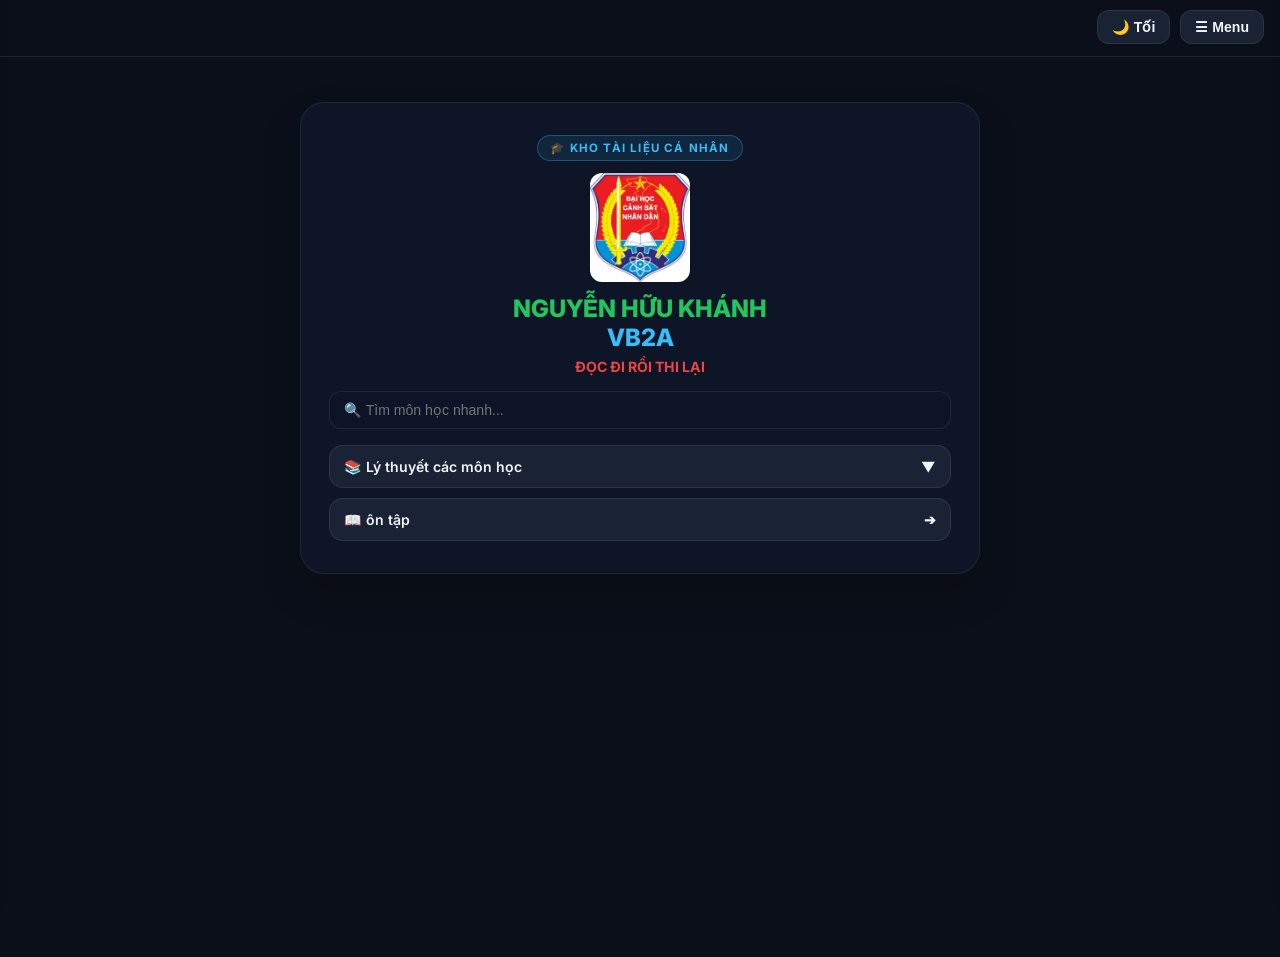
<file: index.html>
<!DOCTYPE html>
<html lang="vi">
<head>
<meta charset="UTF-8">
<meta name="viewport" content="width=device-width, initial-scale=1.0, maximum-scale=1.0, user-scalable=no, viewport-fit=cover">
<title>Kho học tập cá nhân</title>

<!-- FONT -->
<link rel="preconnect" href="https://fonts.googleapis.com">
<link rel="preconnect" href="https://fonts.gstatic.com" crossorigin>
<link href="https://fonts.googleapis.com/css2?family=Inter:wght@400;500;600;700;800&display=swap" rel="stylesheet">

<!-- CSS CHÍNH -->
<link rel="stylesheet" href="css/style.css">

<style>
/* THEME METRICS */
:root {
    --bg-color: #0b0f19;
    --card-bg: rgba(15,23,42,0.85);
    --text-primary: #f1f5f9;
    --text-secondary: #94a3b8;
    --accent-color: #38bdf8;
    --border-color: rgba(255,255,255,0.08);
    --pill-bg: rgba(30,41,59,0.8);
    --input-bg: rgba(15,23,42,0.6);
    --sidebar-bg: #0f172a;
    --danger-color: #ef4444;
    --max-content-width: 480px;
}

[data-theme="light"] {
    --bg-color: #f8fafc;
    --card-bg: rgba(255,255,255,0.9);
    --text-primary: #0f172a;
    --text-secondary: #64748b;
    --accent-color: #0284c7;
    --border-color: rgba(0,0,0,0.1);
    --pill-bg: rgba(241,245,249,0.9);
    --input-bg: #ffffff;
    --sidebar-bg: #ffffff;
}

/* BASE RESET & TOUCH OPTIMIZATION */
* {
    box-sizing: border-box;
    -webkit-tap-highlight-color: transparent;
}

body {
    margin: 0 !important;
    padding: 0 !important;
    min-height: 100vh !important;
    min-height: -webkit-fill-available;
    background: var(--bg-color) !important;
    color: var(--text-primary) !important;
    font-family: 'Inter', -apple-system, BlinkMacSystemFont, sans-serif !important;
    transition: background-color 0.3s ease, color 0.3s ease;
    touch-action: manipulation;
}

html {
    height: -webkit-fill-available;
}

.layout {
    background: transparent !important;
    padding-top: 10px;
    padding-bottom: env(safe-area-inset-bottom);
}

/* NAVBAR RESPONSIVE */
.top-navbar {
    display: flex;
    justify-content: flex-end;
    align-items: center;
    gap: 10px;
    padding: calc(10px + env(safe-area-inset-top)) 16px 12px 16px;
    background: var(--bg-color);
    position: sticky;
    top: 0;
    z-index: 99;
    border-bottom: 1px solid var(--border-color);
    backdrop-filter: blur(10px);
    -webkit-backdrop-filter: blur(10px);
}

.nav-btn {
    background: var(--pill-bg);
    border: 1px solid var(--border-color);
    color: var(--text-primary);
    padding: 8px 14px;
    border-radius: 12px;
    cursor: pointer;
    font-size: 0.88rem;
    font-weight: 600;
    display: flex;
    align-items: center;
    gap: 6px;
}

.nav-btn:active { transform: scale(0.95); }

/* SIDEBAR DANH MỤC (BÊN PHẢI) */
.sidebar {
    position: fixed;
    top: 0;
    right: -320px;
    left: auto !important;
    width: 290px;
    max-width: 85vw;
    height: 100vh;
    height: 100dvh;
    background: var(--sidebar-bg) !important;
    border-left: 1px solid var(--border-color);
    box-shadow: -10px 0 25px rgba(0,0,0,0.3);
    transition: transform 0.3s cubic-bezier(0.4, 0, 0.2, 1);
    z-index: 1000;
    padding: calc(15px + env(safe-area-inset-top)) 20px calc(15px + env(safe-area-inset-bottom)) 20px;
    overflow-y: auto;
}

.sidebar.active { transform: translateX(-320px) !important; }

/* SIDEBAR NOTE (BÊN TRÁI) */
.sidebar-note {
    position: fixed;
    top: 0;
    left: -320px;
    width: 290px;
    max-width: 85vw;
    height: 100vh;
    height: 100dvh;
    background: var(--sidebar-bg) !important;
    border-right: 1px solid var(--border-color);
    box-shadow: 10px 0 25px rgba(0,0,0,0.3);
    transition: transform 0.3s cubic-bezier(0.4, 0, 0.2, 1);
    z-index: 1000;
    padding: calc(15px + env(safe-area-inset-top)) 20px calc(15px + env(safe-area-inset-bottom)) 20px;
    display: flex;
    flex-direction: column;
}

.sidebar-note.active { transform: translateX(320px) !important; }

.sidebar-header {
    display: flex;
    justify-content: space-between;
    align-items: center;
    margin-bottom: 15px;
    padding-bottom: 10px;
    border-bottom: 1px solid var(--border-color);
}

.close-sidebar-btn {
    background: transparent;
    border: none;
    color: var(--text-primary);
    font-size: 1.4rem;
    cursor: pointer;
    padding: 4px 8px;
}

.sidebar ul { list-style: none; padding: 0; margin: 0; }

.sidebar li {
    padding: 12px 14px;
    margin-bottom: 8px;
    border-radius: 12px;
    background: var(--pill-bg);
    color: var(--text-primary);
    font-size: 0.9rem;
    font-weight: 600;
    cursor: pointer;
    border: 1px solid var(--border-color);
}

.sidebar li:active {
    background: var(--accent-color);
    color: #ffffff;
}

.sidebar-title {
    font-size: 0.75rem;
    font-weight: 700;
    color: var(--text-secondary);
    margin: 16px 0 8px 4px;
    text-transform: uppercase;
}

/* KHUNG GHI CHÚ (NOTE UI) */
.note-input-group {
    display: flex;
    flex-direction: column;
    gap: 8px;
    margin-bottom: 15px;
}

.note-textarea {
    width: 100%;
    height: 80px;
    padding: 10px;
    border-radius: 12px;
    border: 1px solid var(--border-color);
    background: var(--input-bg);
    color: var(--text-primary);
    font-family: inherit;
    font-size: 0.85rem;
    resize: none;
    outline: none;
}

.note-add-btn {
    background: var(--accent-color);
    color: #fff;
    border: none;
    padding: 10px;
    border-radius: 10px;
    font-weight: 700;
    cursor: pointer;
    font-size: 0.85rem;
}

.note-list {
    flex: 1;
    overflow-y: auto;
    display: flex;
    flex-direction: column;
    gap: 10px;
}

.note-item {
    background: var(--pill-bg);
    border: 1px solid var(--border-color);
    padding: 10px 12px;
    border-radius: 12px;
    font-size: 0.85rem;
    display: flex;
    flex-direction: column;
    gap: 6px;
    word-break: break-word;
}

.note-item-text { line-height: 1.4; }

.note-actions {
    display: flex;
    justify-content: flex-end;
    gap: 8px;
}

.note-btn-action {
    background: transparent;
    border: none;
    font-size: 0.8rem;
    cursor: pointer;
    color: var(--text-secondary);
}

.note-btn-action.delete { color: var(--danger-color); }

/* WELCOME RESPONSIVE DÀNH CHO CẢ PC VÀ MOBILE */
.welcome {
    background: var(--card-bg) !important;
    border: 1px solid var(--border-color) !important;
    padding: 24px 20px !important;
    border-radius: 24px !important;
    backdrop-filter: blur(12px) !important;
    -webkit-backdrop-filter: blur(12px) !important;
    text-align: center !important;
    max-width: var(--max-content-width) !important;
    width: 92% !important;
    box-shadow: 0 20px 40px rgba(0,0,0,0.15) !important;
    margin: 15px auto 30px auto !important;
}

.badge-tag {
    display: inline-block;
    padding: 5px 12px;
    font-size: 0.72rem;
    font-weight: 700;
    letter-spacing: 1.2px;
    color: var(--accent-color);
    background: rgba(56,189,248,0.1);
    border: 1px solid rgba(56,189,248,0.3);
    border-radius: 20px;
    margin-bottom: 12px;
    text-transform: uppercase;
}

.center-logo {
    width: 100px !important;
    height: auto !important;
    display: block !important;
    margin: 0 auto 12px auto !important;
    border-radius: 12px;
}

.welcome h1 {
    font-size: 1.25rem !important;
    font-weight: 800 !important;
    margin-bottom: 6px !important;
    color: var(--text-primary) !important;
}

.welcome h1 .highlight { color: var(--accent-color) !important; }

.welcome p {
    font-size: 0.88rem !important;
    color: var(--text-secondary) !important;
    margin: 4px 0 16px 0 !important;
}

/* SEARCH */
.search-box { position: relative; margin-bottom: 16px; }

.search-input {
    width: 100%;
    padding: 10px 14px;
    border-radius: 12px;
    border: 1px solid var(--border-color);
    background: var(--input-bg);
    color: var(--text-primary);
    font-size: 0.88rem;
    outline: none;
}

.search-results {
    position: absolute;
    top: 100%;
    left: 0;
    right: 0;
    background: var(--card-bg);
    border: 1px solid var(--border-color);
    border-radius: 12px;
    margin-top: 4px;
    max-height: 180px;
    overflow-y: auto;
    display: none;
    z-index: 50;
}

.search-item {
    padding: 10px 14px;
    text-align: left;
    font-size: 0.85rem;
    cursor: pointer;
    border-bottom: 1px solid var(--border-color);
}

/* SUBJECT */
.info-pills { display: flex; flex-direction: column; gap: 10px; }

.pill-btn {
    background: var(--pill-bg);
    border: 1px solid var(--border-color);
    padding: 12px 14px;
    border-radius: 14px;
    font-size: 0.88rem;
    font-weight: 600;
    color: var(--text-primary);
    display: flex;
    align-items: center;
    justify-content: space-between;
    cursor: pointer;
}

.subject-list {
    display: none;
    flex-direction: column;
    gap: 8px;
    margin-top: 6px;
}

.subject-item-wrapper { display: flex; align-items: center; gap: 6px; }

.subject-item {
    flex: 1;
    background: var(--pill-bg);
    border: 1px solid var(--border-color);
    padding: 10px 12px;
    border-radius: 10px;
    font-size: 0.85rem;
    color: var(--accent-color);
    text-align: left;
    cursor: pointer;
}

.star-btn {
    background: transparent;
    border: none;
    font-size: 1.1rem;
    cursor: pointer;
    padding: 4px 8px;
}

.section-block {
    text-align: left;
    margin-top: 14px;
    padding-top: 12px;
    border-top: 1px dashed var(--border-color);
}

.section-title {
    font-size: 0.78rem;
    font-weight: 700;
    color: var(--text-secondary);
    margin-bottom: 8px;
    text-transform: uppercase;
}

.recent-chip {
    display: inline-flex;
    align-items: center;
    gap: 6px;
    background: rgba(56,189,248,0.12);
    border: 1px solid rgba(56,189,248,0.3);
    color: var(--accent-color);
    padding: 6px 12px;
    border-radius: 20px;
    font-size: 0.82rem;
    font-weight: 600;
    cursor: pointer;
}

/* SUBJECT TOP BAR CÂN BẰNG TẤT CẢ MÀN HÌNH */
.subject-top-bar {
    display: flex !important;
    justify-content: space-between !important;
    align-items: center !important;
    max-width: var(--max-content-width) !important;
    width: 92% !important;
    margin: 10px auto 15px auto !important;
    gap: 10px !important;
}

.back-home, .btn-note-toggle {
    flex: 1 !important;
    margin: 0 !important;
    padding: 10px 12px !important;
    border-radius: 12px !important;
    border: 1px solid var(--border-color) !important;
    background: var(--pill-bg) !important;
    color: var(--text-primary) !important;
    font-weight: 600 !important;
    cursor: pointer !important;
    font-size: 0.85rem !important;
    text-align: center !important;
}

.btn-note-toggle {
    color: var(--accent-color) !important;
    font-weight: 700 !important;
}

.back-home:active, .btn-note-toggle:active { transform: scale(0.97); }

/* MEDIA QUERIES DÀNH CHO MÀN HÌNH MÁY TÍNH / TABLET */
@media (min-width: 768px) {
    :root {
        --max-content-width: 680px;
    }
    .welcome {
        padding: 32px 28px !important;
    }
    .welcome h1 {
        font-size: 1.5rem !important;
    }
}
</style>
</head>

<body>

<div class="top-navbar">
    <button class="nav-btn" onclick="toggleTheme()" id="theme-btn">🌙 Tối</button>
    <button class="nav-btn" onclick="toggleSidebar()">☰ Menu</button>
</div>

<div class="layout">
    <!-- SIDEBAR NOTE (BÊN TRÁI) -->
    <aside class="sidebar-note" id="sidebar-note">
        <div class="sidebar-header">
            <span style="font-weight:700;">📝 Ghi Chú Môn Học</span>
            <button class="close-sidebar-btn" onclick="closeNoteSidebar()">✕</button>
        </div>

        <div class="note-input-group">
            <textarea class="note-textarea" id="note-input" placeholder="Viết ghi chú mới ở đây..."></textarea>
            <button class="note-add-btn" id="note-save-btn" onclick="saveNewNote()">➕ Thêm Ghi Chú</button>
        </div>

        <div class="note-list" id="note-list-container"></div>
    </aside>

    <!-- SIDEBAR DANH MỤC (BÊN PHẢI) -->
    <aside class="sidebar" id="sidebar">
        <div class="sidebar-header">
            <span style="font-weight:700;">📚 Danh Mục</span>
            <button class="close-sidebar-btn" onclick="closeSidebar()">✕</button>
        </div>
        <ul>
            <li onclick="goHome()">🏠 Trang chủ</li>
            <div class="sidebar-title">🏫 Môn Học</div>
            <li onclick="openSubject('🧠 Tâm lý học', 'data/psychology.html')">🧠 Tâm lý học</li>
            <li onclick="openSubject('🇬🇧 Tiếng Anh', 'data/english.html')">🇬🇧 Tiếng Anh</li>
            <li onclick="openSubject('🇻🇳 Đường lối cách mạng', 'data/dlcm.html')">🇻🇳 Đường lối cách mạng</li>
            <li onclick="openSubject('🇻🇳 Lịch Sử Công An Nhân Dân', 'data/lscand.html')">🇻🇳 Lịch Sử CAND</li>
            <li onclick="openSubject('⚖️ Luật Hình Sự', 'data/luat.html')">⚖️ Luật Hình Sự</li>
            <div class="sidebar-title">📖 Ôn Tập</div>
            <li onclick="openSubject('📋 Ôn Tập Đường Lối Cách Mạng', 'data/ontapdlcm.html')">📋 Ôn Tập Đường Lối</li>
        </ul>
    </aside>

    <main id="content"></main>
</div>

<!-- LOAD APP.JS -->
<script src="js/app.js"></script>

<script>
const SUBJECTS = [
    { name: '🧠 Tâm lý học', url: 'data/psychology.html' },
    { name: '🇬🇧 Tiếng Anh', url: 'data/english.html' },
    { name: '🇻🇳 Đường lối cách mạng', url: 'data/dlcm.html' },
    { name: '🇻🇳 Lịch Sử Công An Nhân Dân', url: 'data/lscand.html' },
    { name: '⚖️ Luật Hình Sự', url: 'data/luat.html' },
    { name: '📋 Ôn Tập Đường Lối Cách Mạng', url: 'data/ontapdlcm.html' }
];

const HOME_HTML = `
<div class="welcome">
    <div class="badge-tag">🎓 KHO TÀI LIỆU CÁ NHÂN</div>
    <img src="logo.jpg" alt="Logo Đại Học Cảnh Sát Nhân Dân" class="center-logo">
    <h1> <span style="color: #22c55e;">NGUYỄN HỮU KHÁNH</span> <br><span class="highlight">VB2A</span></h1>
    <p> <span style="color: #ef4444; font-weight: 700;">ĐỌC ĐI RỒI THI LẠI</span> </p>

    <div class="search-box">
        <input type="text" class="search-input" id="search-input" placeholder="🔍 Tìm môn học nhanh..." oninput="handleSearch()">
        <div class="search-results" id="search-results"></div>
    </div>

    <div id="recent-container" class="section-block" style="display:none;">
        <div class="section-title">⏱️ Vừa xem gần đây</div>
        <div id="recent-chip-slot"></div>
    </div>

    <div id="fav-container" class="section-block" style="display:none;">
        <div class="section-title">⭐ Môn học yêu thích</div>
        <div id="fav-list-slot" style="display:flex; flex-direction:column; gap:6px;"></div>
    </div>

    <div class="info-pills" style="margin-top:14px;">
        <div class="pill-btn" onclick="toggleSubjects()">
            <span>📚 Lý thuyết các môn học</span>
            <span id="arrow-icon">▼</span>
        </div>
        <div class="subject-list" id="subject-container"></div>
        <div class="pill-btn" onclick="openSubject('📋 Ôn Tập Đường Lối Cách Mạng', 'data/ontapdlcm.html')">
            <span>📖 ôn tập</span>
            <span>➔</span>
        </div>
    </div>
</div>
`;

function toggleSidebar() {
    const sidebar = document.getElementById("sidebar");
    if (sidebar) sidebar.classList.toggle("active");
}

function closeSidebar() {
    const sidebar = document.getElementById("sidebar");
    if (sidebar) sidebar.classList.remove("active");
}

function toggleNoteSidebar() {
    const sidebarNote = document.getElementById("sidebar-note");
    if (sidebarNote) sidebarNote.classList.toggle("active");
}

function closeNoteSidebar() {
    const sidebarNote = document.getElementById("sidebar-note");
    if (sidebarNote) sidebarNote.classList.remove("active");
}

function goHome() {
    closeSidebar();
    closeNoteSidebar();
    cleanupStyles();
    sessionStorage.setItem("current_page", "home");
    const content = document.getElementById("content");
    if (content) content.innerHTML = HOME_HTML;
    renderSubjects();
    renderUserBlocks();
    window.scrollTo({ top: 0, behavior: "instant" });
}

function openSubject(name, url) {
    closeSidebar();
    closeNoteSidebar();
    sessionStorage.setItem("current_page", url);
    localStorage.setItem("recent_subject", JSON.stringify({ name: name, url: url }));
    loadPage(url);
}

function initTheme() {
    const savedTheme = localStorage.getItem("app_theme") || "dark";
    document.documentElement.setAttribute("data-theme", savedTheme);
    const themeBtn = document.getElementById("theme-btn");
    if (themeBtn) themeBtn.textContent = savedTheme === "dark" ? "🌙 Tối" : "☀️ Sáng";
}

function toggleTheme() {
    const currentTheme = document.documentElement.getAttribute("data-theme") || "dark";
    const newTheme = currentTheme === "dark" ? "light" : "dark";
    document.documentElement.setAttribute("data-theme", newTheme);
    localStorage.setItem("app_theme", newTheme);
    const themeBtn = document.getElementById("theme-btn");
    if (themeBtn) themeBtn.textContent = newTheme === "dark" ? "🌙 Tối" : "☀️ Sáng";
}

function getFavorites() {
    return JSON.parse(localStorage.getItem("fav_subjects") || "[]");
}

function toggleFavorite(url, event) {
    event.stopPropagation();
    let favs = getFavorites();
    if (favs.includes(url)) {
        favs = favs.filter(item => item !== url);
    } else {
        favs.push(url);
    }
    localStorage.setItem("fav_subjects", JSON.stringify(favs));
    renderSubjects();
    renderUserBlocks();
}

function renderSubjects() {
    const container = document.getElementById("subject-container");
    if (!container) return;
    const favs = getFavorites();
    container.innerHTML = SUBJECTS.map(sub => `
        <div class="subject-item-wrapper">
            <div class="subject-item" onclick="openSubject('${sub.name}', '${sub.url}')">${sub.name}</div>
            <button class="star-btn" onclick="toggleFavorite('${sub.url}', event)">
                ${favs.includes(sub.url) ? "⭐" : "☆"}
            </button>
        </div>
    `).join("");
}

function renderUserBlocks() {
    const recentData = JSON.parse(localStorage.getItem("recent_subject"));
    const recentBox = document.getElementById("recent-container");
    const recentSlot = document.getElementById("recent-chip-slot");

    if (recentData && recentBox && recentSlot) {
        recentBox.style.display = "block";
        recentSlot.innerHTML = `
            <div class="recent-chip" onclick="openSubject('${recentData.name}', '${recentData.url}')">
                📖 ${recentData.name} ➔
            </div>
        `;
    }

    const favs = getFavorites();
    const favBox = document.getElementById("fav-container");
    const favSlot = document.getElementById("fav-list-slot");

    if (favs.length > 0 && favBox && favSlot) {
        favBox.style.display = "block";
        const favSubjects = SUBJECTS.filter(subject => favs.includes(subject.url));
        favSlot.innerHTML = favSubjects.map(sub => `
            <div class="subject-item" onclick="openSubject('${sub.name}', '${sub.url}')">
                ⭐ ${sub.name}
            </div>
        `).join("");
    } else if (favBox) {
        favBox.style.display = "none";
    }
}

function handleSearch() {
    const input = document.getElementById("search-input");
    const resultsBox = document.getElementById("search-results");
    if (!input || !resultsBox) return;

    const query = input.value.toLowerCase().trim();
    if (!query) {
        resultsBox.style.display = "none";
        return;
    }

    const matched = SUBJECTS.filter(subject => subject.name.toLowerCase().includes(query));
    resultsBox.style.display = "block";

    if (matched.length > 0) {
        resultsBox.innerHTML = matched.map(sub => `
            <div class="search-item" onclick="openSubject('${sub.name}', '${sub.url}')">${sub.name}</div>
        `).join("");
    } else {
        resultsBox.innerHTML = `<div class="search-item" style="color: var(--text-secondary);">Không tìm thấy môn học</div>`;
    }
}

function toggleSubjects() {
    const list = document.getElementById("subject-container");
    const arrow = document.getElementById("arrow-icon");
    if (!list) return;

    if (list.style.display === "flex") {
        list.style.display = "none";
        if (arrow) arrow.textContent = "▼";
    } else {
        list.style.display = "flex";
        if (arrow) arrow.textContent = "▲";
    }
}
</script>
</body>
</html>
</file>
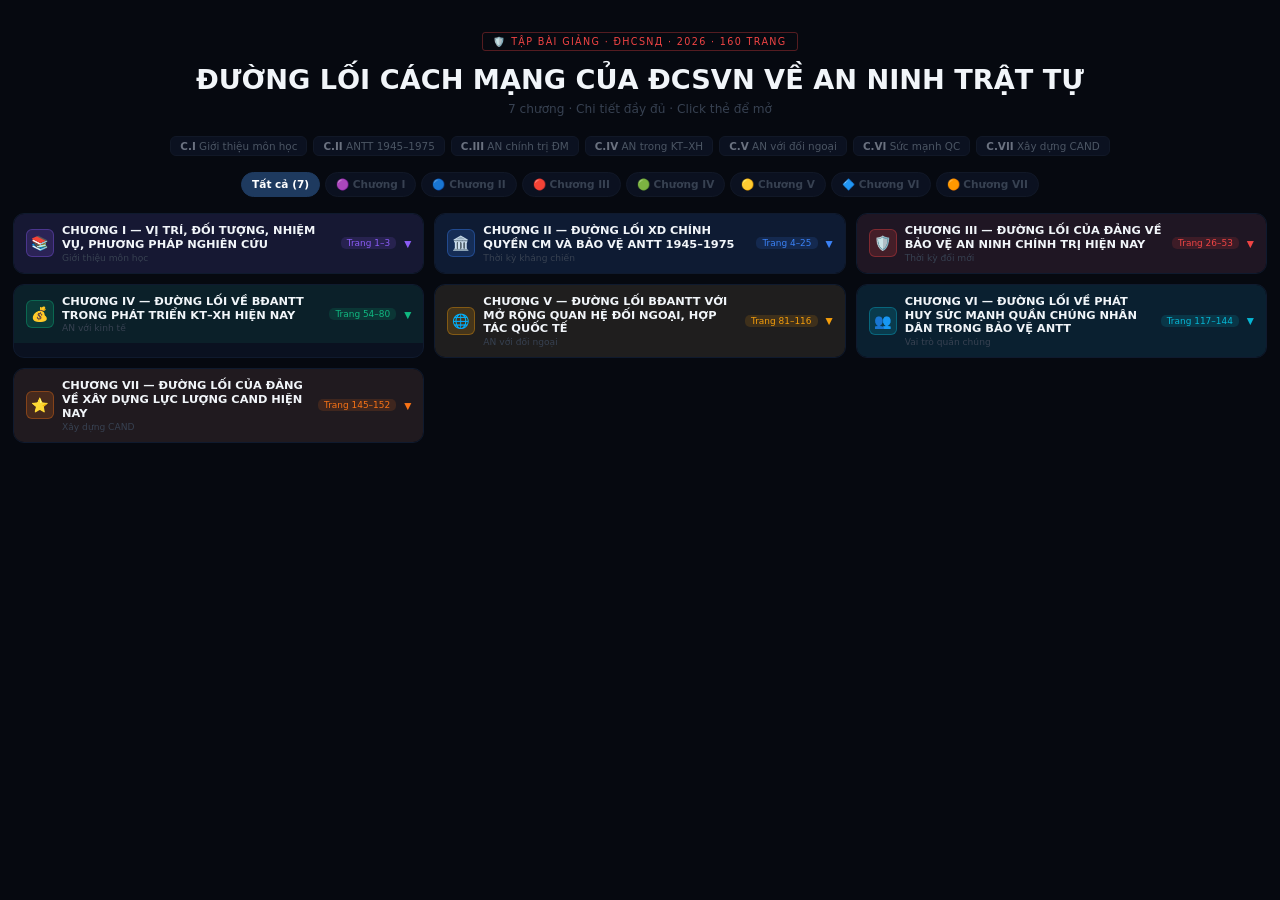
<file: data/dlcm.html>
<!DOCTYPE html>
<html lang="vi">
<head>
<meta charset="UTF-8">
<meta name="viewport" content="width=device-width, initial-scale=1.0">
<title>Mindmap Chi Tiết — ĐLCM về ANTT</title>
<style>
*{box-sizing:border-box;margin:0;padding:0}
body{font-family:'Segoe UI',system-ui,sans-serif;background:#060910;color:#e2e8f0;min-height:100vh}
.hdr{text-align:center;padding:30px 16px 10px}
.hdr-badge{display:inline-block;font-size:.6rem;letter-spacing:.14em;text-transform:uppercase;color:#ef4444;border:1px solid #ef444455;padding:3px 10px;border-radius:3px;margin-bottom:12px}
.hdr h1{font-size:clamp(1rem,2.8vw,1.7rem);font-weight:800;color:#f1f5f9;line-height:1.25}
.hdr p{color:#374151;font-size:.76rem;margin-top:5px}
.stats{display:flex;gap:6px;flex-wrap:wrap;justify-content:center;padding:10px 16px 16px}
.st{font-size:.65rem;color:#4b5563;background:#0b1120;border:1px solid #111827;border-radius:6px;padding:3px 9px}
.st b{color:#6b7280}
.tabs{display:flex;flex-wrap:wrap;gap:5px;justify-content:center;padding:0 14px 16px}
.tab{font-size:.66rem;font-weight:700;padding:5px 10px;border-radius:20px;border:1.5px solid #111827;background:#0b1120;color:#374151;cursor:pointer;transition:all .15s}
.tab:hover{color:#9ca3af;border-color:#1f2937}
.tab.on{color:#fff!important;background:var(--c)!important;border-color:var(--c)!important}
.grid{display:grid;grid-template-columns:repeat(auto-fill,minmax(310px,1fr));gap:10px;padding:0 13px 50px;max-width:1600px;margin:0 auto}
.card{background:#0a1120;border-radius:11px;border:1.5px solid #0f1a2e;overflow:hidden;transition:transform .14s,box-shadow .14s}
.card:hover{transform:translateY(-2px);box-shadow:0 6px 22px rgba(0,0,0,.6)}
.card.on{border-color:var(--ac)}
.chd{display:flex;align-items:center;gap:8px;padding:10px 12px;cursor:pointer;background:color-mix(in srgb,var(--ac) 9%,#0a1120);user-select:none}
.cico{width:28px;height:28px;border-radius:6px;background:color-mix(in srgb,var(--ac) 18%,transparent);border:1px solid color-mix(in srgb,var(--ac) 35%,transparent);display:flex;align-items:center;justify-content:center;font-size:.88rem;flex-shrink:0}
.cmeta{flex:1;min-width:0}
.cttl{font-size:.71rem;font-weight:800;color:#f1f5f9;line-height:1.22}
.csub{font-size:.57rem;color:#374151;margin-top:1px}
.cbg{font-size:.56rem;padding:1px 6px;border-radius:5px;background:color-mix(in srgb,var(--ac) 14%,transparent);color:var(--ac);flex-shrink:0;white-space:nowrap}
.carr{font-size:.58rem;color:var(--ac);flex-shrink:0;transition:transform .2s}
.card.on .carr{transform:rotate(180deg)}
.cbd{max-height:0;overflow:hidden;transition:max-height .4s ease}
.card.on .cbd{max-height:2000px;overflow-y:auto}
.cbd::-webkit-scrollbar{width:3px}
.cbd::-webkit-scrollbar-thumb{background:#111827}
.cbi{padding:10px 12px}
.sec{margin-bottom:9px}
.sec:last-child{margin-bottom:0}
.stt{font-size:.57rem;font-weight:800;text-transform:uppercase;letter-spacing:.08em;color:var(--ac);margin-bottom:3px;padding-bottom:3px;border-bottom:1px solid color-mix(in srgb,var(--ac) 16%,transparent);display:flex;align-items:center;gap:3px}
.stt::before{content:'';width:3px;height:3px;border-radius:50%;background:var(--ac);flex-shrink:0}
.ul{list-style:none;padding-left:5px;border-left:2px solid color-mix(in srgb,var(--ac) 28%,transparent)}
.ul li{font-size:.67rem;color:#4b6080;padding:2px 0 2px 7px;line-height:1.44;position:relative}
.ul li::before{content:'›';position:absolute;left:-1px;color:var(--ac);font-size:.7rem;top:2px}
.ul li b{color:#93b0cc;font-weight:600}
.ul li em{color:#3b82f6;font-style:normal}
.ul li u{text-decoration:none;color:#f59e0b}
.ul li s{color:#ef4444;text-decoration:none;font-size:.63rem;font-style:italic}
.sub{list-style:none!important;padding-left:9px!important;border-left:1px dashed color-mix(in srgb,var(--ac) 18%,transparent)!important;margin-top:1px}
.sub li{font-size:.63rem!important;color:#2d4a66!important;padding:1px 0 1px 6px!important}
.sub li::before{content:'·'!important;left:0!important;top:1px!important;font-size:.85rem!important}
.steps{}
.step{display:flex;gap:6px;margin-bottom:5px;align-items:flex-start}
.snum{min-width:16px;height:16px;border-radius:50%;background:var(--ac);display:flex;align-items:center;justify-content:center;font-size:.56rem;font-weight:800;color:#fff;flex-shrink:0;margin-top:1px}
.stxt{font-size:.66rem;color:#4b6080;line-height:1.38}
.stxt b{color:#93b0cc}
.cmp{display:grid;grid-template-columns:1fr 1fr;gap:5px;margin-top:3px}
.col h4{font-size:.58rem;font-weight:800;text-transform:uppercase;letter-spacing:.05em;color:var(--ac);margin-bottom:2px;padding-bottom:2px;border-bottom:1px solid color-mix(in srgb,var(--ac) 18%,transparent)}
.col ul{list-style:none;padding:0}
.col ul li{font-size:.63rem;color:#4b6080;padding:1.5px 0 1.5px 6px;position:relative;line-height:1.32}
.col ul li::before{content:'•';position:absolute;left:0;color:var(--ac);font-size:.5rem;top:4px}
.pills{display:flex;flex-direction:column;gap:3px;margin-top:3px}
.pill{display:flex;align-items:flex-start;gap:6px;padding:4px 7px;border-radius:4px;border:1px solid color-mix(in srgb,var(--ac) 18%,transparent);background:color-mix(in srgb,var(--ac) 5%,transparent)}
.pill-lbl{font-size:.58rem;font-weight:700;color:var(--ac);white-space:nowrap;min-width:70px;padding-top:1px;flex-shrink:0}
.pill-txt{font-size:.63rem;color:#4b6080;line-height:1.33}
hr.div{border:none;border-top:1px solid #0f1a2e;margin:6px 0}
.tag{display:inline-block;font-size:.57rem;padding:1px 5px;border-radius:3px;font-weight:700;margin:1px 2px;vertical-align:middle}
.hidden{display:none!important}
</style>
</head>
<body>
<div class="hdr">
  <div class="hdr-badge">🛡️ Tập bài giảng · ĐHCSNД · 2026 · 160 trang</div>
  <h1>ĐƯỜNG LỐI CÁCH MẠNG CỦA ĐCSVN VỀ AN NINH TRẬT TỰ</h1>
  <p>7 chương · Chi tiết đầy đủ · Click thẻ để mở</p>
</div>
<div class="stats">
  <div class="st"><b>C.I</b> Giới thiệu môn học</div>
  <div class="st"><b>C.II</b> ANTT 1945–1975</div>
  <div class="st"><b>C.III</b> AN chính trị ĐM</div>
  <div class="st"><b>C.IV</b> AN trong KT–XH</div>
  <div class="st"><b>C.V</b> AN với đối ngoại</div>
  <div class="st"><b>C.VI</b> Sức mạnh QC</div>
  <div class="st"><b>C.VII</b> Xây dựng CAND</div>
</div>
<div class="tabs">
  <div class="tab on" data-f="all" style="--c:#1e3a5f">Tất cả (7)</div>
  <div class="tab" data-f="c1" style="--c:#8b5cf6">🟣 Chương I</div>
  <div class="tab" data-f="c2" style="--c:#3b82f6">🔵 Chương II</div>
  <div class="tab" data-f="c3" style="--c:#ef4444">🔴 Chương III</div>
  <div class="tab" data-f="c4" style="--c:#10b981">🟢 Chương IV</div>
  <div class="tab" data-f="c5" style="--c:#f59e0b">🟡 Chương V</div>
  <div class="tab" data-f="c6" style="--c:#06b6d4">🔷 Chương VI</div>
  <div class="tab" data-f="c7" style="--c:#f97316">🟠 Chương VII</div>
</div>
<div class="grid" id="grid"></div>
<script>
const DATA=[
{id:'c1',ac:'#8b5cf6',ico:'📚',bg:'Trang 1–3',
title:'CHƯƠNG I — VỊ TRÍ, ĐỐI TƯỢNG, NHIỆM VỤ, PHƯƠNG PHÁP NGHIÊN CỨU',sub:'Giới thiệu môn học',
html:`
<div class="sec"><div class="stt">I. Vị trí môn học</div><ul class="ul">
<li>Thuộc nhóm <b>môn lý luận chính trị</b> trong chương trình đào tạo Văn bằng 2 CAND</li>
<li>Nghiên cứu sự vận dụng <b>chủ nghĩa Mác–Lênin</b> vào thực tiễn bảo vệ chính quyền CM và Tổ quốc XHCN</li>
<li>Nâng cao nhận thức về <b>vai trò lãnh đạo của Đảng</b> đối với BVANCQ, TTATXH</li>
<li>Trang bị kiến thức về quá trình Đảng lãnh đạo ANTT qua <b>4 giai đoạn lớn</b>:
  <ul class="sub">
    <li>Kháng chiến bảo vệ chính quyền CM (1945–1975)</li>
    <li>Bảo vệ ANCT trong thời kỳ đổi mới</li>
    <li>BĐANTT trong phát triển KT–XH, đối ngoại</li>
    <li>Phát huy QC và xây dựng CAND</li>
  </ul>
</li>
<li>Giúp CBCS <b>nắm bắt tình hình, dự báo xu hướng</b> về chính trị, kinh tế, văn hóa, xã hội, đối ngoại</li>
<li>Củng cố niềm tin vào Đảng; nâng cao <b>đạo đức CM, kỷ luật, tác phong</b> công tác</li>
<li>Tạo nền tảng để tham mưu Đảng lãnh đạo <b>quản lý nhà nước về ANTT</b></li>
</ul></div>
<div class="sec"><div class="stt">II. Đối tượng nghiên cứu</div><ul class="ul">
<li><b>Đối tượng chủ yếu:</b> Hệ thống quan điểm, chủ trương, chính sách của Đảng về BVANCQ và TTATXH <em>từ 1945 đến nay</em></li>
<li>Đường lối ANTT = <b>"hệ thống quan điểm về mục tiêu, phương hướng, nhiệm vụ và giải pháp"</b></li>
<li>Thể hiện qua <b>nghị quyết, cương lĩnh</b> của Đảng qua các kỳ Đại hội</li>
<li>Đảng CSVN ra đời 3/2/1930 → lãnh đạo giành chính quyền 19/8/1945 → lãnh đạo BVAN đến nay</li>
</ul></div>
<div class="sec"><div class="stt">II. Nhiệm vụ nghiên cứu</div><ul class="ul">
<li><b>NV1:</b> Làm rõ quá trình hình thành, bổ sung, phát triển đường lối ANTT từ 1945 đến nay</li>
<li><b>NV2:</b> Làm rõ kết quả thực hiện đường lối CM của Đảng về ANTT trong tiến trình CM VN</li>
<li><b>NV3:</b> Làm rõ đặc biệt đường lối <em>BĐANTT để phát triển KT–XH, vận động QC, xây dựng CAND thời đổi mới</em></li>
<li><b>Với giảng viên:</b> Nghiên cứu đầy đủ nghị quyết, chỉ thị; cập nhật hệ thống đường lối; gắn lý luận với thực tiễn</li>
<li><b>Với người học:</b> Nắm nội dung cơ bản để lý giải vấn đề thực tiễn; đóng góp ý kiến cho Đảng về ANTT</li>
</ul></div>
<div class="sec"><div class="stt">III. Phương pháp nghiên cứu</div><ul class="ul">
<li><b>Cơ sở phương pháp luận:</b> Thế giới quan, phương pháp luận khoa học của <em>chủ nghĩa Mác–Lênin</em></li>
<li>Kết hợp quan điểm có ý nghĩa phương pháp luận của <b>Chủ tịch Hồ Chí Minh</b> và Đảng</li>
<li><b>Phương pháp chủ yếu:</b> Lịch sử và Logic — đặc trưng của khoa học Lịch sử Đảng</li>
<li><b>Phương pháp bổ trợ:</b> Phân tích, tổng hợp, so sánh — áp dụng linh hoạt theo từng nội dung</li>
<li>Nguyên tắc: <u>Gắn lý luận với thực tiễn</u> xuyên suốt quá trình giảng dạy và nghiên cứu</li>
</ul></div>
`},

{id:'c2',ac:'#3b82f6',ico:'🏛️',bg:'Trang 4–25',
title:'CHƯƠNG II — ĐƯỜNG LỐI XD CHÍNH QUYỀN CM VÀ BẢO VỆ ANTT 1945–1975',sub:'Thời kỳ kháng chiến',
html:`
<div class="sec"><div class="stt">I.1. Hoàn cảnh 1945–1946 — Thù trong giặc ngoài</div><ul class="ul">
<li><b>Ngoài nước:</b> ~20 vạn quân Tưởng Giới Thạch kéo vào từ vĩ tuyến 16 (giải giáp Nhật); tay sai "Việt quốc", "Việt cách" theo sau</li>
<li><b>Trong nước:</b> ~6 vạn quân Nhật chờ giải giáp; quân Pháp mưu toan tái chiếm; chưa nước nào công nhận ngoại giao</li>
<li><b>Kinh tế:</b> Nạn đói chưa khắc phục; ruộng hoang; công nghiệp đình đốn; tài chính cạn kiệt</li>
<li><b>Xã hội:</b> 95% dân số mù chữ; tệ nạn xã hội nặng nề từ chế độ cũ</li>
<li><b>Quân sự:</b> LLVT chưa chính quy, trang bị thô sơ</li>
</ul></div>
<div class="sec"><div class="stt">I.1. Chủ trương của Đảng 1945–1946 (Chỉ thị KCKQ 25/11/1945)</div><ul class="ul">
<li><b>Chiến lược:</b> Kẻ thù chính = <em>"thực dân Pháp xâm lược, phải tập trung ngọn lửa đấu tranh vào chúng"</em></li>
<li><b>4 nhiệm vụ cấp bách:</b> <u>Củng cố chính quyền – Chống Pháp xâm lược – Bài trừ nội phản – Cải thiện đời sống nhân dân</u></li>
<li><b>Biện pháp chính trị:</b> Bầu cử Quốc hội (6/1/1946), thành lập Chính phủ chính thức, ban hành Hiến pháp dân chủ nhân dân</li>
<li><b>Biện pháp quân sự:</b> Động viên toàn dân kháng chiến lâu dài; tổ chức tự vệ tại khu phố, thôn xã</li>
<li><b>Biện pháp kinh tế:</b> Khôi phục nông nghiệp, công nghiệp; phát hành giấy bạc "Cụ Hồ" (11/1946)</li>
<li><b>Biện pháp AN:</b> Trừng trị bọn phản quốc, chia rẽ, đầu cơ tích trữ, lạm quyền nhiễu dân</li>
<li><b>Đề phòng:</b> Bọn tay sai Pháp chui vào Đảng phá hoại; bọc lộ thủ đoạn hại nước của Tưởng, Nhật, Việt gian</li>
<li><b>Kết quả:</b> Xây dựng nền móng chế độ dân chủ nhân dân; Quốc hội, HĐND, Hiến pháp, CAND, Vệ quốc đoàn được thiết lập</li>
<li><b>Văn hóa:</b> Diệt dốt, bình dân học vụ → cuối 1946 thêm 2,5 triệu người biết đọc biết viết</li>
</ul></div>
<div class="sec"><div class="stt">I.2. Kháng chiến chống Pháp 1946–1954</div><ul class="ul">
<li><b>19/12/1946:</b> Pháp gửi tối hậu thư đòi tước vũ khí tự vệ HN → Hội nghị Vạn Phúc → phát động Toàn quốc kháng chiến</li>
<li><b>Lời kêu gọi của Bác:</b> <em>"Bất kỳ đàn ông, đàn bà... hễ là người Việt Nam thì phải đứng lên đánh thực dân Pháp"</em></li>
<li><b>Đường lối 4 toàn:</b> <u>Toàn dân – Toàn diện – Trường kỳ – Tự lực cánh sinh</u> (Trường Chinh — "Kháng chiến nhất định thắng lợi" 1947)</li>
<li><b>Mục đích:</b> Đánh đuổi Pháp, giành thống nhất và độc lập</li>
<li><b>Về chính trị:</b> Đoàn kết toàn dân; lập Liên Việt (MTTQ); kết hợp đánh giặc – trừ gian; lương giáo đoàn kết</li>
<li><b>Về quân sự:</b> Vũ trang toàn dân; du kích chiến → vận động chiến; vừa đánh vừa tuyển quân, đào tạo cán bộ</li>
<li><b>Về kinh tế:</b> Tiêu thổ kháng chiến; kinh tế tự cung tự túc; phát triển nông nghiệp và công nghiệp QP</li>
<li><b>Về văn hóa:</b> Xóa bỏ văn hóa thực dân; xây dựng văn hóa <em>dân tộc – khoa học – đại chúng</em></li>
<li><b>Về ngoại giao:</b> Thêm bạn bớt thù; liên hiệp dân tộc Pháp tiến bộ, chống phản động thực dân Pháp</li>
<li><b>Đại hội II (2/1951):</b> Đảng ra hoạt động công khai; đường lối CM dân tộc dân chủ nhân dân; 3 giai đoạn tiến lên CNXH</li>
<li><b>Cải cách ruộng đất (1953):</b> HN TW 4 và 5 → thực hiện người cày có ruộng → tăng sức kháng chiến</li>
<li><b>Chiến thắng Điện Biên Phủ 7/5/1954:</b> <em>"Lần đầu tiên trong lịch sử, một nước thuộc địa nhỏ yếu đã đánh thắng một nước thực dân hùng mạnh" — HCM</em></li>
<li><b>Hiệp định Genève 20/7/1954:</b> Chấm dứt chiến tranh ĐD; miền Bắc hoàn toàn giải phóng</li>
</ul></div>
<div class="sec"><div class="stt">I.2. Bài học kinh nghiệm kháng chiến chống Pháp</div>
<div class="pills">
  <div class="pill"><span class="pill-lbl">BL 1</span><span class="pill-txt">Đề ra đường lối đúng đắn và quán triệt sâu sắc cho toàn Đảng, toàn quân, toàn dân</span></div>
  <div class="pill"><span class="pill-lbl">BL 2</span><span class="pill-txt">Kết hợp chống đế quốc với chống phong kiến và xây dựng chế độ dân chủ nhân dân</span></div>
  <div class="pill"><span class="pill-lbl">BL 3</span><span class="pill-txt">Vừa kháng chiến vừa xây dựng chế độ mới — xây dựng hậu phương ngày càng vững mạnh</span></div>
  <div class="pill"><span class="pill-lbl">BL 4</span><span class="pill-txt">Kết hợp đấu tranh quân sự với đấu tranh ngoại giao, tìm phương pháp chiến đấu sáng tạo</span></div>
  <div class="pill"><span class="pill-lbl">BL 5</span><span class="pill-txt">Tăng cường xây dựng Đảng, nâng cao sức chiến đấu và năng lực lãnh đạo trong chiến tranh</span></div>
</div></div>
<div class="sec"><div class="stt">II.1. Đường lối 1954–1964 — Hai nhiệm vụ chiến lược</div><ul class="ul">
<li><b>HN TW 7 và 8 (1955):</b> Củng cố miền Bắc + giữ vững đấu tranh miền Nam</li>
<li><b>HN TW 13 (12/1957):</b> <em>"Củng cố miền Bắc tiến dần lên CNXH; tiếp tục đấu tranh thống nhất bằng phương pháp hòa bình"</em></li>
<li><b>NQ 15 (1959):</b> Cách mạng miền Nam = <u>giải phóng khỏi ách đế quốc–phong kiến, thực hiện độc lập dân tộc, người cày có ruộng</u></li>
<li><b>Đại hội III (9/1960):</b> Hoàn chỉnh đường lối chiến lược chung: MB là hậu phương lớn – MN là tiền tuyến lớn</li>
<li><b>MB quyết định nhất</b> đối với toàn bộ CM VN; <b>MN quyết định trực tiếp</b> giải phóng miền Nam</li>
<li>Kiên trì con đường hòa bình thống nhất theo tinh thần Hiệp định Genève</li>
</ul></div>
<div class="sec"><div class="stt">II.2. Đường lối 1965–1975 — Chống Mỹ cứu nước</div><ul class="ul">
<li><b>Bối cảnh:</b> Mỹ chuyển sang "Chiến tranh cục bộ" (1965) — ồ ạt đưa quân Mỹ và chư hầu vào MN</li>
<li><b>HN TW 11 và 12 (3–12/1965):</b> Phát động kháng chiến chống Mỹ trên cả nước</li>
<li><b>Quyết tâm chiến lược:</b> <em>"Quyết tâm đánh thắng giặc Mỹ xâm lược... kiên quyết đánh bại trong bất kỳ tình huống nào"</em></li>
<li><b>Phương châm MN:</b> Giữ vững và phát triển thế tiến công; ba mũi giáp công (quân sự–chính trị–binh vận)</li>
<li><b>Phương châm MB:</b> Chuyển hướng KT–QP; chống chiến tranh phá hoại; chi viện tối đa cho MN</li>
<li><b>"Điện Biên Phủ trên không" (12/1972):</b> Đánh thắng chiến lược không kích B-52 của Mỹ tại Hà Nội</li>
<li><b>Đại thắng Mùa Xuân 30/4/1975:</b> Chiến dịch HCM lịch sử → Thống nhất đất nước</li>
</ul></div>
<div class="sec"><div class="stt">II.3. Ý nghĩa lịch sử và bài học</div><ul class="ul">
<li>Kết thúc <b>30 năm chiến tranh CM (1945–1975)</b>; 115 năm chống đế quốc thực dân phương Tây</li>
<li>Mở kỷ nguyên mới: <em>cả nước hòa bình, thống nhất, cùng một nhiệm vụ chiến lược đi lên CNXH</em></li>
<li>ĐH IV (12/1976): <em>"trang chói lọi nhất... biểu tượng sáng ngời của CNAH cách mạng... chiến công vĩ đại của thế kỷ XX"</em></li>
<li><b>BL 1:</b> Giương cao ngọn cờ độc lập dân tộc và CNXH, huy động sức mạnh toàn dân</li>
<li><b>BL 2:</b> Tin tưởng sức mạnh dân tộc, tư tưởng tiến công, quyết thắng Mỹ</li>
<li><b>BL 3:</b> Chiến tranh nhân dân — tìm phương pháp chiến đấu đúng đắn, sáng tạo, linh hoạt</li>
<li><b>BL 4:</b> Tổ chức thực hiện giỏi, năng động, sáng tạo ở các cấp bộ Đảng</li>
<li><b>BL 5:</b> Xây dựng Đảng vững mạnh; liên minh Đông Dương; tranh thủ đồng tình quốc tế</li>
</ul></div>
`},

{id:'c3',ac:'#ef4444',ico:'🛡️',bg:'Trang 26–53',
title:'CHƯƠNG III — ĐƯỜNG LỐI CỦA ĐẢNG VỀ BẢO VỆ AN NINH CHÍNH TRỊ HIỆN NAY',sub:'Thời kỳ đổi mới',
html:`
<div class="sec"><div class="stt">I.1. Tác động của tình hình quốc tế</div><ul class="ul">
<li><b>CNXH Đông Âu sụp đổ (1989–1991):</b> So sánh lực lượng bất lợi cho CM; gây tâm lý hoang mang trong một bộ phận cán bộ đảng viên</li>
<li><b>Nguyên nhân thất bại của ĐCS Đông Âu:</b> <em>Tự đánh mất bản lĩnh giai cấp, tự tha hóa chính trị, chủ quan mơ hồ, thỏa hiệp vô nguyên tắc với lực lượng chống CNXH</em></li>
<li><b>Chủ nghĩa đế quốc đẩy mạnh:</b> "Diễn biến hòa bình" bằng bài dân chủ, nhân quyền, tôn giáo; bạo loạn lật đổ</li>
<li><b>Mỹ:</b> "kẻ thù cơ bản, lâu dài, nguy hiểm trước mắt" (NQ 03-NQ/HNTW 1992); Việt Nam = <u>trọng điểm đánh phá</u></li>
<li>Việt kiều phản động được đế quốc tài trợ để chống phá Việt Nam quyết liệt</li>
</ul></div>
<div class="sec"><div class="stt">I.1. Tác động của tình hình trong nước</div><ul class="ul">
<li><b>Tích cực:</b> ĐH VI (1986) khởi xướng đổi mới → kinh tế hàng hóa nhiều TP; mở cửa hội nhập; dân chủ hóa</li>
<li><b>Thách thức:</b> Cơ chế quản lý chưa đồng bộ → sơ hở; buông lỏng ở một số mặt; bị thế lực thù địch lợi dụng</li>
<li><b>Nông thôn:</b> Mâu thuẫn nội bộ, cán bộ tham nhũng → khiếu kiện tập thể, gây rối TTAN (1989: 811 vụ toàn quốc)</li>
<li><b>Nguy cơ lớn:</b> Quan liêu, tham nhũng, tiêu cực trong bộ máy Đảng, Nhà nước, DNQD → <s>"quốc nạn"</s></li>
<li>Phản động trong nước tích cực chuyển hướng phối hợp với kế hoạch DBHB, gây bạo loạn lật đổ từ bên ngoài</li>
</ul></div>
<div class="sec"><div class="stt">I.2. Quan điểm cơ bản qua các Đại hội Đảng</div><ul class="ul">
<li><b>ĐH VI (1986):</b> Trên mặt trận ANCT đang diễn ra cuộc đấu tranh gay gắt giữa CM và phản CM; <em>BVANCT là bộ phận quan trọng trong chiến lược</em></li>
<li><b>ĐH VII (6/1991):</b> <em>"Giữ vững ổn định chính trị là nhân tố hàng đầu để thực hiện đổi mới có kết quả"</em></li>
<li><b>NQ 03-NQ/HNTW (29/6/1992):</b> Lần đầu TBT chính thức đánh giá toàn diện về chống DBHB; xác định mục tiêu, phương thức, nội dung đấu tranh BVANCT trong điều kiện mới</li>
<li><b>Nội dung NQ 03:</b>
  <ul class="sub">
    <li>Bảo vệ độc lập, chủ quyền, toàn vẹn lãnh thổ, chế độ XHCN, nhân dân, Đảng</li>
    <li>"Đánh bại âm mưu DBHB, chủ động loại trừ bạo loạn lật đổ, sẵn sàng đánh bại các âm mưu khác"</li>
    <li>Đề cao cảnh giác CM; giữ vững ổn định chính trị; xây dựng nền ANNД kết hợp thế trận ANNД</li>
    <li>Lấy sử dụng biện pháp chính trị là chủ yếu; CAND là nòng cốt phối hợp bộ đội địa phương và DQDV</li>
  </ul>
</li>
<li><b>Nguyên tắc xử lý:</b> Phân biệt mâu thuẫn nội bộ nhân dân; tách kẻ chống đối khỏi quần chúng bị kích động; cô lập bọn đầu sỏ ngoan cố</li>
</ul></div>
<div class="sec"><div class="stt">II. Đảng lãnh đạo bảo vệ AN chính trị — Các lĩnh vực</div><ul class="ul">
<li><b>Kết hợp chiến lược thống nhất:</b> Phát triển KT–XH + BVAN; quốc phòng toàn dân + thế trận ANNД; sức mạnh tổng hợp cả hệ thống chính trị</li>
<li><b>Tư tưởng cơ bản:</b> <em>"Phát động sâu rộng phong trào quần chúng BVANTQ, xây dựng các tuyến và địa bàn an toàn"</em></li>
<li><b>Biện pháp:</b> Đồng bộ các BP đấu tranh CA; kết hợp phòng ngừa với tấn công; <u>lấy phòng ngừa là cơ bản</u></li>
<li><b>Kết hợp:</b> Nghiêm trị với khoan hồng; trấn áp với giáo dục cải tạo; nêu cao cảnh giác</li>
<li><b>CAND:</b> Là <em>"lực lượng xung kích, nòng cốt"</em>; được củng cố về chính trị–tư tưởng–tổ chức; phục vụ nhân dân và KT–XH</li>
<li><b>AN nội bộ chính trị:</b> Phòng ngừa nội gián, phản động chui vào Đảng, chính quyền; bảo vệ bí mật nhà nước</li>
<li><b>AN tư tưởng:</b> Bảo vệ trận địa tư tưởng XHCN; chống xâm lăng văn hóa; chống suy thoái, "tự diễn biến", "tự chuyển hóa"</li>
<li><b>AN tôn giáo, dân tộc:</b> <em>"Nghiêm cấm và ngăn chặn mọi hành vi lợi dụng tôn giáo phá hoại độc lập và đoàn kết dân tộc"</em></li>
<li><b>Chỉ đạo từ Trung ương đến địa phương:</b> Ban ngành, cấp ủy, chính quyền đều có trách nhiệm BVAN</li>
</ul></div>
<div class="sec"><div class="stt">III. Thành công và kinh nghiệm của Đảng</div>
<div class="pills">
  <div class="pill"><span class="pill-lbl">TC 1</span><span class="pill-txt">Giữ vững ổn định chính trị qua 30+ năm đổi mới — tạo môi trường cho phát triển KT–XH</span></div>
  <div class="pill"><span class="pill-lbl">TC 2</span><span class="pill-txt">Kịp thời nhận thức nguyên nhân thất bại của CNXH Đông Âu, không để VN rơi vào vết xe đổ</span></div>
  <div class="pill"><span class="pill-lbl">TC 3</span><span class="pill-txt">Xây dựng hệ thống tư duy mới về ANCT phù hợp với điều kiện đổi mới và hội nhập</span></div>
  <div class="pill"><span class="pill-lbl">TC 4</span><span class="pill-txt">Triệt phá nhiều tổ chức phản động, làm thất bại nhiều âm mưu DBHB, bạo loạn lật đổ</span></div>
  <div class="pill"><span class="pill-lbl">KN 1</span><span class="pill-txt">Đặt nhiệm vụ BVTQ trong tổng thể hai nhiệm vụ chiến lược xây dựng và bảo vệ đất nước</span></div>
  <div class="pill"><span class="pill-lbl">KN 2</span><span class="pill-txt">Kết hợp chặt chẽ QP–AN; phát huy sức mạnh toàn dân dưới sự lãnh đạo của Đảng</span></div>
  <div class="pill"><span class="pill-lbl">KN 3</span><span class="pill-txt">Xây dựng CAND trong sạch vững mạnh, lấy phòng ngừa là cơ bản, CAND là nòng cốt</span></div>
  <div class="pill"><span class="pill-lbl">KN 4</span><span class="pill-txt">Phân biệt đúng đắn đối tượng, đối tác; sử dụng biện pháp tổng hợp phù hợp với từng tình huống</span></div>
</div></div>
`},

{id:'c4',ac:'#10b981',ico:'💰',bg:'Trang 54–80',
title:'CHƯƠNG IV — ĐƯỜNG LỐI VỀ BĐANTT TRONG PHÁT TRIỂN KT–XH HIỆN NAY',sub:'AN với kinh tế',
html:`
<div class="sec"><div class="stt">I.1. Quan hệ biện chứng — ANTT phản ánh 2 nhiệm vụ chiến lược</div><ul class="ul">
<li>Hai nhiệm vụ chiến lược của CM VN: <b>Xây dựng CNXH</b> và <b>Bảo vệ Tổ quốc XHCN</b></li>
<li>Kết hợp BĐANTT với phát triển KT–XH phản ánh <em>mối quan hệ biện chứng giữa xây dựng và bảo vệ</em></li>
<li><b>NQ 28-NQ/TW (2013) — "Chiến lược BVTQ trong tình hình mới":</b> Kết hợp chặt chẽ phát triển KT với BĐQP–AN trong các dự án lớn, quy hoạch vùng, ngành; ưu tiên "công nghiệp cơ bản" tạo nền tảng cho CNQP–AN</li>
<li><b>ĐH XI:</b> <em>"Bảo vệ Tổ quốc XHCN là bảo vệ vững chắc độc lập, chủ quyền, thống nhất, toàn vẹn lãnh thổ, bảo vệ ANCQ, TTATXH và nền văn hóa; bảo vệ Đảng, Nhà nước, nhân dân và chế độ XHCN"</em></li>
</ul></div>
<div class="sec"><div class="stt">I.2. ANTT vừa là điều kiện vừa là nội dung của phát triển KT–XH</div><ul class="ul">
<li><b>AN → KT:</b> ANCQ và TTATXH tạo <em>môi trường hòa bình ổn định</em>, điều kiện quốc tế và trong nước thuận lợi để đẩy mạnh CNH–HĐH</li>
<li><b>KT → AN:</b> CNH–HĐH tạo <em>cơ sở vật chất–kỹ thuật</em> cho xây dựng nền ANCQ, TTATXH hiện đại, CAND chính quy tinh nhuệ hiện đại</li>
<li><b>TTATXH:</b> Là hệ thống các quan hệ XH được điều chỉnh bởi pháp luật và chuẩn mực đạo đức, thuần phong mỹ tục</li>
<li><b>Công thức:</b> <u>Xây dựng là gốc của bảo vệ; bảo vệ là điều kiện của xây dựng</u></li>
<li>Coi nhẹ hoặc tách rời một trong hai nhiệm vụ → <s>cả hai đều không thể thực hiện được mục tiêu đã định</s></li>
</ul></div>
<div class="sec"><div class="stt">I.3. BĐANTT là nhiệm vụ trọng yếu thường xuyên của toàn dân</div><ul class="ul">
<li>Bác Hồ dặn: <em>"Còn chủ nghĩa đế quốc, còn giai cấp bóc lột là còn phá hoại. Công việc của công an phải thường xuyên, không phải có từng đợt, từng lúc"</em></li>
<li><b>ĐH IX:</b> <em>"Tăng cường quốc phòng, an ninh là nhiệm vụ trọng yếu, thường xuyên của Đảng, Nhà nước và toàn dân, trong đó QĐND và CAND là lực lượng nòng cốt"</em></li>
<li><b>Điều 64 Hiến pháp 2013:</b> <em>"Bảo vệ Tổ quốc Việt Nam XHCN là sự nghiệp của toàn dân"</em>; cơ quan, tổ chức, công dân phải thực hiện đầy đủ nhiệm vụ QP và AN</li>
<li><b>ĐH XIII:</b> Quán triệt sâu sắc QP–AN là nhiệm vụ trọng yếu thường xuyên; <em>"bảo vệ Tổ quốc từ sớm, từ xa, từ khi nước chưa nguy"</em></li>
<li>ANTT hiện nay bao gồm cả <b>AN phi truyền thống:</b> AN mạng, AN kinh tế, AN môi trường, AN năng lượng, AN nguồn nước...</li>
</ul></div>
<div class="sec"><div class="stt">II. Chủ trương xuyên suốt — Kết hợp BĐANTT và phát triển KT–XH</div><ul class="ul">
<li><b>Trước đổi mới:</b> "Kết hợp kinh tế với QP và QP với kinh tế" — kinh tế khép kín, QP–AN chuyên môn hóa cao, chống vũ trang</li>
<li><b>Thời kỳ đổi mới:</b> Kinh tế "mở", hội nhập → kết hợp KT–QP–AN theo nghĩa rộng; QP–AN chống cả thù trong giặc ngoài bằng biện pháp <em>tổng hợp</em> (vận động QC, pháp luật, ngoại giao, kinh tế, KHKT, nghiệp vụ, vũ trang)</li>
<li><b>NQ HN TW 8 (Khóa IX):</b> Kết hợp phát triển KT–XH gắn với BĐQP–AN trong các dự án lớn và địa bàn chiến lược</li>
<li><b>NQ ĐH IX:</b> Kết hợp sức mạnh <em>dân tộc với sức mạnh thời đại</em>; LLQP với thế trận ANNД; KT với QP–AN; QP–AN với hoạt động đối ngoại</li>
</ul></div>
<div class="sec"><div class="stt">II. Chủ trương trên các lĩnh vực cụ thể</div><ul class="ul">
<li><b>AN kinh tế:</b> Phòng chống tội phạm kinh tế, tham nhũng, buôn lậu, gian lận thương mại, rửa tiền</li>
<li><b>AN nông thôn:</b> Giải quyết ổn thỏa tranh chấp đất đai; không để tích tụ thành điểm nóng</li>
<li><b>AN đô thị:</b> Kiểm soát nhập cư, phòng chống tội phạm, trật tự đô thị</li>
<li><b>AN lao động:</b> Ngăn chặn đình công bất hợp pháp; bảo vệ quyền lợi hợp pháp người lao động</li>
<li><b>AN môi trường:</b> Phòng chống tội phạm môi trường gây bất ổn xã hội</li>
<li><b>AN kinh tế đối ngoại:</b> Kiểm soát đầu tư nước ngoài ở địa bàn nhạy cảm; phòng chống gián điệp kinh tế</li>
</ul></div>
<div class="sec"><div class="stt">III. Nhiệm vụ trọng tâm BĐANTT thời gian tới</div>
<div class="pills">
  <div class="pill"><span class="pill-lbl">Mục tiêu</span><span class="pill-txt">Xây dựng xã hội trật tự, kỷ cương, an toàn, lành mạnh; bảo vệ cuộc sống bình yên của nhân dân</span></div>
  <div class="pill"><span class="pill-lbl">Nhiệm vụ 1</span><span class="pill-txt">Phòng ngừa, đấu tranh tội phạm và vi phạm pháp luật về ANTT — lấy phòng ngừa là cơ bản</span></div>
  <div class="pill"><span class="pill-lbl">Nhiệm vụ 2</span><span class="pill-txt">Kiềm chế, làm giảm tội phạm và tệ nạn xã hội; giữ gìn TTATXH trên tất cả địa bàn</span></div>
  <div class="pill"><span class="pill-lbl">Nhiệm vụ 3</span><span class="pill-txt">Xây dựng phong trào TDVBANTQ gắn với các phong trào xã hội tại cơ sở</span></div>
  <div class="pill"><span class="pill-lbl">Nhiệm vụ 4</span><span class="pill-txt">Tăng cường pháp chế XHCN; hoàn thiện hệ thống pháp luật về ANTT phù hợp hội nhập</span></div>
  <div class="pill"><span class="pill-lbl">Nhiệm vụ 5</span><span class="pill-txt">Đẩy mạnh cải cách hành chính, nâng cao hiệu lực quản lý nhà nước về ANTT</span></div>
</div></div>
`},

{id:'c5',ac:'#f59e0b',ico:'🌐',bg:'Trang 81–116',
title:'CHƯƠNG V — ĐƯỜNG LỐI BĐANTT VỚI MỞ RỘNG QUAN HỆ ĐỐI NGOẠI, HỢP TÁC QUỐC TẾ',sub:'AN với đối ngoại',
html:`
<div class="sec"><div class="stt">I.1. Giai đoạn 1975–1986 — Củng cố AN sau giải phóng</div><ul class="ul">
<li><b>Bối cảnh:</b> Vừa thoát khỏi chiến tranh vừa phải đối phó chiến tranh biên giới Tây Nam và phía Bắc; tình trạng <em>"vừa có hòa bình vừa đương đầu kiểu chiến tranh phá hoại nhiều mặt"</em> (ĐH V 1982)</li>
<li><b>ĐH IV (12/1976):</b> Đối ngoại = <em>"ra sức tranh thủ điều kiện quốc tế thuận lợi để hàn gắn vết thương chiến tranh, xây dựng CSVCKT của CNXH"</em></li>
<li><b>Chủ trương:</b> Củng cố quan hệ với XHCN; bảo vệ và phát triển quan hệ đặc biệt VN–Lào–Campuchia; sẵn sàng thiết lập quan hệ bình thường với tất cả nước trên cơ sở tôn trọng độc lập, bình đẳng, cùng có lợi</li>
<li><b>NQ 31-NQ/TW (2/2/1980):</b> Nhiệm vụ trung tâm = bóc gỡ hệ thống AN–tình báo–gián điệp–nội gián còn lẩn trốn; tiếp tục truy quét tàn quân; bảo vệ cơ quan đầu não và địa bàn trọng điểm</li>
<li><b>NQ 03-NQ/TW (1982):</b> Quyết tâm đập tan kiểu chiến tranh phá hoại nhiều mặt của phản động quốc tế câu kết với phản động trong nước</li>
<li><b>Thành tích:</b> Phát hiện bóc gỡ nhiều đầu mối nội gián; tan rã FULRO vũ trang Tây Nguyên; ngăn chặn FULRO câu kết Khơme đỏ và phỉ Vàng Pao</li>
</ul></div>
<div class="sec"><div class="stt">I.2. Giai đoạn 1986–1996 — Đổi mới đối ngoại, độc lập tự chủ</div><ul class="ul">
<li><b>ĐH VI (1986):</b> Nhận thức cách mạng KH–KT → đa phương hóa quan hệ; mở rộng hợp tác KT với nước ngoài hệ XHCN; khắc phục độc quyền ngoại thương từ 1989</li>
<li><b>NQ 13 Bộ Chính trị (5/1988):</b> <em>"Mục tiêu chiến lược = củng cố và giữ vững hòa bình để xây dựng và phát triển kinh tế"</em></li>
<li>Chuyển từ <em>đối đầu</em> sang <em>đấu tranh và hợp tác trong cùng tồn tại hòa bình</em>; đa dạng hóa, đa phương hóa quan hệ quốc tế</li>
<li><b>Luật Đầu tư nước ngoài (12/1987):</b> Lần đầu tạo cơ sở pháp lý cho FDI vào Việt Nam</li>
<li><b>ĐH VII (1991):</b> <em>"VN muốn làm bạn với tất cả các nước trong cộng đồng thế giới, phấn đấu vì hòa bình, độc lập và phát triển"</em></li>
<li><b>AN trong giai đoạn này:</b> Tăng cường phòng chống gián điệp; kiểm soát hoạt động nước ngoài; giải quyết vấn đề người Hoa, Hoa kiều</li>
</ul></div>
<div class="sec"><div class="stt">I.3. Từ 1996 đến nay — Chủ động, tích cực hội nhập</div><ul class="ul">
<li><b>Phương châm:</b> <em>"Chủ động, tích cực hội nhập quốc tế"</em>; là bạn, là đối tác tin cậy, là thành viên có trách nhiệm</li>
<li><b>Nguyên tắc:</b> Độc lập, tự chủ; đa phương hóa, đa dạng hóa; bình đẳng, cùng có lợi</li>
<li>Hội nhập sâu rộng: <b>ASEAN (1995), APEC (1998), WTO (2007), CPTPP (2018)</b>...</li>
<li>Mối đe dọa AN mới: Khủng bố, tội phạm xuyên quốc gia, gián điệp công nghệ, an ninh mạng</li>
</ul></div>
<div class="sec"><div class="stt">II. Tác động & Mục tiêu, tư tưởng chỉ đạo</div><ul class="ul">
<li><b>Toàn cầu hóa:</b> Cơ hội phát triển nhưng đe dọa chủ quyền AN; các thế lực thù địch xâm nhập qua kênh hội nhập</li>
<li><b>Biển Đông:</b> Tranh chấp chủ quyền phức tạp với Trung Quốc → thách thức AN biển đảo</li>
<li><b>Cạnh tranh chiến lược:</b> Mỹ–Trung cạnh tranh ảnh hưởng ở Đông Nam Á tác động trực tiếp đến Việt Nam</li>
<li><b>Tội phạm xuyên QG:</b> Ma túy, buôn người, rửa tiền, tội phạm công nghệ cao, khủng bố</li>
<li><b>Mục tiêu:</b> Bảo vệ độc lập, chủ quyền, toàn vẹn lãnh thổ trong quá trình hội nhập; giải quyết tranh chấp bằng biện pháp hòa bình, luật pháp quốc tế</li>
</ul></div>
<div class="sec"><div class="stt">II. Chủ trương, chính sách cụ thể</div>
<div class="pills">
  <div class="pill"><span class="pill-lbl">CAND đối ngoại</span><span class="pill-txt">Mở rộng quan hệ với cơ quan CA các nước ASEAN theo sáng kiến của BCA VN; hợp tác bình đẳng, cùng có lợi</span></div>
  <div class="pill"><span class="pill-lbl">PC tội phạm XQG</span><span class="pill-txt">Ký hiệp định tương trợ tư pháp, dẫn độ tội phạm; phối hợp điều tra tội phạm ma túy, buôn người</span></div>
  <div class="pill"><span class="pill-lbl">Pháp luật</span><span class="pill-txt">Bổ sung hoàn thiện hệ thống pháp luật về ANCQ trong hội nhập; giám sát tài trợ nước ngoài trong lĩnh vực pháp luật hình sự</span></div>
  <div class="pill"><span class="pill-lbl">Hậu cần–kỹ thuật</span><span class="pill-txt">Huy động tiềm lực, nâng cao năng lực hậu cần kỹ thuật; đầu tư KHCN, trang bị phương tiện hiện đại</span></div>
  <div class="pill"><span class="pill-lbl">Nước lớn</span><span class="pill-txt">Tham mưu Đảng, NN xử lý tốt quan hệ với các nước lớn; tránh đối đầu, xung đột; bảo vệ lợi ích QG–dân tộc</span></div>
  <div class="pill"><span class="pill-lbl">Kết hợp</span><span class="pill-txt">Kết hợp chặt chẽ nhiệm vụ đối ngoại với BĐANTT; gắn phát triển KT–VH–XH với BĐQP–AN</span></div>
</div></div>
`},

{id:'c6',ac:'#06b6d4',ico:'👥',bg:'Trang 117–144',
title:'CHƯƠNG VI — ĐƯỜNG LỐI VỀ PHÁT HUY SỨC MẠNH QUẦN CHÚNG NHÂN DÂN TRONG BẢO VỆ ANTT',sub:'Vai trò quần chúng',
html:`
<div class="sec"><div class="stt">I. Quan điểm chủ nghĩa Mác–Lênin về quần chúng nhân dân</div><ul class="ul">
<li><b>QCND là người tạo ra lịch sử;</b> là động lực của mọi cuộc CM xã hội</li>
<li>Bao gồm: <b>giai cấp công nhân, nông dân, trí thức</b>, tiểu tư sản tiến bộ và các giai tầng khác</li>
<li>CNXH chỉ có thể được xây dựng và bảo vệ khi dựa vào <em>sức mạnh đông đảo của QCND</em></li>
<li><b>AN, trật tự:</b> Là trạng thái XH <em>bình yên, an toàn, ổn định</em>, được pháp luật và quy phạm xã hội bảo đảm</li>
</ul></div>
<div class="sec"><div class="stt">I. Tư tưởng Hồ Chí Minh về QCND và ANTT</div><ul class="ul">
<li><em>"Dân là gốc"</em> — <em>"Lấy dân làm gốc"</em> là nguyên tắc bất biến</li>
<li>CAND là <b>"đầy tớ của nhân dân"</b> — phục vụ nhân dân trên hết, trước hết</li>
<li><em>"Công an của ta là công an nhân dân, vì dân mà phục vụ và dựa vào nhân dân mà làm việc"</em></li>
<li>Sức mạnh BVAN <b>bắt nguồn từ nhân dân</b>; không dựa vào dân thì không giữ được AN</li>
<li>CAND phải <em>"Đối với tự mình phải cần, kiệm, liêm, chính; Đối với đồng sự phải thân ái giúp đỡ; Đối với chính phủ phải tuyệt đối trung thành; Đối với nhân dân phải kính trọng lễ phép; Đối với công việc phải tận tụy; Đối với địch phải cương quyết khôn khéo"</em></li>
</ul></div>
<div class="sec"><div class="stt">II.1. Quan điểm của Đảng về phát huy sức mạnh QCND hiện nay</div><ul class="ul">
<li>Phong trào <b>"Toàn dân bảo vệ An ninh Tổ quốc"</b> là <em>nền tảng chiến lược</em> lâu dài</li>
<li>Gắn phong trào TDVBANTQ với <b>xây dựng nông thôn mới, đô thị văn minh</b></li>
<li>Phát huy vai trò <b>Mặt trận Tổ quốc và các đoàn thể</b> trong tham gia BĐANTT</li>
<li>Xây dựng <b>"địa bàn dân cư an toàn"</b> — tổ dân phố, thôn, bản, xã phường không có tệ nạn, tội phạm</li>
<li><b>Phòng ngừa tội phạm từ cơ sở, từ cộng đồng dân cư</b> — tư tưởng chiến lược trọng yếu</li>
<li>Các cơ quan, tổ chức, doanh nghiệp đều có trách nhiệm tham gia BĐANTT theo chức năng</li>
</ul></div>
<div class="sec"><div class="stt">II.2. Nhiệm vụ trọng tâm phát huy sức mạnh QCND</div>
<div class="pills">
  <div class="pill"><span class="pill-lbl">NV 1</span><span class="pill-txt">Tuyên truyền, giáo dục nâng cao ý thức trách nhiệm của nhân dân với ANTT — đặc biệt với thanh thiếu niên</span></div>
  <div class="pill"><span class="pill-lbl">NV 2</span><span class="pill-txt">Xây dựng, củng cố lực lượng nòng cốt quần chúng tại cơ sở: tổ trưởng dân phố, trưởng thôn bản, bảo vệ dân phố</span></div>
  <div class="pill"><span class="pill-lbl">NV 3</span><span class="pill-txt">Phát huy vai trò cơ quan, tổ chức, doanh nghiệp; xây dựng quy chế phối hợp liên ngành về BĐANTT</span></div>
  <div class="pill"><span class="pill-lbl">NV 4</span><span class="pill-txt">Tăng cường quan hệ gắn bó CAND với nhân dân; thực hiện "Công an nhân dân học tập và làm theo lời Bác Hồ dạy"</span></div>
  <div class="pill"><span class="pill-lbl">NV 5</span><span class="pill-txt">Đẩy mạnh phong trào tố giác tội phạm; có cơ chế bảo vệ và khen thưởng người tố giác tội phạm</span></div>
  <div class="pill"><span class="pill-lbl">NV 6</span><span class="pill-txt">Xây dựng cơ chế phối hợp CAND–chính quyền–đoàn thể ở địa phương; phân công trách nhiệm rõ ràng</span></div>
  <div class="pill"><span class="pill-lbl">NV 7</span><span class="pill-txt">Đổi mới nội dung, hình thức, phương pháp vận động quần chúng phù hợp với điều kiện KT–XH mới</span></div>
</div></div>
`},

{id:'c7',ac:'#f97316',ico:'⭐',bg:'Trang 145–152',
title:'CHƯƠNG VII — ĐƯỜNG LỐI CỦA ĐẢNG VỀ XÂY DỰNG LỰC LƯỢNG CAND HIỆN NAY',sub:'Xây dựng CAND',
html:`
<div class="sec"><div class="stt">I.1. Tình hình thế giới và trong nước</div><ul class="ul">
<li><b>CMCN 4.0:</b> Tội phạm công nghệ cao, AN mạng, tội phạm sử dụng AI ngày càng phổ biến và nguy hiểm</li>
<li><b>Tội phạm có tổ chức XQG:</b> Chuyên nghiệp hóa, quy mô lớn, xuyên biên giới — thách thức lớn với CAND</li>
<li><b>Trong nước:</b> ANTT phức tạp; các thế lực thù địch tiếp tục lợi dụng dân chủ, nhân quyền, dân tộc, tôn giáo chống phá</li>
<li><b>Yêu cầu mới:</b> Cán bộ CAND cần trình độ cao về pháp luật, chính trị, nghiệp vụ, ngoại ngữ, CNTT</li>
<li><b>Cơ hội:</b> Ứng dụng KHCN hiện đại (AI, dữ liệu lớn, camera nhận diện...) nâng cao hiệu quả PCTP</li>
</ul></div>
<div class="sec"><div class="stt">I.2. Đường lối của Đảng về xây dựng CAND</div><ul class="ul">
<li><b>Bản chất:</b> <em>Tuyệt đối trung thành với Đảng, Nhà nước, nhân dân và chế độ XHCN</em></li>
<li><b>Nguyên tắc lãnh đạo:</b> Đặt dưới <em>sự lãnh đạo tuyệt đối, trực tiếp về mọi mặt của Đảng CSVN</em></li>
<li><b>Tính chất kép:</b> Vừa có <u>tính giai cấp</u> (bảo vệ GC CN và nhân dân LĐ) vừa có <u>tính nhân dân</u> (phục vụ toàn dân)</li>
<li><b>Phương hướng:</b> <em>"Cách mạng, chính quy, tinh nhuệ, từng bước hiện đại"</em></li>
<li><b>Kết hợp:</b> Lực lượng chuyên trách + nửa chuyên trách + phong trào quần chúng</li>
<li><b>6 điều Bác Hồ dạy CAND:</b> Đối với bản thân–đồng sự–Chính phủ–nhân dân–công việc–địch</li>
</ul></div>
<div class="sec"><div class="stt">II.1. Phương hướng, mục tiêu xây dựng CAND</div><ul class="ul">
<li><b>Chính trị–tư tưởng:</b> Kiên định Mác–Lênin, tư tưởng HCM; chống suy thoái, "tự diễn biến", "tự chuyển hóa"; bảo vệ nền tảng tư tưởng của Đảng</li>
<li><b>Tổ chức:</b> Tinh gọn bộ máy theo nguyên tắc <em>"bộ tinh, tỉnh mạnh, huyện toàn diện, xã bám cơ sở"</em>; phân cấp rõ ràng</li>
<li><b>Nghiệp vụ:</b> Đổi mới phương pháp, chiến thuật nghiệp vụ; tăng cường trinh sát, điều tra hình sự, kỹ thuật hình sự</li>
<li><b>Hiện đại hóa:</b> Ứng dụng AI, dữ liệu lớn, camera AI, hệ thống thông tin chỉ huy tích hợp</li>
<li><b>Pháp luật:</b> Hoàn thiện Luật CAND, Luật BVANCQ, Luật PCTP, Luật TTATXH... tạo hành lang pháp lý vững chắc</li>
<li><b>Quốc tế:</b> Mở rộng quan hệ đối ngoại CAND; nâng cao hiệu quả hợp tác quốc tế về PCTP</li>
</ul></div>
<div class="sec"><div class="stt">II.2. Nhiệm vụ xây dựng CAND</div>
<div class="pills">
  <div class="pill"><span class="pill-lbl">NV 1</span><span class="pill-txt">Xây dựng CAND vững mạnh về CT–TT–TC — chống 3 biểu hiện nguy hiểm: suy thoái, "tự diễn biến", "tự chuyển hóa"</span></div>
  <div class="pill"><span class="pill-lbl">NV 2</span><span class="pill-txt">Đổi mới, kiện toàn tổ chức bộ máy CAND tinh gọn, hoạt động hiệu lực, hiệu quả, sát cơ sở</span></div>
  <div class="pill"><span class="pill-lbl">NV 3</span><span class="pill-txt">Xây dựng đội ngũ cán bộ có bản lĩnh CT vững vàng, đạo đức trong sáng, năng lực chuyên môn giỏi, kỷ luật tốt</span></div>
  <div class="pill"><span class="pill-lbl">NV 4</span><span class="pill-txt">Đầu tư nâng cao tiềm lực hậu cần–kỹ thuật; ứng dụng KHCN hiện đại vào PCTP và quản lý ANTT</span></div>
  <div class="pill"><span class="pill-lbl">NV 5</span><span class="pill-txt">Hoàn thiện hệ thống pháp luật tạo hành lang pháp lý vững chắc; kiểm soát tài trợ nước ngoài trong lĩnh vực pháp luật hình sự</span></div>
  <div class="pill"><span class="pill-lbl">NV 6</span><span class="pill-txt">Đẩy mạnh hợp tác quốc tế CAND; phát triển quan hệ với cơ quan AN các nước ASEAN và quốc tế</span></div>
  <div class="pill"><span class="pill-lbl">NV 7</span><span class="pill-txt">Tăng cường quan hệ CAND–nhân dân; thực hiện phương châm "Công an nhân dân vì nước quên thân, vì dân phục vụ"</span></div>
</div></div>
`}
];

function mk(d){
  const el=document.createElement('div');
  el.className='card';el.dataset.id=d.id;
  el.style.cssText=`--ac:${d.ac}`;
  el.innerHTML=`<div class="chd"><div class="cico">${d.ico}</div><div class="cmeta"><div class="cttl">${d.title}</div><div class="csub">${d.sub}</div></div><div class="cbg">${d.bg}</div><div class="carr">▼</div></div><div class="cbd"><div class="cbi">${d.html}</div></div>`;
  el.querySelector('.chd').onclick=()=>el.classList.toggle('on');
  return el;
}
const grid=document.getElementById('grid');
DATA.forEach(d=>grid.appendChild(mk(d)));
document.querySelectorAll('.tab').forEach(t=>{
  t.onclick=function(){
    document.querySelectorAll('.tab').forEach(x=>x.classList.remove('on'));
    this.classList.add('on');
    const f=this.dataset.f;
    document.querySelectorAll('.card').forEach(c=>{
      c.classList[f==='all'||c.dataset.id===f?'remove':'add']('hidden');
    });
  };
});
</script>
</body>
</html>
</file>
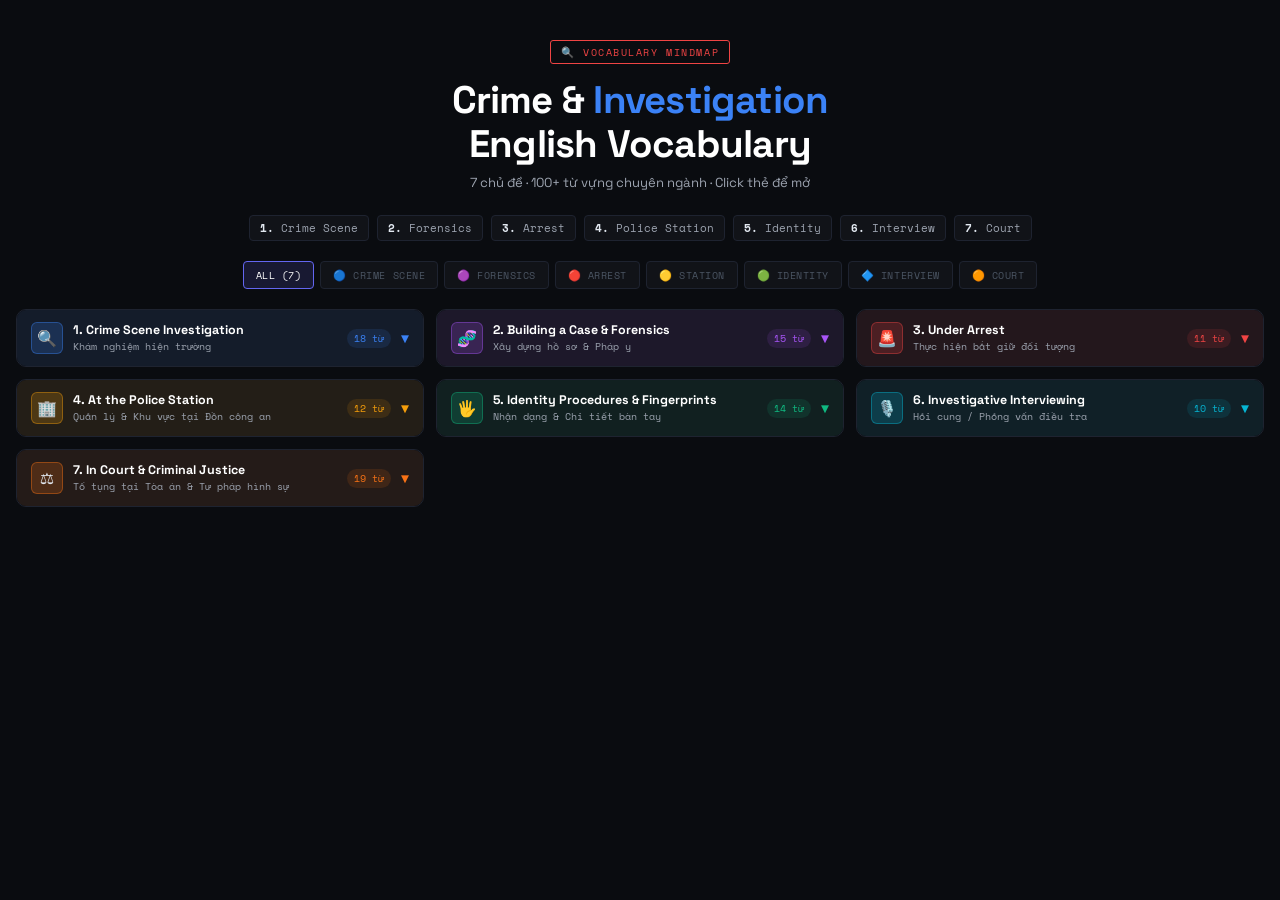
<file: data/english.html>
<!DOCTYPE html>
<html lang="vi">
<head>
<meta charset="UTF-8">
<meta name="viewport" content="width=device-width, initial-scale=1.0">
<title>Crime Investigation Vocabulary Mindmap</title>
<style>
  @import url('https://fonts.googleapis.com/css2?family=Space+Grotesk:wght@400;500;600;700&family=Space+Mono:wght@400;700&display=swap');

  :root {
    --bg: #0a0c10;
    --bg2: #111318;
    --bg3: #181c24;
    --border: #1e2330;
    --c1: #3b82f6;  /* Crime Scene - blue */
    --c2: #a855f7;  /* Forensics - purple */
    --c3: #ef4444;  /* Arrest - red */
    --c4: #f59e0b;  /* Police Station - amber */
    --c5: #10b981;  /* Identity - green */
    --c6: #06b6d4;  /* Interview - cyan */
    --c7: #f97316;  /* Court - orange */
    --text: #e2e8f0;
    --muted: #4b5563;
    --soft: #9ca3af;
  }

  * { box-sizing: border-box; margin: 0; padding: 0; }

  body {
    font-family: 'Space Grotesk', system-ui, sans-serif;
    background: var(--bg);
    color: var(--text);
    min-height: 100vh;
  }

  /* ── HERO ── */
  .hero {
    text-align: center;
    padding: 40px 20px 24px;
    position: relative;
  }
  .hero-badge {
    display: inline-block;
    font-family: 'Space Mono', monospace;
    font-size: .65rem;
    letter-spacing: .15em;
    color: var(--c3);
    border: 1px solid var(--c3);
    padding: 3px 10px;
    border-radius: 3px;
    margin-bottom: 14px;
    text-transform: uppercase;
  }
  .hero h1 {
    font-size: clamp(1.4rem, 4vw, 2.4rem);
    font-weight: 700;
    color: #fff;
    letter-spacing: -.02em;
    line-height: 1.15;
  }
  .hero h1 span { color: var(--c1); }
  .hero p {
    margin-top: 8px;
    color: var(--soft);
    font-size: .82rem;
  }

  /* ── STATS ROW ── */
  .stats {
    display: flex;
    flex-wrap: wrap;
    gap: 8px;
    justify-content: center;
    padding: 0 20px 20px;
  }
  .stat {
    font-family: 'Space Mono', monospace;
    font-size: .68rem;
    color: var(--soft);
    background: var(--bg2);
    border: 1px solid var(--border);
    padding: 4px 10px;
    border-radius: 4px;
  }
  .stat b { color: var(--text); }

  /* ── TABS ── */
  .tabs {
    display: flex;
    flex-wrap: wrap;
    gap: 6px;
    justify-content: center;
    padding: 0 16px 20px;
  }
  .tab {
    font-family: 'Space Mono', monospace;
    font-size: .65rem;
    padding: 5px 12px;
    border-radius: 4px;
    border: 1px solid var(--border);
    background: var(--bg2);
    color: var(--muted);
    cursor: pointer;
    transition: all .18s;
    letter-spacing: .05em;
    text-transform: uppercase;
  }
  .tab:hover { color: var(--text); border-color: #374151; }
  .tab.on { color: #fff; border-color: var(--ac); background: color-mix(in srgb, var(--ac) 15%, transparent); }

  /* ── GRID ── */
  .grid {
    display: grid;
    grid-template-columns: repeat(auto-fill, minmax(310px, 1fr));
    gap: 12px;
    padding: 0 16px 50px;
    max-width: 1500px;
    margin: 0 auto;
  }

  /* ── CARD ── */
  .card {
    background: var(--bg2);
    border: 1px solid var(--border);
    border-radius: 10px;
    overflow: hidden;
    transition: transform .15s, box-shadow .15s;
  }
  .card:hover { transform: translateY(-2px); box-shadow: 0 6px 20px rgba(0,0,0,.5); }
  .card.open { border-color: var(--ac); }

  .card-hd {
    display: flex;
    align-items: center;
    gap: 10px;
    padding: 12px 14px;
    cursor: pointer;
    user-select: none;
    background: color-mix(in srgb, var(--ac) 8%, var(--bg2));
  }
  .card-icon {
    width: 32px; height: 32px;
    border-radius: 6px;
    background: color-mix(in srgb, var(--ac) 20%, transparent);
    border: 1px solid color-mix(in srgb, var(--ac) 40%, transparent);
    display: flex; align-items: center; justify-content: center;
    font-size: 1rem;
    flex-shrink: 0;
  }
  .card-meta { flex: 1; min-width: 0; }
  .card-title {
    font-size: .78rem;
    font-weight: 700;
    color: #fff;
    line-height: 1.2;
  }
  .card-sub {
    font-size: .62rem;
    color: var(--soft);
    margin-top: 1px;
    font-family: 'Space Mono', monospace;
  }
  .card-count {
    font-family: 'Space Mono', monospace;
    font-size: .62rem;
    color: var(--ac);
    background: color-mix(in srgb, var(--ac) 12%, transparent);
    padding: 2px 7px;
    border-radius: 10px;
    white-space: nowrap;
    flex-shrink: 0;
  }
  .card-arr {
    font-size: .65rem;
    color: var(--ac);
    flex-shrink: 0;
    transition: transform .2s;
  }
  .card.open .card-arr { transform: rotate(180deg); }

  /* ── BODY ── */
  .card-bd {
    max-height: 0;
    overflow: hidden;
    transition: max-height .35s ease;
  }
  .card.open .card-bd { max-height: 1200px; overflow-y: auto; }
  .card-bd::-webkit-scrollbar { width: 3px; }
  .card-bd::-webkit-scrollbar-thumb { background: var(--border); }

  .bd-inner { padding: 12px 14px; }

  /* Section inside card */
  .sec { margin-bottom: 12px; }
  .sec:last-child { margin-bottom: 0; }
  .sec-title {
    font-family: 'Space Mono', monospace;
    font-size: .6rem;
    letter-spacing: .1em;
    text-transform: uppercase;
    color: var(--ac);
    margin-bottom: 6px;
    padding-bottom: 4px;
    border-bottom: 1px solid color-mix(in srgb, var(--ac) 20%, transparent);
  }

  /* Vocab entry */
  .entry {
    display: grid;
    grid-template-columns: auto 1fr;
    gap: 0 10px;
    padding: 5px 0;
    border-bottom: 1px solid color-mix(in srgb, var(--border) 60%, transparent);
    align-items: start;
  }
  .entry:last-child { border-bottom: none; }

  .en {
    font-family: 'Space Mono', monospace;
    font-size: .71rem;
    font-weight: 700;
    color: #fff;
    white-space: nowrap;
    padding-top: 1px;
  }
  .en .pos {
    font-size: .55rem;
    font-weight: 400;
    color: var(--ac);
    margin-left: 3px;
    opacity: .8;
  }

  .vi-wrap { min-width: 0; }
  .vi {
    font-size: .7rem;
    color: #94a3b8;
    line-height: 1.4;
  }
  .vi b { color: #cbd5e1; font-weight: 600; }
  .vi em { color: color-mix(in srgb, var(--ac) 90%, white); font-style: normal; }

  /* Verb list (compact) */
  .vlist { display: flex; flex-wrap: wrap; gap: 5px; margin-top: 5px; }
  .vtag {
    font-family: 'Space Mono', monospace;
    font-size: .6rem;
    padding: 2px 7px;
    border-radius: 3px;
    background: color-mix(in srgb, var(--ac) 12%, transparent);
    border: 1px solid color-mix(in srgb, var(--ac) 30%, transparent);
    color: var(--ac);
    cursor: default;
    transition: background .15s;
    line-height: 1.6;
  }
  .vtag:hover { background: color-mix(in srgb, var(--ac) 22%, transparent); }
  .vtag span {
    display: block;
    font-size: .56rem;
    color: var(--soft);
    font-family: 'Space Grotesk', sans-serif;
    margin-top: 1px;
  }

  /* Penalty pills */
  .pills { display: flex; flex-direction: column; gap: 5px; margin-top: 5px; }
  .pill {
    display: flex;
    align-items: center;
    gap: 8px;
    padding: 5px 9px;
    border-radius: 5px;
    border: 1px solid color-mix(in srgb, var(--ac) 25%, transparent);
    background: color-mix(in srgb, var(--ac) 7%, transparent);
  }
  .pill-en {
    font-family: 'Space Mono', monospace;
    font-size: .65rem;
    font-weight: 700;
    color: var(--ac);
    white-space: nowrap;
  }
  .pill-vi {
    font-size: .68rem;
    color: var(--soft);
  }

  /* Fingers diagram */
  .hand {
    display: flex;
    gap: 5px;
    flex-wrap: wrap;
    margin-top: 5px;
  }
  .finger {
    text-align: center;
    background: color-mix(in srgb, var(--ac) 10%, transparent);
    border: 1px solid color-mix(in srgb, var(--ac) 30%, transparent);
    border-radius: 6px;
    padding: 6px 8px;
    flex: 1;
    min-width: 55px;
  }
  .finger-en {
    font-family: 'Space Mono', monospace;
    font-size: .58rem;
    color: var(--ac);
    display: block;
    font-weight: 700;
  }
  .finger-vi {
    font-size: .62rem;
    color: var(--soft);
    display: block;
    margin-top: 2px;
  }

  .hidden { display: none !important; }

  /* Divider */
  hr.sec-div {
    border: none;
    border-top: 1px solid var(--border);
    margin: 10px 0;
  }
</style>
</head>
<body>

<div class="hero">
  <div class="hero-badge">🔍 Vocabulary Mindmap</div>
  <h1>Crime & <span>Investigation</span><br>English Vocabulary</h1>
  <p>7 chủ đề · 100+ từ vựng chuyên ngành · Click thẻ để mở</p>
</div>

<div class="stats">
  <div class="stat"><b>1.</b> Crime Scene</div>
  <div class="stat"><b>2.</b> Forensics</div>
  <div class="stat"><b>3.</b> Arrest</div>
  <div class="stat"><b>4.</b> Police Station</div>
  <div class="stat"><b>5.</b> Identity</div>
  <div class="stat"><b>6.</b> Interview</div>
  <div class="stat"><b>7.</b> Court</div>
</div>

<div class="tabs">
  <div class="tab on" data-f="all" style="--ac:#6366f1">All (7)</div>
  <div class="tab" data-f="scene" style="--ac:#3b82f6">🔵 Crime Scene</div>
  <div class="tab" data-f="forensics" style="--ac:#a855f7">🟣 Forensics</div>
  <div class="tab" data-f="arrest" style="--ac:#ef4444">🔴 Arrest</div>
  <div class="tab" data-f="station" style="--ac:#f59e0b">🟡 Station</div>
  <div class="tab" data-f="identity" style="--ac:#10b981">🟢 Identity</div>
  <div class="tab" data-f="interview" style="--ac:#06b6d4">🔷 Interview</div>
  <div class="tab" data-f="court" style="--ac:#f97316">🟠 Court</div>
</div>

<div class="grid" id="grid"></div>

<script>
const CARDS = [
  {
    id: 'scene', ac: '#3b82f6', icon: '🔍', count: '18 từ',
    title: '1. Crime Scene Investigation',
    sub: 'Khám nghiệm hiện trường',
    sections: [
      {
        title: 'Danh từ — Vật chứng & Công cụ',
        type: 'entries',
        items: [
          ['Crime-scene tape','n','Băng dải phân cách hiện trường <em>(Police line do not cross)</em>'],
          ['Fingerprints','n','Dấu vân tay'],
          ['Fibres / Fibers','n','Các sợi dính tại hiện trường <em>(vải, tơ...)</em>'],
          ['Swab','n/v','Que bông lấy mẫu / Lấy mẫu sinh học'],
          ['Blood','n','Máu'],
          ['Bullet casings','n','Vỏ đạn'],
          ['Tyre marks','n','Vết bánh xe'],
          ['Hair','n','Tóc'],
          ['Evidence','n','Chứng cứ, bằng chứng'],
          ['Trace evidence','n','<b>Chứng cứ vi vết</b> — thuốc súng, vết sơn, hóa chất'],
          ['Body fluids','n','Dịch cơ thể <em>(máu, nước bọt, tinh dịch...)</em>'],
          ['Smear slide','n','Tiêu bản phết mẫu <em>(để soi kính hiển vi)</em>'],
        ]
      },
      {
        title: 'Công cụ kỹ thuật',
        type: 'entries',
        items: [
          ['Scalpel','n','Dao mổ phẫu thuật'],
          ['Comb','n','Cái lược <em>(thu thập xơ, tóc)</em>'],
          ['Magnifying glass','n','Kính lúp'],
          ['Brush','n','Chổi quét phấn thu dấu vết vân tay'],
          ['Lift card','n','Băng keo nhấc định vị <b>dấu vân tay</b>'],
          ['Super Glue','n','Keo siêu dính <em>(làm hiện dấu vân tay trong PXN)</em>'],
        ]
      },
      {
        title: 'Động từ hành động tại hiện trường',
        type: 'verbs',
        items: [
          ['Secure','Bảo vệ, giữ an ninh hiện trường'],
          ['Log','Ghi nhật ký biến động tại hiện trường'],
          ['Dust','Quét phấn tìm dấu vết vân tay'],
          ['Lift','Nhấc/Thu giữ dấu vết vân tay sau khi quét'],
          ['Sketch','Vẽ sơ đồ hiện trường'],
          ['Photograph','Chụp ảnh tư liệu hiện trường'],
          ['Contaminated','adj — Bị ô nhiễm, mất tính nguyên vẹn của chứng cứ'],
        ]
      }
    ]
  },
  {
    id: 'forensics', ac: '#a855f7', icon: '🧬', count: '15 từ',
    title: '2. Building a Case & Forensics',
    sub: 'Xây dựng hồ sơ & Pháp y',
    sections: [
      {
        title: 'Chuyên ngành pháp y',
        type: 'entries',
        items: [
          ['Toxicology','n','<b>Độc chất học</b> — nghiên cứu chất độc trong cơ thể'],
          ['Pathology','n','<b>Bệnh lý học</b> — khám nghiệm tử thi'],
          ['Ballistics','n','<b>Khoa học quỹ đạo đạn</b> / Giám định súng đạn'],
          ['Coroner','n','Nhân viên <b>điều tra pháp y tử thi</b>'],
          ['Cause of death','n','<b>Nguyên nhân tử vong</b>'],
          ['Poisoning','n','Sự ngộ độc / Vụ đầu độc'],
          ['Cold cases','n','<b>Vụ án tồn đọng</b> / chưa có lời giải từ lâu'],
        ]
      },
      {
        title: 'Vũ khí & Hóa chất',
        type: 'entries',
        items: [
          ['Firearms','n','Súng, vũ khí quân dụng'],
          ['Bullets','n','Đầu đạn, viên đạn'],
          ['Chemicals','n','Hóa chất'],
          ['Bacteria','n','Vi khuẩn'],
        ]
      },
      {
        title: 'Kỹ thuật phân tích DNA',
        type: 'entries',
        items: [
          ['PCR — Polymerase Chain Reaction','n','<b>Phản ứng chuỗi Polymerase</b> — khuếch đại gen DNA'],
          ['Mitochondrial DNA analysis','n','Phân tích <b>DNA ty thể</b>'],
          ['RFLP','n','Phân tích đa hình chiều dài đoạn cắt giới hạn'],
          ['Reproduce','v','Tái tạo, nhân bản mẫu thử'],
        ]
      }
    ]
  },
  {
    id: 'arrest', ac: '#ef4444', icon: '🚨', count: '11 từ',
    title: '3. Under Arrest',
    sub: 'Thực hiện bắt giữ đối tượng',
    sections: [
      {
        title: 'Vai trò & Danh từ',
        type: 'entries',
        items: [
          ['Suspect','n','<b>Nghi phạm</b>, đối tượng tình nghi'],
          ['Police','n','Cảnh sát, công an'],
          ['Witness','n','<b>Nhân chứng</b>'],
          ['Victim','n','<b>Nạn nhân</b>'],
          ['Handcuffed','v/adj','Bị <b>còng tay</b>'],
        ]
      },
      {
        title: 'Động từ & Cụm động từ nghiệp vụ',
        type: 'verbs',
        items: [
          ['Read sb his rights','Đọc quyền công dân <em>(Quyền Miranda — quyền giữ im lặng)</em>'],
          ['Frisk','Khám người — khám xét nhanh quần áo bên ngoài'],
          ['Confiscate','Tịch thu, tạm giữ tang vật, vũ khí trên người'],
          ['Restrain','Khống chế, áp chế, tước quyền tự do hành động'],
          ['Twist the arm','Bẻ tay, khóa tay đối tượng'],
          ['Apply pressure','Áp dụng lực, dùng áp lực đè để cố định đối tượng'],
        ]
      }
    ]
  },
  {
    id: 'station', ac: '#f59e0b', icon: '🏢', count: '12 từ',
    title: '4. At the Police Station',
    sub: 'Quản lý & Khu vực tại Đồn công an',
    sections: [
      {
        title: 'Các khu vực trong đồn',
        type: 'entries',
        items: [
          ['Evidence room','n','<b>Phòng lưu trữ chứng cứ</b> / Kho tang vật'],
          ['Sally port','n','<b>Cổng an ninh</b> / Kiểm soát xe chở phạm nhân'],
          ['Custody suite','n','<b>Khu vực tạm giam</b>, giữ người'],
          ['Control room','n','<b>Phòng trung tâm điều hành</b> / Phòng trực ban'],
          ['Muster room','n','<b>Phòng họp giao ban</b> / Tập trung lực lượng trước ca'],
          ['Armoury','n','<b>Kho vũ khí</b>, công cụ hỗ trợ'],
          ['Archive and records room','n','<b>Phòng lưu trữ hồ sơ</b>, tài liệu vụ án'],
          ['Kennels','n','<b>Chuồng nuôi chó nghiệp vụ</b>'],
          ['Locker room','n','Phòng để đồ, thay trang phục cán bộ chiến sĩ'],
          ['Canteen','n','Nhà ăn, căn-tin đồn'],
        ]
      },
      {
        title: 'Khác',
        type: 'entries',
        items: [
          ['Ammunition','n','Đạn dược'],
          ['Briefing','n','<b>Buổi phổ biến kế hoạch</b> / Giao nhiệm vụ chiến đấu'],
        ]
      }
    ]
  },
  {
    id: 'identity', ac: '#10b981', icon: '🖐️', count: '14 từ',
    title: '5. Identity Procedures & Fingerprints',
    sub: 'Nhận dạng & Chi tiết bàn tay',
    sections: [
      {
        title: 'Quy trình nhận dạng',
        type: 'entries',
        items: [
          ['Identity parades','n','<b>Buổi nhận diện tội phạm</b> — xếp hàng để nhân chứng nhận mặt'],
          ['Fingerprint scanners','n','<b>Máy quét dấu vân tay</b> kỹ thuật số'],
        ]
      },
      {
        title: 'Trạng thái lỗi khi lấy vân tay',
        type: 'entries',
        items: [
          ['Smudged','adj','<b>Mực bị nhòe</b>, lem do di chuyển ngón tay'],
          ['Blurred','adj','<b>Mực bị mờ</b>, không rõ nét các đường vân'],
          ['Faint','adj','<b>Mực nhạt</b>, thiếu mực khi lăn'],
        ]
      },
      {
        title: '5 ngón tay & Giải phẫu bàn tay',
        type: 'hand',
        fingers: [
          ['Thumb','Ngón cái'],
          ['Index','Ngón trỏ'],
          ['Middle','Ngón giữa'],
          ['Ring','Ngón áp út'],
          ['Little','Ngón út'],
        ],
        extras: [
          ['Palm','n','<b>Lòng bàn tay</b>'],
          ['Wrist','n','<b>Cổ tay</b>'],
        ]
      }
    ]
  },
  {
    id: 'interview', ac: '#06b6d4', icon: '🎙️', count: '10 từ',
    title: '6. Investigative Interviewing',
    sub: 'Hỏi cung / Phỏng vấn điều tra',
    sections: [
      {
        title: 'Danh từ cốt lõi',
        type: 'entries',
        items: [
          ['The PEACE model','n','<b>Mô hình hỏi cung chuẩn PEACE</b> — 5 giai đoạn chuẩn'],
          ['Master tape / CD','n','<b>Băng gốc</b> / Đĩa ghi âm gốc cuộc hỏi cung <em>(niêm phong)</em>'],
          ['Transcription','n','<b>Bản gỡ băng</b> — văn bản từ tệp ghi âm lời khai'],
          ['Interviewee','n','<b>Người bị hỏi cung</b> / được phỏng vấn'],
          ['Account','n/v','Lời khai, sự thuật lại diễn biến sự việc'],
          ['Clarification','n','Sự làm rõ, làm sáng tỏ <b>điểm mâu thuẫn trong lời khai</b>'],
          ['Closure','n','Sự hoàn tất, kết thúc giai đoạn hỏi cung'],
        ]
      },
      {
        title: 'PEACE — 5 giai đoạn (động từ)',
        type: 'verbs',
        items: [
          ['P — Prepare','Chuẩn bị, lên kế hoạch, lập đề cương hỏi cung'],
          ['E — Explain','Giải thích quy trình, quyền và nghĩa vụ cho đối tượng'],
          ['A — Account','Thu thập lời khai, để đối tượng tự kể'],
          ['C — Clarify','Làm rõ, đặt câu hỏi về điểm mâu thuẫn'],
          ['E — Evaluate','Đánh giá kết quả cuộc hỏi cung, đối chiếu chứng cứ'],
          ['Close','Kết thúc, đóng biên bản cuộc hỏi cung'],
        ]
      }
    ]
  },
  {
    id: 'court', ac: '#f97316', icon: '⚖️', count: '19 từ',
    title: '7. In Court & Criminal Justice',
    sub: 'Tố tụng tại Tòa án & Tư pháp hình sự',
    sections: [
      {
        title: 'Người tham gia phiên tòa',
        type: 'entries',
        items: [
          ['Judge','n','<b>Thẩm phán</b>'],
          ['Clerk of the court','n','<b>Thư ký tòa án</b>'],
          ['The defence / Counsel','n','<b>Bên bào chữa</b> / Luật sư bào chữa'],
          ['The prosecution','n','<b>Bên công tố</b> / Viện kiểm sát'],
          ['Defendant / Accused','n','<b>Bị cáo</b>'],
          ['Jury','n','<b>Ban bồi thẩm</b> / Bồi thẩm đoàn'],
        ]
      },
      {
        title: 'Vị trí & Khu vực tại tòa',
        type: 'entries',
        items: [
          ['The bench','n','Bàn Thẩm phán / Ghế hội đồng xét xử'],
          ['The dock','n','<b>Vành móng ngựa</b> — khu vực dành cho bị cáo'],
          ['Witness stand','n','<b>Bục khai báo</b> của nhân chứng'],
          ['Public gallery','n','Khu vực <b>khán thính giả</b> / người dân tham dự'],
        ]
      },
      {
        title: 'Từ vựng tố tụng',
        type: 'entries',
        items: [
          ['Trial','n','Vụ xét xử, <b>phiên tòa</b>'],
          ['Offence','n','<b>Tội phạm</b>, hành vi vi phạm pháp luật'],
          ['Sentencing','n','Việc <b>tuyên án</b>, quyết định hình phạt của tòa án'],
        ]
      },
      {
        title: '7 Hình phạt hình sự (Sentencing)',
        type: 'penalties',
        items: [
          ['Life imprisonment','Tù chung thân'],
          ['Capital punishment','Án tử hình'],
          ['Custodial sentence','Án tù giam <em>(cách ly khỏi xã hội)</em>'],
          ['Suspended sentence','Án treo'],
          ['House arrest','Quản thúc tại gia'],
          ['Community service','Phạt lao động công ích'],
        ]
      }
    ]
  }
];

function buildCard(d) {
  const card = document.createElement('div');
  card.className = 'card';
  card.dataset.id = d.id;
  card.style.setProperty('--ac', d.ac);

  let sectionsHTML = '';
  for (const sec of d.sections) {
    sectionsHTML += `<div class="sec"><div class="sec-title">${sec.title}</div>`;

    if (sec.type === 'entries') {
      sec.items.forEach(([en, pos, vi]) => {
        sectionsHTML += `
          <div class="entry">
            <div class="en">${en}<span class="pos">${pos}</span></div>
            <div class="vi-wrap"><div class="vi">${vi}</div></div>
          </div>`;
      });
    }

    else if (sec.type === 'verbs') {
      sectionsHTML += `<div class="vlist">`;
      sec.items.forEach(([en, vi]) => {
        sectionsHTML += `<div class="vtag">${en}<span>${vi}</span></div>`;
      });
      sectionsHTML += `</div>`;
    }

    else if (sec.type === 'penalties') {
      sectionsHTML += `<div class="pills">`;
      sec.items.forEach(([en, vi]) => {
        sectionsHTML += `<div class="pill"><span class="pill-en">${en}</span><span class="pill-vi">${vi}</span></div>`;
      });
      sectionsHTML += `</div>`;
    }

    else if (sec.type === 'hand') {
      sectionsHTML += `<div class="hand">`;
      sec.fingers.forEach(([en, vi]) => {
        sectionsHTML += `<div class="finger"><span class="finger-en">${en}</span><span class="finger-vi">${vi}</span></div>`;
      });
      sectionsHTML += `</div><hr class="sec-div">`;
      sec.extras.forEach(([en, pos, vi]) => {
        sectionsHTML += `
          <div class="entry">
            <div class="en">${en}<span class="pos">${pos}</span></div>
            <div class="vi-wrap"><div class="vi">${vi}</div></div>
          </div>`;
      });
    }

    sectionsHTML += `</div>`;
  }

  card.innerHTML = `
    <div class="card-hd">
      <div class="card-icon">${d.icon}</div>
      <div class="card-meta">
        <div class="card-title">${d.title}</div>
        <div class="card-sub">${d.sub}</div>
      </div>
      <div class="card-count">${d.count}</div>
      <div class="card-arr">▼</div>
    </div>
    <div class="card-bd"><div class="bd-inner">${sectionsHTML}</div></div>
  `;

  card.querySelector('.card-hd').addEventListener('click', () => {
    card.classList.toggle('open');
  });

  return card;
}

const grid = document.getElementById('grid');
CARDS.forEach(d => grid.appendChild(buildCard(d)));

// Tabs
document.querySelectorAll('.tab').forEach(tab => {
  tab.addEventListener('click', function() {
    document.querySelectorAll('.tab').forEach(t => {
      t.classList.remove('on');
      t.style.removeProperty('background');
      t.style.removeProperty('border-color');
      t.style.color = '';
    });
    this.classList.add('on');

    const f = this.dataset.f;
    document.querySelectorAll('.card').forEach(c => {
      c.classList[f === 'all' || c.dataset.id === f ? 'remove' : 'add']('hidden');
    });
  });
});
</script>
</body>
</html>
</file>
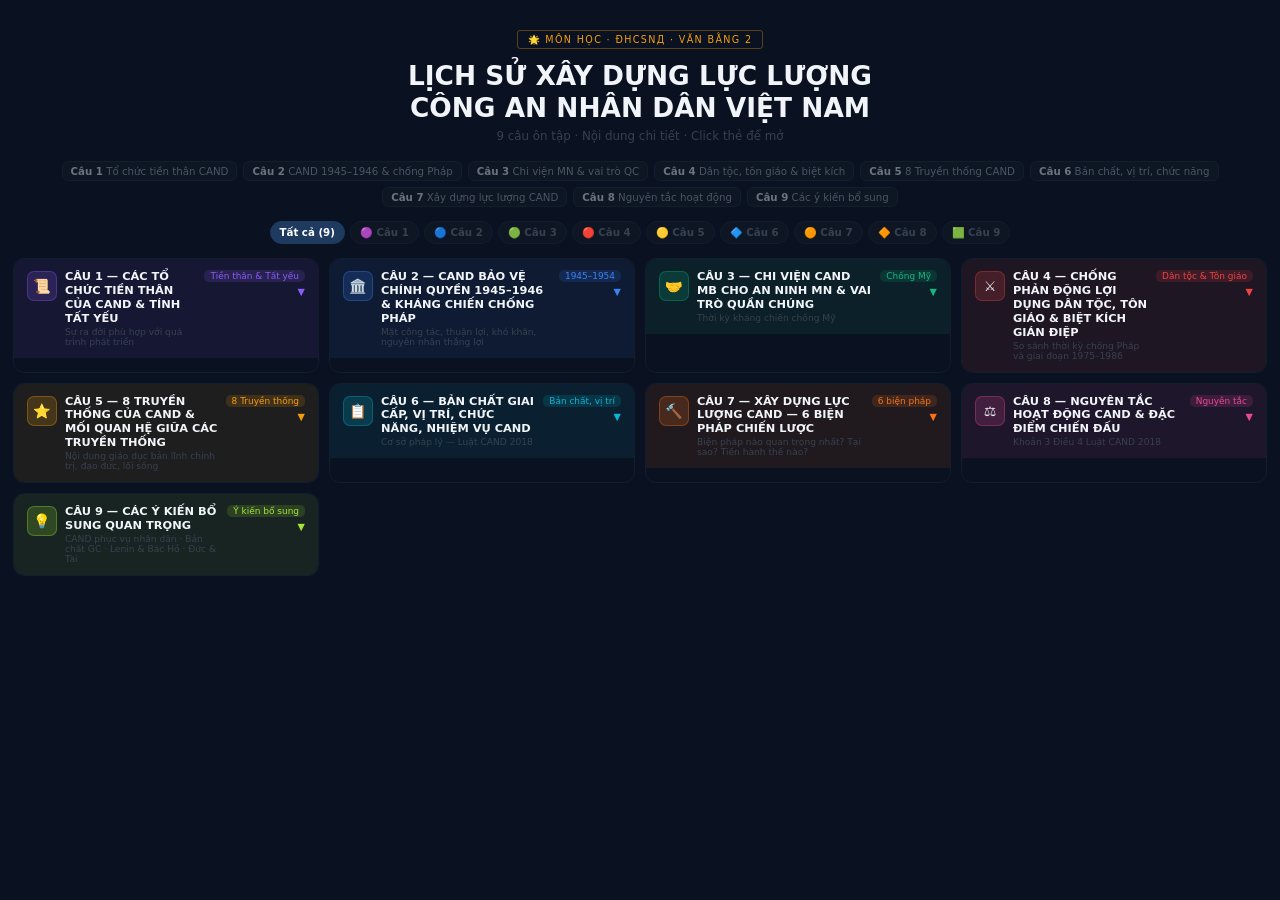
<file: data/lscand.html>
<!DOCTYPE html>
<html lang="vi">
<head>
<meta charset="UTF-8">
<meta name="viewport" content="width=device-width, initial-scale=1.0">
<title>Mindmap — Lịch sử Xây dựng CAND</title>
<style>
*{box-sizing:border-box;margin:0;padding:0}
body{font-family:'Segoe UI',system-ui,sans-serif;background:#0a1120;color:#e2e8f0;min-height:100vh}
/* ── HEADER ── */
.hdr{text-align:center;padding:28px 16px 8px}
.hdr-badge{display:inline-block;font-size:.6rem;letter-spacing:.14em;text-transform:uppercase;color:#f59e0b;border:1px solid #f59e0b55;padding:3px 10px;border-radius:3px;margin-bottom:11px}
.hdr h1{font-size:clamp(1rem,2.6vw,1.65rem);font-weight:800;color:#f1f5f9;line-height:1.22}
.hdr p{color:#374151;font-size:.74rem;margin-top:5px}
/* ── STATS ── */
.stats{display:flex;gap:6px;flex-wrap:wrap;justify-content:center;padding:10px 16px 14px}
.st{font-size:.64rem;color:#4b5563;background:#0e1624;border:1px solid #111e30;border-radius:6px;padding:3px 8px}
.st b{color:#6b7280}
/* ── TABS ── */
.tabs{display:flex;flex-wrap:wrap;gap:5px;justify-content:center;padding:0 14px 14px;overflow-x:auto}
.tabs::-webkit-scrollbar{display:none}
.tab{font-size:.64rem;font-weight:700;padding:4px 9px;border-radius:16px;border:1.5px solid #111e30;background:#0e1624;color:#374151;cursor:pointer;transition:all .15s;white-space:nowrap}
.tab:hover{color:#9ca3af;border-color:#1f2937}
.tab.on{color:#fff!important;background:var(--c)!important;border-color:var(--c)!important}
/* ── GRID ── */
.grid{display:grid;grid-template-columns:repeat(auto-fill,minmax(305px,1fr));gap:10px;padding:0 13px 50px;max-width:1600px;margin:0 auto}
/* ── CARD ── */
.card{background:#0a1120;border-radius:11px;border:1.5px solid #111e30;overflow:hidden;transition:transform .14s,box-shadow .14s}
.card:hover{transform:translateY(-2px);box-shadow:0 6px 20px rgba(0,0,0,.6)}
.card.on{border-color:var(--ac)}
/* card header */
.chd{display:flex;align-items:flex-start;gap:8px;padding:11px 13px;cursor:pointer;background:color-mix(in srgb,var(--ac) 9%,#0a1120);user-select:none}
.cico{min-width:30px;height:30px;border-radius:7px;background:color-mix(in srgb,var(--ac) 18%,transparent);border:1px solid color-mix(in srgb,var(--ac) 32%,transparent);display:flex;align-items:center;justify-content:center;font-size:.88rem;flex-shrink:0;margin-top:1px}
.cmeta{flex:1;min-width:0}
.cttl{font-size:.71rem;font-weight:800;color:#f1f5f9;line-height:1.22}
.csub{font-size:.57rem;color:#374151;margin-top:1px}
.cright{display:flex;flex-direction:column;align-items:flex-end;gap:4px;flex-shrink:0}
.cbg{font-size:.56rem;padding:1px 6px;border-radius:5px;background:color-mix(in srgb,var(--ac) 14%,transparent);color:var(--ac);white-space:nowrap}
.carr{font-size:.6rem;color:var(--ac);transition:transform .2s}
.card.on .carr{transform:rotate(180deg)}
/* card body */
.cbd{max-height:0;overflow:hidden;transition:max-height .4s ease}
.card.on .cbd{max-height:2000px;overflow-y:auto}
.cbd::-webkit-scrollbar{width:3px}
.cbd::-webkit-scrollbar-thumb{background:#111e30}
.cbi{padding:10px 13px}
/* sections */
.sec{margin-bottom:9px}
.sec:last-child{margin-bottom:0}
.stt{font-size:.57rem;font-weight:800;text-transform:uppercase;letter-spacing:.08em;color:var(--ac);margin-bottom:3px;padding-bottom:3px;border-bottom:1px solid color-mix(in srgb,var(--ac) 14%,transparent);display:flex;align-items:center;gap:3px}
.stt::before{content:'';width:3px;height:3px;border-radius:50%;background:var(--ac);flex-shrink:0}
/* list */
.ul{list-style:none;padding-left:5px;border-left:2px solid color-mix(in srgb,var(--ac) 25%,transparent)}
.ul li{font-size:.68rem;color:#4a607c;padding:2.5px 0 2.5px 7px;line-height:1.44;position:relative}
.ul li::before{content:'›';position:absolute;left:-1px;color:var(--ac);font-size:.7rem;top:2px}
.ul li b{color:#8faec8;font-weight:600}
.ul li em{color:#3b82f6;font-style:normal}
.ul li u{text-decoration:none;color:#f59e0b}
.ul li s{color:#ef4444;text-decoration:none;font-size:.63rem;font-style:italic}
/* sub-bullets */
.sub{list-style:none!important;padding-left:9px!important;border-left:1px dashed color-mix(in srgb,var(--ac) 16%,transparent)!important;margin-top:2px}
.sub li{font-size:.63rem!important;color:#2e4560!important;padding:1px 0 1px 6px!important}
.sub li::before{content:'·'!important;left:0!important;top:1px!important;font-size:.85rem!important}
/* steps */
.step{display:flex;gap:7px;margin-bottom:5px;align-items:flex-start}
.snum{min-width:16px;height:16px;border-radius:50%;background:var(--ac);display:flex;align-items:center;justify-content:center;font-size:.56rem;font-weight:800;color:#fff;flex-shrink:0;margin-top:1px}
.stxt{font-size:.66rem;color:#4a607c;line-height:1.38}
.stxt b{color:#8faec8}
/* pills */
.pills{display:flex;flex-direction:column;gap:3px;margin-top:3px}
.pill{display:flex;align-items:flex-start;gap:6px;padding:4px 7px;border-radius:4px;border:1px solid color-mix(in srgb,var(--ac) 16%,transparent);background:color-mix(in srgb,var(--ac) 5%,transparent)}
.pill-lbl{font-size:.57rem;font-weight:700;color:var(--ac);white-space:nowrap;min-width:72px;padding-top:1px;flex-shrink:0}
.pill-txt{font-size:.63rem;color:#4a607c;line-height:1.32}
/* compare */
.cmp{display:grid;grid-template-columns:1fr 1fr;gap:5px;margin-top:3px}
.col h4{font-size:.57rem;font-weight:800;text-transform:uppercase;letter-spacing:.05em;color:var(--ac);margin-bottom:2px;padding-bottom:2px;border-bottom:1px solid color-mix(in srgb,var(--ac) 16%,transparent)}
.col ul{list-style:none;padding:0}
.col ul li{font-size:.63rem;color:#4a607c;padding:1.5px 0 1.5px 6px;position:relative;line-height:1.32}
.col ul li::before{content:'•';position:absolute;left:0;color:var(--ac);font-size:.5rem;top:4px}
hr.div{border:none;border-top:1px solid #0f1a2e;margin:6px 0}
.hidden{display:none!important}
</style>
</head>
<body>
<div class="hdr">
  <div class="hdr-badge">🌟 Môn học · ĐHCSNД · Văn bằng 2</div>
  <h1>LỊCH SỬ XÂY DỰNG LỰC LƯỢNG<br>CÔNG AN NHÂN DÂN VIỆT NAM</h1>
  <p>9 câu ôn tập · Nội dung chi tiết · Click thẻ để mở</p>
</div>
<div class="stats">
  <div class="st"><b>Câu 1</b> Tổ chức tiền thân CAND</div>
  <div class="st"><b>Câu 2</b> CAND 1945–1946 & chống Pháp</div>
  <div class="st"><b>Câu 3</b> Chi viện MN & vai trò QC</div>
  <div class="st"><b>Câu 4</b> Dân tộc, tôn giáo & biệt kích</div>
  <div class="st"><b>Câu 5</b> 8 Truyền thống CAND</div>
  <div class="st"><b>Câu 6</b> Bản chất, vị trí, chức năng</div>
  <div class="st"><b>Câu 7</b> Xây dựng lực lượng CAND</div>
  <div class="st"><b>Câu 8</b> Nguyên tắc hoạt động</div>
  <div class="st"><b>Câu 9</b> Các ý kiến bổ sung</div>
</div>
<div class="tabs">
  <div class="tab on" data-f="all" style="--c:#1e3a5f">Tất cả (9)</div>
  <div class="tab" data-f="c1" style="--c:#8b5cf6">🟣 Câu 1</div>
  <div class="tab" data-f="c2" style="--c:#3b82f6">🔵 Câu 2</div>
  <div class="tab" data-f="c3" style="--c:#10b981">🟢 Câu 3</div>
  <div class="tab" data-f="c4" style="--c:#ef4444">🔴 Câu 4</div>
  <div class="tab" data-f="c5" style="--c:#f59e0b">🟡 Câu 5</div>
  <div class="tab" data-f="c6" style="--c:#06b6d4">🔷 Câu 6</div>
  <div class="tab" data-f="c7" style="--c:#f97316">🟠 Câu 7</div>
  <div class="tab" data-f="c8" style="--c:#ec4899">🔶 Câu 8</div>
  <div class="tab" data-f="c9" style="--c:#a3e635">🟩 Câu 9</div>
</div>
<div class="grid" id="grid"></div>
<script>
const D=[
/* ═══ CÂU 1 ═══ */
{id:'c1',ac:'#8b5cf6',ico:'📜',bg:'Tiền thân & Tất yếu',
title:'CÂU 1 — CÁC TỔ CHỨC TIỀN THÂN CỦA CAND & TÍNH TẤT YẾU',
sub:'Sự ra đời phù hợp với quá trình phát triển',
html:`
<div class="sec"><div class="stt">I. Giai đoạn 1930–1931</div><ul class="ul">
<li><b>03/02/1930:</b> Đảng CSVN thành lập → đặt ra yêu cầu xây dựng lực lượng vũ trang nhân dân</li>
<li>Quan điểm của Đảng: <em>phải dùng bạo lực cách mạng</em></li>
<li><b>Công hội đỏ, Nông hội đỏ, Đoàn TNCS:</b> tập hợp thanh niên ưu tú, trang bị gậy thô sơ</li>
<li><b>Phong trào Xô Viết Nghệ Tĩnh:</b> ra đời với nhiệm vụ:
  <ul class="sub">
    <li>Bảo vệ cách mạng</li>
    <li>Đấu tranh với bọn phản cách mạng</li>
    <li>Giữ gìn trật tự trị an</li>
  </ul>
</li>
<li><b>→ Đội Tự vệ đỏ ra đời:</b> hạt nhân đầu tiên của lực lượng vũ trang CM do Đảng lãnh đạo</li>
<li><b>Nhiệm vụ Đội Tự vệ đỏ:</b> bảo vệ bí mật, hoá trang bảo vệ hội họp, chống mật thám, bảo vệ Đảng–nhân dân–TTAN</li>
</ul></div>
<div class="sec"><div class="stt">II. Giai đoạn 1936–1939</div><ul class="ul">
<li>Chiến tranh ác liệt nhưng Đảng luôn chú trọng <b>xây dựng và phát triển</b> các LLVT nhân dân</li>
</ul></div>
<div class="sec"><div class="stt">III. Giai đoạn 1939–1945 — Hoạt động bí mật</div><ul class="ul">
<li><b>"Ban Công tác Đội"</b> ở Khu an toàn 1: bảo vệ an toàn khu, lãnh đạo, lãnh tụ, hội nghị quan trọng</li>
<li><b>"Đội Tự vệ cứu quốc"</b> ở Tỉnh ủy Cao Bằng: tiến bộ về huấn luyện cán bộ, chiến sĩ ở bản, xã</li>
<li><b>Khu giải phóng:</b> thành lập tổ chức chuyên môn hơn:
  <ul class="sub">
    <li>"Khu danh dự trừ gian"</li>
    <li>"Đội Trinh sát"</li>
    <li>"Đội Hộ lương diệt ác"</li>
  </ul>
</li>
</ul></div>
<div class="sec"><div class="stt">IV. Sự ra đời là TẤT YẾU KHÁCH QUAN — 4 luận điểm</div>
<div class="step"><div class="snum">1</div><div class="stxt"><b>Sự lựa chọn đúng đắn của Đảng:</b> Đảng chọn bạo lực CM là con đường duy nhất → phải xây dựng LLVT → các tổ chức tiền thân CAND ra đời là tất yếu</div></div>
<div class="step"><div class="snum">2</div><div class="stxt"><b>Sự lớn mạnh của các tổ chức tiền thân:</b> Đội Tự vệ đỏ (tự phát) → Ban Công tác đội, Đội TV cứu quốc (Đảng trực tiếp lãnh đạo) → Hộ lương diệt ác, Danh dự trừ gian (lập nhiều chiến công, có nơi chính quyền địch tan rã)</div></div>
<div class="step"><div class="snum">3</div><div class="stxt"><b>Đáp ứng yêu cầu CM:</b> Cách mạng tháng Tám thay đổi chế độ → chế độ mới cần lực lượng bạo lực duy trì → CAND ra đời khi giành chính quyền là phù hợp quy luật XH</div></div>
<div class="step"><div class="snum">4</div><div class="stxt"><b>Thực tiễn chứng minh:</b> Tiền thân CAND đã chiếm lĩnh cơ quan mật thám–cảnh sát–tình báo địch; giữ TTATXH; trấn áp lưu manh; điều tra âm mưu lật đổ; làm giao thông viên</div></div>
<div class="sec"><div class="stt">V. Ý nghĩa</div><ul class="ul">
<li>Sự ra đời của LL CAND VN là phù hợp với quá trình lịch sử và là <u>tất yếu khách quan</u></li>
</ul></div>
`},

/* ═══ CÂU 2 ═══ */
{id:'c2',ac:'#3b82f6',ico:'🏛️',bg:'1945–1954',
title:'CÂU 2 — CAND BẢO VỆ CHÍNH QUYỀN 1945–1946 & KHÁNG CHIẾN CHỐNG PHÁP',
sub:'Mặt công tác, thuận lợi, khó khăn, nguyên nhân thắng lợi',
html:`
<div class="sec"><div class="stt">I. 4 Mặt công tác chính (1945–1946)</div>
<div class="step"><div class="snum">1</div><div class="stxt"><b>Đấu tranh làm thất bại âm mưu Tưởng Giới Thạch:</b> Cô lập bọn đầu sỏ; trừng trị nơi không có quân Tưởng; bao vây cắt liên hệ nơi có quân Tưởng; huy động QC biểu tình gây áp lực → Tưởng buộc giảm khiêu khích, xin lỗi chính quyền</div></div>
<div class="step"><div class="snum">2</div><div class="stxt"><b>Đấu tranh làm thất bại thực dân Pháp:</b> Chủ động dự báo tình huống → bắt sống/tiêu diệt gọn các toán gián điệp Pháp; thực hiện "Diệt trừ Việt gian tay sai Pháp–Nhật"</div></div>
<div class="step"><div class="snum">3</div><div class="stxt"><b>Đấu tranh trấn áp đảng phái phản động:</b> Phá vụ án phản CM số <u>7 phố Ôn Như Hầu (12/7/1946)</u>; bắt 100+ tên, đập 40 trụ sở QDĐ; mở rộng trấn áp toàn quốc → <em>12/7/1946 là Ngày truyền thống ANND</em></div></div>
<div class="step"><div class="snum">4</div><div class="stxt"><b>Bảo vệ cơ quan Đảng–Nhà nước–lãnh tụ:</b> Phát hiện âm mưu ám sát Bác; bảo vệ Tổng tuyển cử đầu tiên; bài trừ tệ nạn XH; thành lập "Cảnh sát danh dự không lương", "Việt dũng TN đoàn", "Đoàn Cảnh sát xung phong"</div></div>
</div>
<div class="sec"><div class="stt">II. Thuận lợi</div><ul class="ul">
<li>CM tháng Tám 1945 thành công → Nhà nước DCCHND đầu tiên ở Đông Nam Á</li>
<li>Có ĐCSVN lãnh đạo tuyệt đối, trực tiếp về mọi mặt</li>
<li>CAND được tổ chức hệ thống: Sở Liêm phóng (BB), Ty Trinh sát (TB), Quốc gia tự vệ cuộc (NB)</li>
<li>Chỉ thị "Kháng chiến kiến quốc" 25/11/1945 vạch rõ nhiệm vụ bảo vệ chính quyền CM</li>
</ul></div>
<div class="sec"><div class="stt">III. Khó khăn ("ngàn cân treo sợi tóc")</div><ul class="ul">
<li><b>Miền Bắc:</b> 20 vạn quân Tưởng với âm mưu "diệt cộng, cầm Hồ"</li>
<li><b>Miền Nam:</b> Pháp được Anh hỗ trợ; phản động Cao Đài, Hòa Hảo chống phá</li>
<li>Kinh tế: ngân khố trống, mất mùa, đói kém; 95% mù chữ; tệ nạn XH tràn lan</li>
</ul></div>
<div class="sec"><div class="stt">IV. Nguyên nhân thắng lợi</div>
<div class="pills">
  <div class="pill"><span class="pill-lbl">NN 1</span><span class="pill-txt">Sự lãnh đạo sáng suốt, tài tình của Đảng và Chủ tịch Hồ Chí Minh</span></div>
  <div class="pill"><span class="pill-lbl">NN 2</span><span class="pill-txt">Kiên quyết, khôn khéo "bài trừ nội phản" — phá vụ án Ôn Như Hầu 12/7/1946</span></div>
  <div class="pill"><span class="pill-lbl">NN 3</span><span class="pill-txt">Cùng Vệ quốc đoàn nắm tình hình địch, ngăn chặn khiêu khích, bảo vệ di chuyển cơ quan</span></div>
  <div class="pill"><span class="pill-lbl">NN 4</span><span class="pill-txt">Thành lập các lực lượng bổ trợ: Cảnh sát danh dự, Đoàn Cảnh sát xung phong... bảo vệ Quốc hội, Tổng Tuyển cử, Quỹ Độc lập, Tuần lễ Vàng</span></div>
</div></div>
<div class="sec"><div class="stt">V. CAND trong vùng địch tạm chiếm (NQ TW lần II 10/1951)</div><ul class="ul">
<li>Lấy <b>xây dựng cơ sở, đấu tranh chính trị và kinh tế</b> làm nội dung chính</li>
<li>Triệt phá chính quyền bù nhìn, phá hội tề, tiêu diệt sinh lực địch; đẩy mạnh điệp báo vào cơ quan đầu não địch</li>
<li>Lợi dụng mọi tổ chức hợp pháp của địch để giác ngộ–tập hợp–lãnh đạo quần chúng</li>
</ul></div>
<div class="sec"><div class="stt">VI. Kết quả xây dựng LL CAND giai đoạn chống Pháp</div>
<div class="pills">
  <div class="pill"><span class="pill-lbl">11/3/1948</span><span class="pill-txt">Bác Hồ gửi thư Giám đốc CA Khu XII → <b>6 điều Bác Hồ dạy CAND</b> trở thành phương hướng phấn đấu</span></div>
  <div class="pill"><span class="pill-lbl">6/1949</span><span class="pill-txt">Hội nghị điều tra toàn quốc lần I → cơ sở lý luận nghiệp vụ điều tra</span></div>
  <div class="pill"><span class="pill-lbl">1/1950</span><span class="pill-txt">HN CA toàn quốc lần V → "Đề án CAND VN" — văn kiện đầu tiên đặt nền móng lý luận XD LL CAND</span></div>
  <div class="pill"><span class="pill-lbl">10/10/1950</span><span class="pill-txt">NĐ 438: thành lập Ban Công an xã</span></div>
  <div class="pill"><span class="pill-lbl">16/02/1953</span><span class="pill-txt">SL 141: đổi Nha CA VN thành Thứ Bộ Công an</span></div>
  <div class="pill"><span class="pill-lbl">8/1953</span><span class="pill-txt">Đổi Thứ Bộ CA thành <b>Bộ Công an</b>; đồng chí Trần Quốc Hoàn làm Bộ trưởng đầu tiên</span></div>
</div></div>
`},

/* ═══ CÂU 3 ═══ */
{id:'c3',ac:'#10b981',ico:'🤝',bg:'Chống Mỹ',
title:'CÂU 3 — CHI VIỆN CAND MB CHO AN NINH MN & VAI TRÒ QUẦN CHÚNG',
sub:'Thời kỳ kháng chiến chống Mỹ',
html:`
<div class="sec"><div class="stt">I. Chi viện lực lượng CAND MB → AN MN (1959–1975)</div><ul class="ul">
<li>Tuyển chọn cán bộ, chiến sĩ <em>"đi B"</em> từ: AN, cảnh sát, CAVT, KHKT, cơ yếu, thông tin, cảnh vệ</li>
<li>Bộ triệu tập nhiều đợt → bồi dưỡng kiến thức → chi viện theo nhiều đợt</li>
<li><b>1959 – 29/4/1975:</b> chi viện <u>11.576 cán bộ</u> cho AN miền Nam</li>
<li>Cử các tổ cán bộ có năng lực vào tham mưu giúp Ban AN TW Cục</li>
</ul></div>
<div class="sec"><div class="stt">II. Chi viện phương tiện và tài liệu</div><ul class="ul">
<li>Gần <b>100 bộ điện đài thu phát 2 chiều</b>, hàng trăm báo vụ, cơ yếu và luốc mật mã</li>
<li>Thực hoá học, vũ khí, chất nổ → đảm bảo liên lạc thông suốt 2 chiều</li>
<li>Tổng tấn công Tết Mậu Thân + Mùa xuân 1975: <b>hơn 400 tấn vũ khí, hàng hoá</b></li>
<li>Chỉ thị "Đẩy mạnh công tác nắm tình hình địch", "Bản gợi ý tăng cường AN đô thị", NQ 39 và NQ 40</li>
</ul></div>
<div class="sec"><div class="stt">III. Chi viện tin tức tình báo</div><ul class="ul">
<li>Dựa vào trinh sát kỹ thuật → thông báo <b>ngày giờ, địa điểm địch ném bom B52</b> vào cơ quan đầu não ta</li>
<li>Tin về hoạt động Biệt đội sưu tầm, Cảnh sát đặc biệt nguỵ, bọn nội gián</li>
<li>Cung cấp <b>hàng ngày, độ chính xác cao</b> → AN MN giành thế chủ động trên chiến trường</li>
</ul></div>
<div class="sec"><div class="stt">IV. Công tác vận động quần chúng chống Mỹ</div><ul class="ul">
<li>Vận động QC phối hợp MTTQ tiếp quản thành phố vùng mới giải phóng; chống dụ dỗ đồng bào di cư</li>
<li>Phát động phong trào <b>"Bảo vệ trị an", "Bảo mật phòng gian"</b></li>
<li>Phá hàng chục tổ chức gián điệp Mỹ–Pháp; thu hàng chục tấn vũ khí, điện đài</li>
<li>Biên giới phía Bắc: phối hợp bộ đội tấn công chính trị + vũ trang → bắt/diệt/tan rã hàng ngàn tên phỉ, đặc vụ Tưởng</li>
</ul></div>
<div class="sec"><div class="stt">V. Vai trò quần chúng trong chống Mỹ</div>
<div class="pills">
  <div class="pill"><span class="pill-lbl">Vai trò 1</span><span class="pill-txt"><b>Nền tảng, chỗ dựa vững chắc</b> — sức mạnh của số đông, hàng chục triệu người; ANTT là nguyện vọng của mọi dân</span></div>
  <div class="pill"><span class="pill-lbl">Vai trò 2</span><span class="pill-txt"><b>Lực lượng trực tiếp đấu tranh</b> — gián điệp trà trộn trong QC → QC cảnh giác = "thiên la địa võng" không lọt đối tượng</span></div>
  <div class="pill"><span class="pill-lbl">Vai trò 3</span><span class="pill-txt"><b>Tự giác tham gia phong trào BVANTQ</b> — kẻ địch nhằm vào xói mòn lòng tin QC; mất QC = mất lực lượng CM</span></div>
  <div class="pill"><span class="pill-lbl">Vai trò 4</span><span class="pill-txt"><b>Xây dựng CAND trong sạch vững mạnh</b> — QC giác ngộ là nguồn bổ sung vô tận; thông qua vận động QC, CA được rèn luyện lập trường chính trị, quan điểm QC</span></div>
</div>
<div class="stxt" style="margin-top:6px;font-size:.65rem;color:#4a607c"><em>"Khi nhân dân giúp đỡ ta nhiều thì thành công nhiều, giúp đỡ ta hoàn toàn thì thắng lợi hoàn toàn" — Bác Hồ</em></div></div>
`},

/* ═══ CÂU 4 ═══ */
{id:'c4',ac:'#ef4444',ico:'⚔️',bg:'Dân tộc & Tôn giáo',
title:'CÂU 4 — CHỐNG PHẢN ĐỘNG LỢI DỤNG DÂN TỘC, TÔN GIÁO & BIỆT KÍCH GIÁN ĐIỆP',
sub:'So sánh thời kỳ chống Pháp và giai đoạn 1975–1986',
html:`
<div class="sec"><div class="stt">I. Chống phản động lợi dụng dân tộc (sau 1954)</div><ul class="ul">
<li><b>CT 14/CT-TW (16/4/1955) và CT 186/CT-TW (17/2/1960):</b> Đoàn kết rộng rãi các tầng lớp dân tộc; hoạt động chính trị + cải thiện dân sinh là chính; lực lượng quân sự là chủ yếu</li>
<li>CA phối hợp cán bộ xuống bản làng: tuyên truyền chính sách dân tộc; vận động đồng bào lầm đường trở về</li>
<li>Đóng góp làm thất bại âm mưu <b>"xưng vua, đón vua"</b> của địch</li>
</ul></div>
<div class="sec"><div class="stt">II. Chống phản động lợi dụng tôn giáo</div><ul class="ul">
<li>Kiên trì giáo dục giáo dân thực hiện chính sách tự do tín ngưỡng</li>
<li>Vạch trần âm mưu địch, tranh thủ quần chúng</li>
<li>Điều tra nắm chứng cứ → bắt cầm đầu đưa xét xử công khai → kéo QC ra khỏi ảnh hưởng</li>
</ul></div>
<div class="sec"><div class="stt">III. Công tác bảo vệ cơ quan đầu não kháng chiến (chống Mỹ)</div><ul class="ul">
<li>Hệ thống ban BVAN các cấp từ khu → tỉnh → huyện → xã (theo chỉ thị 525/BT-TW)</li>
<li>Ban AN T4 (Sài Gòn – Gia Định), An ninh Phú Yên, Tây Ninh, Khánh Hòa chủ động nắm tình hình</li>
<li>Xây dựng giao thông liên lạc, căn cứ dự bị đề phòng khẩn cấp</li>
<li>HN bảo vệ cơ quan toàn miền Nam → ban AN khẩn trương triển khai phương án, quy ước bảo vệ</li>
</ul></div>
<div class="sec"><div class="stt">IV. Chống biệt kích gián điệp Mỹ–Ngụy</div><ul class="ul">
<li>Chỉ thị <b>69VP/P4 "Kế hoạch 69" (14/12/1960):</b> xác định mục tiêu, đối tượng, địa bàn, biện pháp đấu tranh</li>
<li>Triển khai: nắm tình hình; bảo vệ lãnh tụ–cơ quan; bảo vệ CT nội bộ; tập trung cải tạo phần tử nguy hiểm</li>
<li>Bố trí lại lực lượng trinh sát; xây dựng mạng lưới đặc tình; đảm bảo thông tin bí mật–an toàn–chính xác</li>
<li><b>2 nguyên nhân thắng lợi:</b>
  <ul class="sub">
    <li>Nhận thức đúng tính chất cuộc đấu tranh → bố trí lực lượng nòng cốt hợp lý</li>
    <li>Nắm vững quan điểm chỉ đạo Đảng: chủ động phòng ngừa + tiến công + toàn diện, sâu sắc</li>
  </ul>
</li>
</ul></div>
<div class="sec"><div class="stt">V. So sánh chống phản động DT–TG: Chống Pháp vs 1975–1986</div>
<div class="cmp">
<div class="col"><h4>Giống nhau</h4><ul>
<li>Đảng kiên quyết đấu tranh chống phản động lợi dụng DT–TG</li>
<li>LL nòng cốt: CAND; đối tượng: bọn phản động lợi dụng DT–TG</li>
</ul></div>
<div class="col"><h4>Khác — Hoàn cảnh LS</h4><ul>
<li>Chống P: chưa có chính quyền chính thức → khó khăn hơn</li>
<li>1975–1986: có chính quyền, đất nước độc lập thống nhất</li>
</ul></div>
</div>
<div class="cmp" style="margin-top:5px">
<div class="col"><h4>Chống Pháp — Đối tượng</h4><ul>
<li>Được P hậu thuẫn, kích động</li>
<li>TG: dùng thần quyền rào làng, trang bị vũ khí cho giáo dân</li>
<li>DT ít người: lôi kéo thành lập LLVT theo Pháp</li>
</ul></div>
<div class="col"><h4>1975–1986 — Đối tượng</h4><ul>
<li>Được Mỹ và phương Tây hậu thuẫn</li>
<li>TG: kêu gọi giáo dân lập LLVT, tích trữ vũ khí cướp CQ</li>
<li>DT: lôi kéo nổi dậy, đòi thành lập khu tự trị</li>
</ul></div>
</div></div>
<div class="sec"><div class="stt">VI. Ý nghĩa</div>
<div class="pills">
  <div class="pill"><span class="pill-lbl">Ý nghĩa 1</span><span class="pill-txt">Cấp ủy, chính quyền nâng cao nhận thức về chính sách DT–TG; giải quyết tốt → ổn định CT–XH</span></div>
  <div class="pill"><span class="pill-lbl">Ý nghĩa 2</span><span class="pill-txt">Chú trọng xây dựng lực lượng chính trị cốt cán trong TG; kiện toàn tuyên truyền ở vùng đông đồng bào theo đạo</span></div>
  <div class="pill"><span class="pill-lbl">Ý nghĩa 3</span><span class="pill-txt">Đẩy mạnh phong trào QC BVANTQ; thực hiện đoàn kết lương giáo; nâng cao ý thức cảnh giác tín đồ, dân tộc thiểu số</span></div>
  <div class="pill"><span class="pill-lbl">Ý nghĩa 4</span><span class="pill-txt">Các tỉnh, TP đào tạo đội ngũ cán bộ làm công tác TG–DT đáp ứng quản lý NN trong tình hình mới</span></div>
</div></div>
`},

/* ═══ CÂU 5 ═══ */
{id:'c5',ac:'#f59e0b',ico:'⭐',bg:'8 Truyền thống',
title:'CÂU 5 — 8 TRUYỀN THỐNG CỦA CAND & MỐI QUAN HỆ GIỮA CÁC TRUYỀN THỐNG',
sub:'Nội dung giáo dục bản lĩnh chính trị, đạo đức, lối sống',
html:`
<div class="sec"><div class="stt">8 Truyền thống của CAND</div>
<div class="pills">
<div class="pill"><span class="pill-lbl">TT 1</span><span class="pill-txt"><b>Tuyệt đối trung thành</b> với Tổ quốc, Đảng CSVN, Nhà nước CHXHCNVN và nhân dân; chiến đấu anh dũng, không ngại hy sinh vì độc lập, tự do, chủ quyền, thống nhất và toàn vẹn lãnh thổ, vì ANTQ</span></div>
<div class="pill"><span class="pill-lbl">TT 2</span><span class="pill-txt"><b>Hết lòng hết sức phục vụ nhân dân,</b> dựa vào nhân dân để chiến đấu và xây dựng lực lượng — "CAND vì nước quên thân, vì dân phục vụ"</span></div>
<div class="pill"><span class="pill-lbl">TT 3</span><span class="pill-txt"><b>Tận tụy trong công tác, mưu trí, dũng cảm</b> trong đấu tranh, phát huy cao độ tinh thần độc lập, tự chủ, tự lực, tự cường vượt qua mọi khó khăn, hoàn thành xuất sắc nhiệm vụ</span></div>
<div class="pill"><span class="pill-lbl">TT 4</span><span class="pill-txt"><b>Đoàn kết giúp đỡ nhau</b> hoàn thành nhiệm vụ, phối hợp, hiệp đồng chặt chẽ giữa các lực lượng để lập chiến công tập thể — "Đoàn kết, đại đoàn kết, thành công đại thành công"</span></div>
<div class="pill"><span class="pill-lbl">TT 5</span><span class="pill-txt"><b>Không ngừng tu dưỡng, rèn luyện phẩm chất đạo đức</b> cần, kiệm, liêm, chính, chí công, vô tư — "danh dự là điều thiêng liêng, cao quý nhất"</span></div>
<div class="pill"><span class="pill-lbl">TT 6</span><span class="pill-txt"><b>Luôn nêu cao tinh thần cảnh giác, bí mật, mưu trí, dũng cảm, cương quyết, khôn khéo,</b> tích cực phòng ngừa, chủ động tiến công kẻ địch và bọn tội phạm</span></div>
<div class="pill"><span class="pill-lbl">TT 7</span><span class="pill-txt"><b>Không ngừng học tập</b> nâng cao trình độ chính trị, nghiệp vụ và năng lực công tác; tiếp thu, vận dụng sáng tạo KHCN phục vụ công tác, chiến đấu</span></div>
<div class="pill"><span class="pill-lbl">TT 8</span><span class="pill-txt"><b>Nêu cao tinh thần đoàn kết quốc tế</b> trong sáng, thủy chung, nghĩa tình — thực hiện nghĩa vụ quốc tế với Lào, Campuchia; hợp tác PCTP xuyên quốc gia</span></div>
</div></div>
<div class="sec"><div class="stt">Mối quan hệ giữa các truyền thống</div><ul class="ul">
<li>Các truyền thống có <b>mối quan hệ tác động qua lại</b> → tạo thành thể thống nhất phản ánh bản chất CAND</li>
<li>Để <b>trung thành với Đảng</b> → phải phục vụ nhân dân, dựa vào dân; tận tụy công tác, mưu trí; đoàn kết lập công tập thể</li>
<li>Để <b>hết lòng phục vụ dân</b> → phải dựa trên trung thành với Đảng; bảo đảm cuộc sống bình yên dân; tận tụy, đoàn kết</li>
<li>Để <b>tận tụy, dũng cảm</b> → phải có động lực từ lòng trung thành; lý tưởng phục vụ nhân dân; tinh thần đoàn kết</li>
</ul></div>
<div class="sec"><div class="stt">Nội dung giáo dục bản lĩnh CT & đạo đức — 11 hướng đổi mới</div>
<div class="step"><div class="snum">1</div><div class="stxt">Đổi mới hình thức hoạt động → nâng cao lòng tin vào Mác–Lênin, HCM, đường lối đổi mới của Đảng</div></div>
<div class="step"><div class="snum">2</div><div class="stxt">Kết hợp tuyên truyền–giáo dục–vận động phù hợp điều kiện công tác thực tế, trình độ cán bộ chiến sĩ</div></div>
<div class="step"><div class="snum">3</div><div class="stxt">GD CT–TT bám sát thực tiễn, hướng về cơ sở, vùng sâu vùng xa, phục vụ kịp thời lực lượng trực tiếp chiến đấu</div></div>
<div class="step"><div class="snum">4</div><div class="stxt">Nội dung GD tập trung: Mác–Lênin, HCM, NQ–đường lối Đảng, 6 điều Bác dạy, tiêu chí CM–CQ–TN–HĐ</div></div>
<div class="step"><div class="snum">5</div><div class="stxt">Cải tiến phương pháp GD CTTT → thực sự hiệu quả, nâng cao tính tiên phong gương mẫu, tính chiến đấu</div></div>
<div class="step"><div class="snum">6</div><div class="stxt">Xây dựng đội ngũ báo cáo viên, tuyên truyền viên, cộng tác viên chất lượng cao trong CAND</div></div>
<div class="step"><div class="snum">7</div><div class="stxt">Dự báo và thực hiện quy chế nắm–phản ánh–giải quyết tình hình tư tưởng cán bộ, chiến sĩ</div></div>
<div class="step"><div class="snum">8</div><div class="stxt">Nâng cao chất lượng thi đua khen thưởng → động lực thúc đẩy hoàn thành xuất sắc nhiệm vụ</div></div>
<div class="step"><div class="snum">9</div><div class="stxt">Phân cấp khen thưởng hợp lý, đảm bảo kịp thời và trực tiếp hiệu quả; tránh tiêu cực trong xét thưởng</div></div>
<div class="step"><div class="snum">10</div><div class="stxt">Tăng cường quản lý, nâng cao chất lượng báo chí–xuất bản CAND: tính định hướng CT, GD, chiến đấu</div></div>
<div class="step"><div class="snum">11</div><div class="stxt">Sử dụng hiệu quả sinh hoạt CT, đoàn thể: truyền thống DT–Đảng–CA; đạo lý uống nước nhớ nguồn</div></div>
</div>
`},

/* ═══ CÂU 6 ═══ */
{id:'c6',ac:'#06b6d4',ico:'📋',bg:'Bản chất, vị trí',
title:'CÂU 6 — BẢN CHẤT GIAI CẤP, VỊ TRÍ, CHỨC NĂNG, NHIỆM VỤ CAND',
sub:'Cơ sở pháp lý — Luật CAND 2018',
html:`
<div class="sec"><div class="stt">I. CAND mang bản chất giai cấp của Nhà nước</div><ul class="ul">
<li>Nhà nước là bộ máy một giai cấp thực thi quyền lực chính trị → CA là công cụ chuyên chính của NN → mang bản chất GC của NN</li>
<li><em>"Công an của Nhà nước nào thì mang bản chất giai cấp của Nhà nước ấy"</em></li>
<li>CAND VN là công cụ của giai cấp công nhân và nhân dân lao động → mang bản chất GC công nhân VN</li>
<li><b>4 biểu hiện bản chất GC công nhân của CAND:</b>
  <ul class="sub">
    <li>Đặt dưới lãnh đạo tuyệt đối, trực tiếp về mọi mặt của Đảng CSVN</li>
    <li>Tuyệt đối trung thành với Đảng, Tổ quốc, nhân dân LĐ VN; gắn bó mật thiết với nhân dân</li>
    <li>Cán bộ chiến sĩ tu dưỡng rèn luyện phẩm chất đạo đức trong sáng; lối sống lành mạnh</li>
    <li>Tổ chức và hoạt động dưới sự thống lĩnh của Chủ tịch nước; quản lý của Chính phủ; chỉ huy trực tiếp của Bộ trưởng BCA</li>
  </ul>
</li>
</ul></div>
<div class="sec"><div class="stt">II. Vị trí CAND (Điều 3 Luật CAND 2018)</div><ul class="ul">
<li>CAND là <b>lực lượng vũ trang nhân dân làm nòng cốt</b> trong BVANCQ, BĐTTATXH, đấu tranh phòng chống TP</li>
<li>Cùng QĐND và DQTV → 3 thứ quân LLVT của Nhà nước CHXHCNVN</li>
<li>Là <b>nòng cốt, xung kích, công cụ sắc bén</b> của Đảng, NN, nhân dân</li>
<li>Là <b>lực lượng chủ thể nòng cốt</b> trong quản lý NN về ANTT; cơ quan thừa hành và bảo vệ pháp luật</li>
<li>Đại diện và bảo vệ quyền và lợi ích hợp pháp của nhân dân</li>
</ul></div>
<div class="sec"><div class="stt">III. Chức năng CAND (Điều 15 Luật CAND 2018)</div>
<div class="pills">
  <div class="pill"><span class="pill-lbl">CF 1</span><span class="pill-txt"><b>Tham mưu</b> cho Đảng, NN về BVANCQ, BĐTTATXH, đấu tranh phòng chống TP và vi phạm PL</span></div>
  <div class="pill"><span class="pill-lbl">CF 2</span><span class="pill-txt"><b>Quản lý NN</b> về BVANCQ, BĐTTATXH, đấu tranh phòng chống TP trên phạm vi cả nước</span></div>
  <div class="pill"><span class="pill-lbl">CF 3</span><span class="pill-txt"><b>Trực tiếp đấu tranh</b> phòng chống âm mưu hoạt động của thế lực thù địch, các loại TP và vi phạm PL về ANCQ, TTATXH</span></div>
</div></div>
<div class="sec"><div class="stt">IV. CAND là LLVT — Biểu hiện</div><ul class="ul">
<li><b>Tổ chức bộ máy:</b> Tinh gọn, cơ động, TT thống nhất, sức chiến đấu cao; tuyển chọn và huấn luyện theo tiêu chuẩn LLVT; kỷ luật nghiêm, điều lệnh rõ</li>
<li><b>Hoạt động:</b> Được sử dụng biện pháp vũ trang; phối hợp hợp đồng chiến đấu cao; thường trực chiến đấu</li>
<li><b>Trang bị:</b> Cảnh phục thống nhất, phương tiện NV, công cụ hỗ trợ, vũ khí cần thiết</li>
<li><b>Chỉ huy:</b> Nhạy bén, tập trung thống nhất; thường trực chiến đấu cao</li>
</ul></div>
<div class="sec"><div class="stt">V. CAND chịu lãnh đạo của Đảng — Vì sao?</div><ul class="ul">
<li><b>Cơ sở pháp lý:</b> Điều 4 HP 2013: Đảng = lực lượng lãnh đạo NN và XH; lấy CNML + TTHCM làm nền tảng tư tưởng</li>
<li><b>Sự lãnh đạo của Đảng là nhân tố quyết định thắng lợi:</b> Cuộc đấu tranh BVANCQ là cuộc đấu tranh GC–DT, một mất một còn; diễn ra trên mọi lĩnh vực ĐS–XH → <em>nhất thiết phải đặt dưới lãnh đạo Đảng</em></li>
</ul></div>
<div class="sec"><div class="stt">VI. Nhiệm vụ và quyền hạn CAND (Điều 16 Luật CAND 2018) — 21 ý</div><ul class="ul">
<li>Thu thập thông tin, phân tích, dự báo tình hình; đề xuất chính sách, chiến lược BVANCQ–TTATXH</li>
<li>Chủ động phòng ngừa, phát hiện, ngăn chặn, đấu tranh âm mưu xâm phạm ANCQ; bảo vệ Đảng, NN, nhân dân, chế độ XHCN</li>
<li>Hoạt động tình báo theo quy định PL</li>
<li>Bảo vệ lãnh đạo cấp cao; bảo vệ sự kiện, mục tiêu quan trọng; bảo vệ cơ quan đại diện ngoại giao</li>
<li>Quản lý BVANCQ, bảo vệ bí mật NN; quản lý xuất nhập cảnh; kiểm soát cửa khẩu</li>
<li>Quản lý AN mạng, bảo vệ AN mạng, phòng chống TP mạng</li>
<li>Quản lý điều tra và PCTP; chủ trì chống khủng bố, bạo loạn; phòng chống TP hình sự</li>
<li>Quản lý thi hành án hình sự, tạm giữ–tạm giam; trại giam, trại tạm giam</li>
<li>Quản lý xử phạt vi phạm hành chính về ANCQ–TTATXH</li>
<li>Quản lý cư trú, dữ liệu quốc gia về dân cư, căn cước CD, con dấu, TTATGT, vũ khí–vật liệu nổ, PCCC–CNCH</li>
<li>Tuyên truyền, giáo dục về BVANCQ–TTATXH; hướng dẫn, kiểm tra, thanh tra, giải quyết KN–TC</li>
<li>Làm nòng cốt xây dựng nền ANND và thế trận ANND; xây dựng phong trào toàn dân BVANTQ</li>
<li>Hướng dẫn, huấn luyện NV, bồi dưỡng PL cho tổ chức QC tham gia BVANCQ tại cơ sở</li>
<li>Áp dụng các biện pháp VĐQC, PL, ngoại giao, kinh tế, KHKT, NV, vũ trang</li>
<li>Sử dụng vũ khí, vật liệu nổ, công cụ hỗ trợ, vũ lực, phương tiện KTNV để tấn công–truy bắt TP</li>
<li>Đình chỉ hoạt động cơ quan, tổ chức vi phạm ANCQ; yêu cầu cung cấp tài liệu liên quan</li>
<li>Thực hiện BP bảo vệ ANCQ khi có chiến tranh, tình trạng khẩn cấp</li>
<li>Quản lý, phát triển công nghiệp AN; nghiên cứu ứng dụng KHCN</li>
<li>Xây dựng CAND cách mạng, chính quy, tinh nhuệ, từng bước hiện đại</li>
<li>Thực hiện nghĩa vụ quốc tế; hợp tác quốc tế trong đấu tranh PCTP; tương trợ tư pháp hình sự</li>
<li>Thực hiện nhiệm vụ, quyền hạn khác theo quy định PL</li>
</ul></div>
<div class="sec"><div class="stt">VII. Cơ cấu tổ chức CAND (Điều 17 Luật CAND 2018)</div>
<div class="pills">
  <div class="pill"><span class="pill-lbl">Cấp 1</span><span class="pill-txt">Bộ Công an</span></div>
  <div class="pill"><span class="pill-lbl">Cấp 2</span><span class="pill-txt">Công an tỉnh, thành phố trực thuộc TW</span></div>
  <div class="pill"><span class="pill-lbl">Cấp 3</span><span class="pill-txt">Công an huyện, quận, thị xã, TP thuộc tỉnh</span></div>
  <div class="pill"><span class="pill-lbl">Cấp 4</span><span class="pill-txt">Công an xã, phường, thị trấn (xây dựng chính quy theo NĐ Chính phủ)</span></div>
  <div class="pill"><span class="pill-lbl">Đặc biệt</span><span class="pill-txt">Đồn, trạm CA và đơn vị độc lập tại địa bàn cần thiết (Bộ trưởng BCA quyết định)</span></div>
</div></div>
`},

/* ═══ CÂU 7 ═══ */
{id:'c7',ac:'#f97316',ico:'🔨',bg:'6 biện pháp',
title:'CÂU 7 — XÂY DỰNG LỰC LƯỢNG CAND — 6 BIỆN PHÁP CHIẾN LƯỢC',
sub:'Biện pháp nào quan trọng nhất? Tại sao? Tiến hành thế nào?',
html:`
<div class="sec"><div class="stt">I. Quan điểm xây dựng, kiện toàn LL CAND</div><ul class="ul">
<li>Cán bộ chiến sĩ có <b>bản lĩnh CT, trình độ tri thức toàn diện và chuyên sâu</b>; nắm vững PL, tinh thông NV; sử dụng ngoại ngữ, KHKT</li>
<li>Lực lượng trực tiếp chiến đấu <b>trang bị hiện đại</b>; ứng dụng hiệu quả thành tựu KHCN</li>
<li>Đội ngũ <b>nhạy bén chính trị–NV</b>, có năng lực phân tích–dự báo, chỉ huy chỉ đạo sắc sảo trong TH phức tạp; sức khỏe bền bỉ</li>
<li>Cao tinh thần <b>cảnh giác, bí mật, mưu trí sáng tạo</b>; ý thức tổ chức kỷ luật; chấp hành 5 lời thề, 10 điều kỷ luật</li>
</ul></div>
<div class="sec"><div class="stt">II. 6 Biện pháp xây dựng CAND</div>
<div class="step"><div class="snum">1</div><div class="stxt"><b>Xây dựng Đảng trong CAND thực sự trong sạch vững mạnh:</b> Quán triệt nguyên tắc Đảng lãnh đạo tuyệt đối; thực hiện "tự soi tự sửa", kiểm điểm 27 biểu hiện suy thoái (NQ TW 4 khóa XII); 17 biểu hiện suy thoái trong CAND; kiện toàn tổ chức Đảng các cấp; nâng cao năng lực lãnh đạo cấp ủy</div></div>
<div class="step"><div class="snum">2</div><div class="stxt"><b>Thường xuyên GD CT–TT, đạo đức, lối sống cho CBCS CAND</b> (chi tiết → xem Câu 5)</div></div>
<div class="step"><div class="snum">3</div><div class="stxt"><b>Xây dựng, kiện toàn tổ chức CAND:</b> Nguyên tắc hệ thống, tập trung, thống nhất, chuyên sâu; kết hợp quản lý ngành với lãnh thổ; xác định rõ CN–NV–QH; phân công phân cấp; kế thừa kinh nghiệm + học tập quốc tế; có đơn vị chiến đấu mũi nhọn tinh nhuệ</div></div>
<div class="step"><div class="snum">4</div><div class="stxt"><b>Xây dựng đội ngũ cán bộ vững mạnh toàn diện</b> — biện pháp <u>quan trọng nhất</u> (xem mục III)</div></div>
<div class="step"><div class="snum">5</div><div class="stxt"><b>Xây dựng CSVC, trang thiết bị:</b> Vũ khí, công cụ hỗ trợ, thiết bị KTNV; chú trọng lực lượng trực tiếp chiến đấu và CA vùng cao, hải đảo; trang bị tàu thủy, máy bay, xe đặc chủng; nâng cấp trụ sở, doanh trại, bệnh viện</div></div>
<div class="step"><div class="snum">6</div><div class="stxt"><b>Tăng cường phối hợp các ngành–cấp–lực lượng XH:</b> Nâng cao nhận thức vai trò BVANCQ; đấu tranh chống "phi chính trị hóa", "vô hiệu hóa" CAND; cấp ủy–chính quyền–đoàn thể tạo điều kiện CA thực hiện CN–NV</div></div>
</div>
<div class="sec"><div class="stt">III. Tại sao XD cán bộ là QUAN TRỌNG NHẤT?</div><ul class="ul">
<li>Đội ngũ CBCS là người <b>trực tiếp tạo nên sức mạnh và hiệu quả</b> của LL CAND trong chiến đấu, công tác</li>
<li>Là <b>nhân tố quyết định sức mạnh, khả năng chiến đấu</b> hoàn thành nhiệm vụ trong mọi điều kiện</li>
<li>Mọi chủ trương, đường lối, trang thiết bị chỉ phát huy khi có <em>con người thực hiện đúng đắn</em></li>
</ul></div>
<div class="sec"><div class="stt">IV. Công tác cán bộ CAND — 4 Quy chế</div>
<div class="pills">
  <div class="pill"><span class="pill-lbl">QC Tuyển chọn</span><span class="pill-txt">Căn cứ yêu cầu NV, chức danh tiêu chuẩn; coi trọng cả CT và NV; nâng cao chất lượng tuyển sinh; kiểm tra chặt chẽ, kiên quyết thanh loại người không đủ tiêu chuẩn</span></div>
  <div class="pill"><span class="pill-lbl">QC Đánh giá</span><span class="pill-txt">Ban hành và thực hiện thống nhất đánh giá hàng năm; căn cứ tiêu chuẩn từng chức danh, hiệu quả công tác, sự tín nhiệm; chú ý bản lĩnh CT, đạo đức, trình độ CM, sức khỏe, tác phong</span></div>
  <div class="pill"><span class="pill-lbl">QC Sử dụng</span><span class="pill-txt">Bố trí theo yêu cầu NV, tiêu chuẩn chức danh, khả năng sở trường, ngành nghề đào tạo; hàng quý rà soát đánh giá bố trí lại; quy hoạch → đào tạo → đề bạt bổ nhiệm</span></div>
  <div class="pill"><span class="pill-lbl">QC Quản lý</span><span class="pill-txt">Tự rèn luyện + quản lý lẫn nhau + thanh tra kiểm tra chất lượng; quản lý cả lịch sử, tư tưởng, công tác, quan hệ gia đình–XH, tài sản cá nhân</span></div>
</div></div>
<div class="sec"><div class="stt">V. Đào tạo bồi dưỡng cán bộ CAND</div><ul class="ul">
<li>Quy hoạch đào tạo gắn với quy hoạch cán bộ theo cơ cấu trình độ và tiêu chuẩn chức danh</li>
<li>Quy chế: <b>"Đào tạo bồi dưỡng trước khi đề bạt, bổ nhiệm, luân chuyển, thăng cấp bậc hàm"</b></li>
<li>Tuyển học sinh khá–giỏi; chính sách thu hút SV giỏi các trường ngoài ngành</li>
<li>Đổi mới PP dạy học: chuyển trọng tâm từ người dạy → người học; giáo viên "vừa hồng vừa chuyên"</li>
</ul></div>
`},

/* ═══ CÂU 8 ═══ */
{id:'c8',ac:'#ec4899',ico:'⚖️',bg:'Nguyên tắc',
title:'CÂU 8 — NGUYÊN TẮC HOẠT ĐỘNG CAND & ĐẶC ĐIỂM CHIẾN ĐẤU',
sub:'Khoản 3 Điều 4 Luật CAND 2018',
html:`
<div class="sec"><div class="stt">I. Tuân thủ Hiến pháp và pháp luật</div><ul class="ul">
<li>Nhà nước pháp quyền → mọi công dân, tổ chức đều phải tuân thủ PL → CAND không ngoại lệ</li>
<li>Đảm bảo tính hợp hiến, hợp pháp trong mọi biện pháp bảo vệ ANTT</li>
</ul></div>
<div class="sec"><div class="stt">II. Cấp dưới phục tùng cấp trên</div><ul class="ul">
<li>CAND là LLVT → đảm bảo tính chiến đấu → đòi hỏi <b>kỷ luật cao</b></li>
<li>Thống nhất trong chỉ huy → nhanh chóng, hiệu quả khi xử lý tình huống</li>
</ul></div>
<div class="sec"><div class="stt">III. Dựa vào nhân dân và chịu sự giám sát của nhân dân</div><ul class="ul">
<li>Bác Hồ: <em>"Khi nhân dân giúp đỡ ta nhiều thì thành công nhiều..."</em></li>
<li>"Dựa vào dân" là <b>biện pháp vận động quần chúng</b> — một trong những biện pháp công tác CA</li>
<li>CA chịu giám sát QC vì: trong CNXHCN mọi quyền lực thuộc về nhân dân; QC giám sát trực tiếp hoặc qua HĐND các cấp và QH</li>
</ul></div>
<div class="sec"><div class="stt">IV. Bảo vệ quyền và lợi ích hợp pháp của tổ chức, cá nhân</div><ul class="ul">
<li>Mục đích CAND = bảo vệ ổn định TTATXH; ngăn chặn mọi hành vi bất hợp pháp xâm phạm quyền lợi</li>
<li>Bảo vệ quyền tự do dân chủ, tính mạng, tài sản, danh dự, nhân phẩm của công dân</li>
</ul></div>
<div class="sec"><div class="stt">V. Nguyên tắc bí mật — Yêu cầu đặt ra</div><ul class="ul">
<li>Bí mật là <b>nguyên tắc và yếu tố dẫn tới thành công</b> trong công tác BĐANTT</li>
<li>Được sử dụng biện pháp NV bí mật và phương tiện NV đặc biệt được Đảng–NN cho phép</li>
<li>Quán triệt trong mọi mặt công tác và mỗi cán bộ chiến sĩ</li>
</ul></div>
<div class="sec"><div class="stt">VI. Chiến đấu thường xuyên, liên tục, lâu dài, gay go quyết liệt — Yêu cầu đặt ra</div><ul class="ul">
<li>Địch không ngừng hoạt động kể ngày đêm, chiến thời hay bình thời, ngày lễ hay ngày thường → CA phải <b>thường trực chiến đấu</b></li>
<li>Thủ đoạn địch đa dạng, tinh vi, xảo quyệt; không có trận tuyến rõ ràng; địch luôn che giấu, ngụy trang → <b>CA phải kiên trì điều tra</b>, phân tích, đánh giá</li>
<li>Đặc điểm này đòi hỏi:
  <ul class="sub">
    <li>Xây dựng CAND <b>cách mạng–chính quy–tinh nhuệ–từng bước hiện đại</b></li>
    <li>Tuyệt đối trung thành với Tổ quốc, Đảng; gắn bó mật thiết nhân dân</li>
    <li>Chủ động phòng ngừa, tích cực đấu tranh; không chủ quan mất cảnh giác, không ngại khó khăn</li>
    <li>Mưu trí, sáng tạo, dũng cảm vận dụng linh hoạt biện pháp NV; nâng cao ý thức giữ bí mật</li>
    <li>Nêu cao tinh thần phát huy sức mạnh nhân dân trong phong trào BVANTQ</li>
  </ul>
</li>
</ul></div>
`},

/* ═══ CÂU 9 ═══ */
{id:'c9',ac:'#a3e635',ico:'💡',bg:'Ý kiến bổ sung',
title:'CÂU 9 — CÁC Ý KIẾN BỔ SUNG QUAN TRỌNG',
sub:'CAND phục vụ nhân dân · Bản chất GC · Lenin & Bác Hồ · Đức & Tài',
html:`
<div class="sec"><div class="stt">9.1 CAND hết lòng phục vụ nhân dân — Bằng chứng LS</div><ul class="ul">
<li>Phong trào CM 1930–1931: Đội Tự vệ đỏ bảo vệ QC trong Xô Viết Nghệ Tĩnh</li>
<li>1945–1946: Bảo vệ Tổng Tuyển cử, Quốc hội khóa I; bài trừ tệ nạn, bảo vệ tài sản nhân dân</li>
<li>Kháng chiến: "Đi dân nhớ, ở dân thương" — CAND gắn bó nhân dân giữ vùng giải phóng</li>
<li>Ngày nay: "Vì nước quên thân, vì dân phục vụ"; "Thức cho dân ngủ ngon, gác cho dân vui chơi"</li>
</ul></div>
<div class="sec"><div class="stt">9.2 CA do Nhà nước sáng lập → Mang bản chất GC của NN</div><ul class="ul">
<li>NN là bộ máy GC thống trị lập ra → mang bản chất GC</li>
<li>CA do NN lập ra = công cụ chuyên chính, trực thuộc NN</li>
<li>CA có NV bảo vệ lợi ích NN, lợi ích GC cầm quyền</li>
<li>→ CA của NN nào mang bản chất GC của NN đó</li>
<li><b>NN XHCN:</b> sự thống trị của đa số đối với thiểu số → CAND VN mang bản chất GC công nhân</li>
</ul></div>
<div class="sec"><div class="stt">9.3 "Không có Cảnh sát, Nhà nước không thể tồn tại" — Chứng minh</div><ul class="ul">
<li><b>Lý luận — Lênin:</b> <em>"Bất kỳ một nhà nước nào cũng cần có cảnh sát. Không có cảnh sát, Nhà nước không tồn tại được"; "quân đội thường trực và cảnh sát là những công cụ vũ lực chủ yếu của quyền lực nhà nước"</em></li>
<li><b>Bác Hồ:</b> <em>"Công an cách mạng là vũ khí sắc bén của chuyên chính vô sản để bảo vệ Đảng, bảo vệ chính quyền CM, bảo vệ chế độ dân chủ nhân dân"</em></li>
<li><b>Lý luận:</b> CS là công cụ chuyên chính NN; CN cơ bản nhất = bảo vệ NN; XH luôn tồn tại 2 bộ phận muốn lật đổ NN (tàn dư chế độ cũ + mầm móng chế độ mới) → phải có CS bảo vệ</li>
<li><b>Thực tiễn:</b> CAND VN phát hiện kịp thời, đấu tranh ngăn chặn, đập tan âm mưu chống phá → bảo vệ sự nghiệp đổi mới, cuộc sống bình yên nhân dân</li>
</ul></div>
<div class="sec"><div class="stt">9.4 "Người có tài mà không có đức... người có đức mà không có tài..." — Bác Hồ</div><ul class="ul">
<li>HCM luôn coi trọng <b>tính toàn diện cả Đức và Tài</b>; phẩm chất đạo đức là <em>gốc</em>, biểu hiện bản lĩnh CT, lòng trung thành</li>
<li><b>Đạo đức người CBCS CA theo HCM:</b> phẩm chất CT cao, bản lĩnh vững vàng; gương mẫu đạo đức CM; say mê tâm huyết; nhạy bén linh hoạt; gần gũi quần chúng</li>
<li><b>6 điều Bác Hồ dạy CAND (11/3/1948):</b>
  <ul class="sub">
    <li>Đối với tự mình: <u>Cần, kiệm, liêm, chính</u></li>
    <li>Đối với đồng sự: <u>Thân ái giúp đỡ</u></li>
    <li>Đối với Chính phủ: <u>Tuyệt đối trung thành</u></li>
    <li>Đối với nhân dân: <u>Kính trọng lễ phép</u></li>
    <li>Đối với công việc: <u>Tận tụy</u></li>
    <li>Đối với địch: <u>Cương quyết khôn khéo</u></li>
  </ul>
</li>
<li><b>5 bài học rút ra:</b>
  <ul class="sub">
    <li>Coi trọng hàng đầu xây dựng, giữ gìn, rèn luyện đạo đức CM</li>
    <li>Toàn tâm, toàn ý hoàn thành nhiệm vụ được giao</li>
    <li>Nêu cao tinh thần thân ái, đoàn kết, giúp đỡ đồng chí đồng đội</li>
    <li>Thường xuyên học tập nâng cao trình độ chuyên môn, nghiệp vụ</li>
    <li>Không ngừng rèn luyện cả đức và tài — song hành, không tách rời</li>
  </ul>
</li>
</ul></div>
`}
];

function mk(d){
  const el=document.createElement('div');
  el.className='card';el.dataset.id=d.id;
  el.style.cssText=`--ac:${d.ac}`;
  el.innerHTML=`
    <div class="chd">
      <div class="cico">${d.ico}</div>
      <div class="cmeta">
        <div class="cttl">${d.title}</div>
        <div class="csub">${d.sub}</div>
      </div>
      <div class="cright">
        <div class="cbg">${d.bg}</div>
        <div class="carr">▼</div>
      </div>
    </div>
    <div class="cbd"><div class="cbi">${d.html}</div></div>`;
  el.querySelector('.chd').onclick=()=>el.classList.toggle('on');
  return el;
}
const grid=document.getElementById('grid');
D.forEach(d=>grid.appendChild(mk(d)));
document.querySelectorAll('.tab').forEach(t=>{
  t.onclick=function(){
    document.querySelectorAll('.tab').forEach(x=>x.classList.remove('on'));
    this.classList.add('on');
    const f=this.dataset.f;
    document.querySelectorAll('.card').forEach(c=>{
      c.classList[f==='all'||c.dataset.id===f?'remove':'add']('hidden');
    });
  };
});
</script>
</body>
</html>
</file>
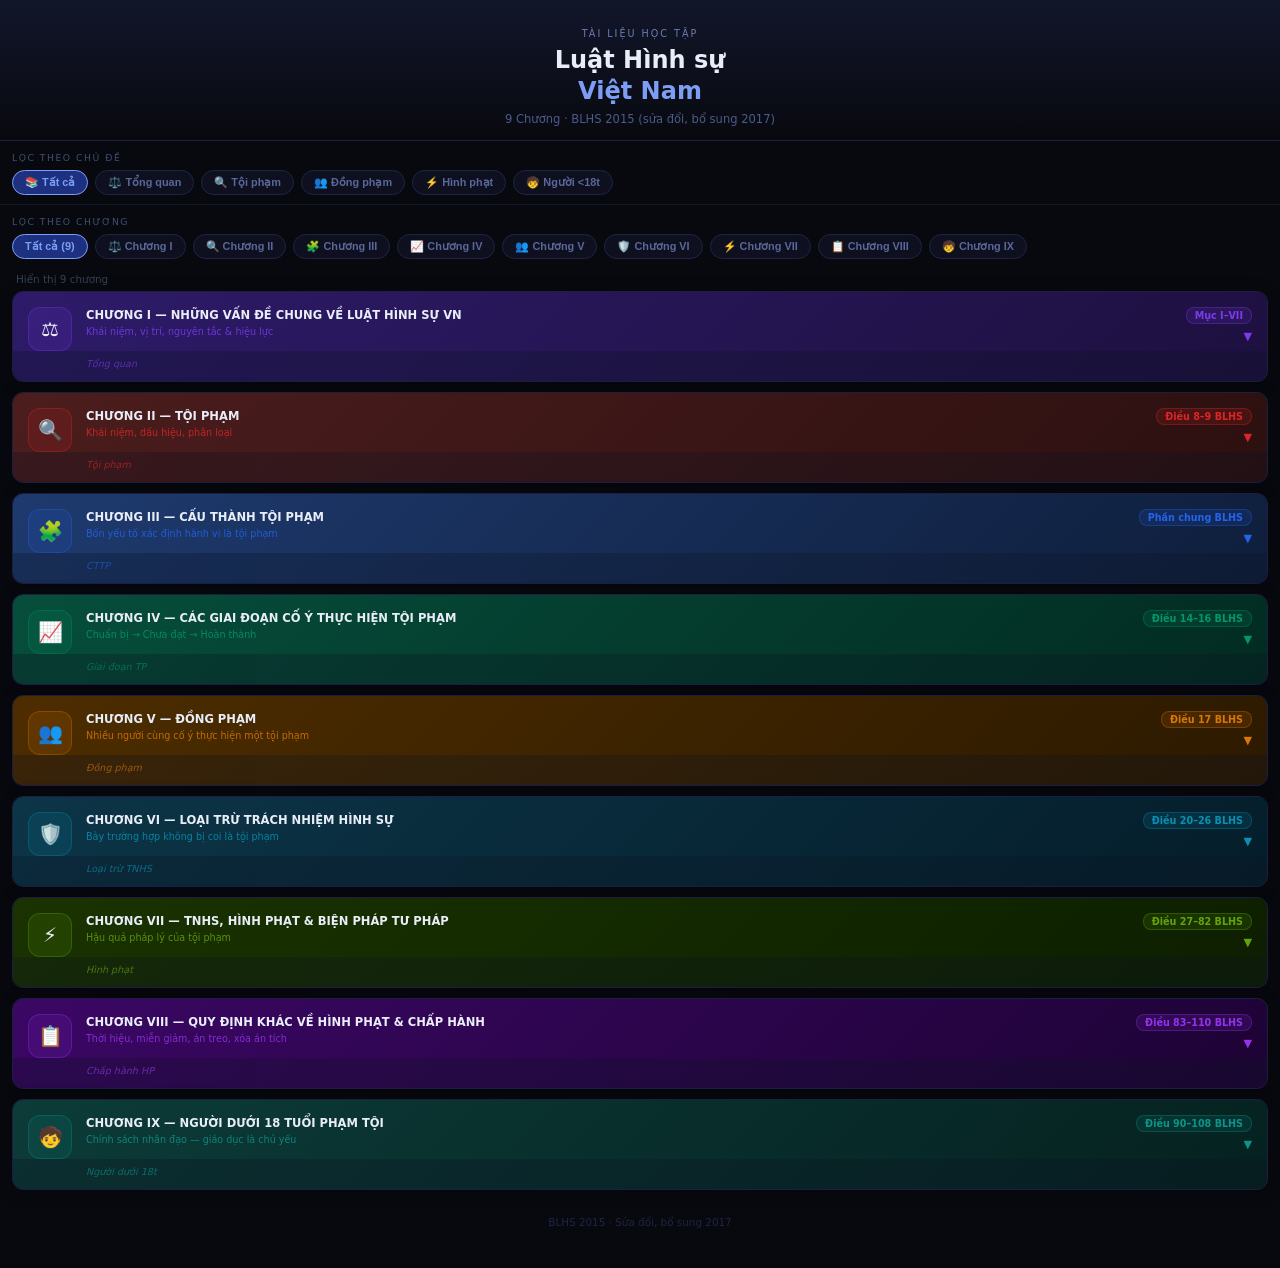
<file: data/luat.html>
<!DOCTYPE html>
<html lang="vi">
<head>
<meta charset="UTF-8">
<meta name="viewport" content="width=device-width,initial-scale=1">
<title>Luật Hình sự Việt Nam</title>
<style>
*{box-sizing:border-box;margin:0;padding:0}
body{font-family:'Segoe UI',system-ui,sans-serif;background:#08090F;color:#E8EDF8;min-height:100vh;padding-bottom:40px}
.hdr{text-align:center;padding:22px 16px 14px;background:linear-gradient(180deg,#12162A 0%,#08090F 100%);border-bottom:1px solid #1C2040}
.hdr-badge{display:inline-block;font-size:.6rem;letter-spacing:2px;text-transform:uppercase;color:#6B7DB3;margin-bottom:6px}
.hdr h1{font-size:clamp(1rem,5vw,1.5rem);font-weight:800;line-height:1.3}
.hdr h1 span{color:#7C9FF5}
.hdr p{color:#4B5C8A;font-size:.72rem;margin-top:5px}
.filter-block{padding:11px 12px 5px;border-bottom:1px solid #111827}
.filter-label{font-size:.58rem;color:#3D4F73;letter-spacing:1.5px;text-transform:uppercase;margin-bottom:7px}
.tabs{display:flex;flex-wrap:nowrap;gap:7px;overflow-x:auto;padding-bottom:4px;scrollbar-width:none}
.tabs::-webkit-scrollbar{display:none}
.tab{flex-shrink:0;font-size:.68rem;font-weight:700;padding:5px 12px;border-radius:20px;border:1.5px solid #1E2540;background:#0E1020;color:#5A6899;cursor:pointer;transition:all .15s;white-space:nowrap}
.tab.on{background:#1E3080;border-color:#7C9FF5;color:#7C9FF5}
.tab.c-on{border-color:var(--ac);background:var(--ab);color:var(--ac)}
.count{padding:5px 16px 6px;font-size:.65rem;color:#374151}
.grid{display:flex;flex-direction:column;gap:10px;padding:0 12px}
.card{background:#0a1120;border-radius:11px;border:1px solid #1C2040;overflow:hidden;box-shadow:0 2px 16px rgba(0,0,0,.3);transition:box-shadow .2s}
.chd{display:flex;align-items:flex-start;gap:14px;padding:15px 15px 0;cursor:pointer;background:var(--cbg)}
.cico{width:44px;height:44px;border-radius:12px;background:var(--ab);border:1px solid var(--a2);display:flex;align-items:center;justify-content:center;font-size:20px;flex-shrink:0}
.cmeta{flex:1;min-width:0}
.cttl{font-size:.72rem;font-weight:800;color:#E8EDF8;line-height:1.4;margin-bottom:3px}
.csub{font-size:.6rem;color:var(--ac);opacity:.85}
.cright{display:flex;flex-direction:column;align-items:flex-end;gap:6px;flex-shrink:0}
.cbg{font-size:.6rem;padding:2px 8px;border-radius:8px;background:var(--ab);color:var(--ac);border:1px solid var(--a2);white-space:nowrap;font-weight:700}
.carr{font-size:.7rem;color:var(--ac);transition:transform .2s;display:inline-block}
.card.on .carr{transform:rotate(180deg)}
.ctag{background:var(--cbg);padding:7px 15px 12px 73px;font-size:.6rem;color:var(--ac);opacity:.7;font-style:italic}
.cbd{max-height:0;overflow:hidden;transition:max-height .35s ease}
.card.on .cbd{max-height:3000px;overflow-y:auto}
.cbd::-webkit-scrollbar{width:3px}
.cbd::-webkit-scrollbar-thumb{background:#111827}
.cbi{padding:12px 15px 16px;background:#0B0E1C}
.sec{margin-bottom:16px}
.sec:last-child{margin-bottom:0}
.sec-title{font-size:.68rem;font-weight:700;color:var(--ac);margin-bottom:8px;display:flex;align-items:center;gap:6px}
.sec-bar{width:3px;height:14px;background:var(--ac);border-radius:2px;flex-shrink:0}
ul.pts{list-style:none;padding-left:10px;display:flex;flex-direction:column;gap:5px}
ul.pts li{font-size:.68rem;color:#A8B4D0;line-height:1.6;display:flex;gap:8px}
ul.pts li::before{content:"•";color:var(--ac);opacity:.6;flex-shrink:0;margin-top:2px}
.ftr{text-align:center;margin-top:26px;color:#1E2540;font-size:.65rem}
</style>
</head>
<body>

<div class="hdr">
  <div class="hdr-badge">Tài liệu học tập</div>
  <h1>Luật Hình sự<br><span>Việt Nam</span></h1>
  <p>9 Chương · BLHS 2015 (sửa đổi, bổ sung 2017)</p>
</div>

<!-- Theme filter -->
<div class="filter-block">
  <div class="filter-label">Lọc theo chủ đề</div>
  <div class="tabs" id="theme-tabs">
    <button class="tab on" data-theme="tat-ca" onclick="setTheme(this)">📚 Tất cả</button>
    <button class="tab" data-theme="tong-quan" onclick="setTheme(this)">⚖️ Tổng quan</button>
    <button class="tab" data-theme="toi-pham" onclick="setTheme(this)">🔍 Tội phạm</button>
    <button class="tab" data-theme="dong-pham" onclick="setTheme(this)">👥 Đồng phạm</button>
    <button class="tab" data-theme="hinh-phat" onclick="setTheme(this)">⚡ Hình phạt</button>
    <button class="tab" data-theme="nguoi-duoi-18" onclick="setTheme(this)">🧒 Người &lt;18t</button>
  </div>
</div>

<!-- Chapter filter -->
<div class="filter-block" style="border-bottom:none">
  <div class="filter-label">Lọc theo chương</div>
  <div class="tabs" id="chap-tabs">
    <button class="tab on" data-chap="tat-ca" onclick="setChap(this)">Tất cả (9)</button>
    <button class="tab" data-chap="c1" onclick="setChap(this)" style="--ac:#7C3AED">⚖️ Chương I</button>
    <button class="tab" data-chap="c2" onclick="setChap(this)" style="--ac:#DC2626">🔍 Chương II</button>
    <button class="tab" data-chap="c3" onclick="setChap(this)" style="--ac:#2563EB">🧩 Chương III</button>
    <button class="tab" data-chap="c4" onclick="setChap(this)" style="--ac:#059669">📈 Chương IV</button>
    <button class="tab" data-chap="c5" onclick="setChap(this)" style="--ac:#D97706">👥 Chương V</button>
    <button class="tab" data-chap="c6" onclick="setChap(this)" style="--ac:#0891B2">🛡️ Chương VI</button>
    <button class="tab" data-chap="c7" onclick="setChap(this)" style="--ac:#65A30D">⚡ Chương VII</button>
    <button class="tab" data-chap="c8" onclick="setChap(this)" style="--ac:#9333EA">📋 Chương VIII</button>
    <button class="tab" data-chap="c9" onclick="setChap(this)" style="--ac:#0D9488">🧒 Chương IX</button>
  </div>
</div>

<div class="count" id="count">Hiển thị 9 chương</div>
<div class="grid" id="grid">

<!-- C1 -->
<div class="card" id="c1" data-themes="tong-quan nguyen-tac"
  style="--ac:#7C3AED;--ab:#7C3AED25;--a2:#7C3AED50;--cbg:linear-gradient(135deg,#2D1B69,#1E1040)">
  <div class="chd" onclick="toggle('c1')">
    <div class="cico">⚖️</div>
    <div class="cmeta">
      <div class="cttl">CHƯƠNG I — NHỮNG VẤN ĐỀ CHUNG VỀ LUẬT HÌNH SỰ VN</div>
      <div class="csub">Khái niệm, vị trí, nguyên tắc &amp; hiệu lực</div>
    </div>
    <div class="cright">
      <span class="cbg">Mục I–VII</span>
      <span class="carr">▼</span>
    </div>
  </div>
  <div class="ctag">Tổng quan</div>
  <div class="cbd"><div class="cbi">
    <div class="sec">
      <div class="sec-title"><span class="sec-bar"></span>I. Khái niệm Luật Hình sự</div>
      <ul class="pts">
        <li>Là ngành luật độc lập trong hệ thống pháp luật Việt Nam</li>
        <li>Bao gồm tổng hợp các quy phạm do Quốc hội ban hành</li>
        <li>Quy định hành vi bị coi là tội phạm và hình phạt tương ứng</li>
        <li>Áp dụng đối với người hoặc pháp nhân thương mại thực hiện hành vi đó</li>
      </ul>
    </div>
    <div class="sec">
      <div class="sec-title"><span class="sec-bar"></span>II. Vị trí trong hệ thống pháp luật</div>
      <ul class="pts">
        <li>Công cụ pháp lý quan trọng nhất bảo vệ chế độ xã hội</li>
        <li>Bảo vệ trật tự pháp luật, quyền con người, quyền công dân</li>
        <li>Liên hệ mật thiết với LTTHS, Luật Dân sự, Luật Hành chính</li>
      </ul>
    </div>
    <div class="sec">
      <div class="sec-title"><span class="sec-bar"></span>III. Cấu trúc của Luật Hình sự</div>
      <ul class="pts">
        <li>Phần Chung (General): điều kiện TNHS, hình phạt, các quy định chung</li>
        <li>Phần Riêng (Specific): các tội danh cụ thể &amp; khung hình phạt tương ứng</li>
      </ul>
    </div>
    <div class="sec">
      <div class="sec-title"><span class="sec-bar"></span>IV. Nhiệm vụ của Luật Hình sự</div>
      <ul class="pts">
        <li>Bảo vệ: độc lập, chủ quyền, an ninh quốc gia, quyền con người</li>
        <li>Bảo vệ chế độ, tài sản của Nhà nước và tổ chức</li>
        <li>Giáo dục: nâng cao ý thức chấp hành pháp luật</li>
        <li>Phòng ngừa &amp; đấu tranh: răn đe, ngăn chặn, trừng trị tội phạm</li>
      </ul>
    </div>
    <div class="sec">
      <div class="sec-title"><span class="sec-bar"></span>V. Quá trình phát triển</div>
      <ul class="pts">
        <li>Trước 1945: Quốc triều hình luật, Hoàng Việt luật lệ, quy định thời Pháp thuộc</li>
        <li>1945–1985: Sắc lệnh, văn bản đơn lẻ của Nhà nước DCCH &amp; CHXHCN VN</li>
        <li>1985: BLHS đầu tiên ra đời — thống nhất hệ thống LHS</li>
        <li>1999: BLHS thứ hai (sửa đổi, bổ sung 2009)</li>
        <li>2015: BLHS hiện hành (sửa đổi, bổ sung 2017) — lần đầu quy định TNHS pháp nhân TM</li>
      </ul>
    </div>
    <div class="sec">
      <div class="sec-title"><span class="sec-bar"></span>VI. Bản chất của Luật Hình sự</div>
      <ul class="pts">
        <li>Tính giai cấp: công cụ sắc bén của giai cấp công nhân &amp; nhân dân lao động</li>
        <li>Dưới sự lãnh đạo của Đảng duy trì trật tự xã hội, bảo vệ Nhà nước</li>
        <li>Tính nhân văn/xã hội: bảo vệ quyền &amp; lợi ích chính đáng của mọi chủ thể</li>
        <li>Phục vụ sự phát triển bền vững của xã hội</li>
      </ul>
    </div>
    <div class="sec">
      <div class="sec-title"><span class="sec-bar"></span>VII. Mối quan hệ với ngành luật khác</div>
      <ul class="pts">
        <li>Tố tụng hình sự: LHS quy định nội dung (tội gì, phạt ra sao); LTTHS quy định thủ tục áp dụng</li>
        <li>Hành chính: phân định vi phạm HC và tội phạm HS theo tính chất &amp; mức độ nguy hiểm</li>
        <li>Dân sự: vi phạm HS thường đi kèm nghĩa vụ bồi thường thiệt hại dân sự</li>
      </ul>
    </div>
    <div class="sec">
      <div class="sec-title"><span class="sec-bar"></span>VIII. Sáu nguyên tắc cơ bản</div>
      <ul class="pts">
        <li>Pháp chế XHCN: tội phạm &amp; hình phạt phải quy định rõ trong luật (Nullum crimen, nulla poena sine lege)</li>
        <li>Dân chủ, bình đẳng: mọi người phạm tội đều bình đẳng trước pháp luật</li>
        <li>Nhân đạo: hướng tới cải tạo, giáo dục; hạn chế áp dụng án tử hình</li>
        <li>Trách nhiệm do lỗi: chỉ truy cứu TNHS đối với người có lỗi khi thực hiện hành vi</li>
        <li>Phân hóa TNHS: áp dụng hình phạt tương ứng mức độ nguy hiểm &amp; nhân thân</li>
        <li>Yêu nước &amp; đoàn kết quốc tế: bảo vệ chủ quyền kết hợp hợp tác quốc tế chống TP xuyên quốc gia</li>
      </ul>
    </div>
    <div class="sec">
      <div class="sec-title"><span class="sec-bar"></span>IX. Nguồn &amp; Hiệu lực</div>
      <ul class="pts">
        <li>Nguồn: BLHS + Nghị quyết Hội đồng Thẩm phán + Thông tư liên tịch hướng dẫn</li>
        <li>Hiệu lực không gian: lãnh thổ, tàu thuyền/hàng không VN, cơ quan ngoại giao</li>
        <li>Hiệu lực thời gian: thời điểm phát sinh, hiệu lực trở về trước (hồi tỵ — chỉ áp dụng khi có lợi cho người phạm tội)</li>
      </ul>
    </div>
  </div></div>
</div>

<!-- C2 -->
<div class="card" id="c2" data-themes="toi-pham"
  style="--ac:#DC2626;--ab:#DC262625;--a2:#DC262650;--cbg:linear-gradient(135deg,#4C1D1D,#2D1010)">
  <div class="chd" onclick="toggle('c2')">
    <div class="cico">🔍</div>
    <div class="cmeta">
      <div class="cttl">CHƯƠNG II — TỘI PHẠM</div>
      <div class="csub">Khái niệm, dấu hiệu, phân loại</div>
    </div>
    <div class="cright">
      <span class="cbg">Điều 8–9 BLHS</span>
      <span class="carr">▼</span>
    </div>
  </div>
  <div class="ctag">Tội phạm</div>
  <div class="cbd"><div class="cbi">
    <div class="sec">
      <div class="sec-title"><span class="sec-bar"></span>I. Khái niệm tội phạm (Điều 8 BLHS)</div>
      <ul class="pts">
        <li>Là hành vi nguy hiểm cho xã hội được quy định trong BLHS</li>
        <li>Do người có năng lực TNHS hoặc pháp nhân thương mại thực hiện</li>
        <li>Thực hiện một cách cố ý hoặc vô ý</li>
        <li>Hành vi tuy nguy hiểm nhưng chưa đến mức đáng kể thì không phải tội phạm — xử lý bằng biện pháp khác</li>
      </ul>
    </div>
    <div class="sec">
      <div class="sec-title"><span class="sec-bar"></span>II. Bốn dấu hiệu pháp lý của tội phạm</div>
      <ul class="pts">
        <li>① Tính nguy hiểm cho xã hội (dấu hiệu cơ bản nhất): gây thiệt hại hoặc đe dọa gây thiệt hại đáng kể cho các quan hệ XH được LHS bảo vệ</li>
        <li>② Tính có lỗi: người thực hiện nhận thức được &amp; làm chủ được hành vi (cố ý trực tiếp, cố ý gián tiếp, vô ý vì quá tự tin, vô ý vì cẩu thả)</li>
        <li>③ Tính trái pháp luật hình sự: hành vi chỉ là tội phạm nếu được mô tả cụ thể trong BLHS</li>
        <li>④ Tính phải chịu hình phạt: hành vi đương nhiên đối mặt với chế tài nghiêm khắc nhất là hình phạt</li>
      </ul>
    </div>
    <div class="sec">
      <div class="sec-title"><span class="sec-bar"></span>III. Phân loại tội phạm theo Điều 9 BLHS</div>
      <ul class="pts">
        <li>Tội phạm ÍT NGHIÊM TRỌNG: mức cao nhất của khung HP ≤ 3 năm tù / phạt tiền / cải tạo KGG</li>
        <li>Tội phạm NGHIÊM TRỌNG: mức cao nhất của khung HP ≤ 7 năm tù</li>
        <li>Tội phạm RẤT NGHIÊM TRỌNG: mức cao nhất của khung HP ≤ 15 năm tù</li>
        <li>Tội phạm ĐẶC BIỆT NGHIÊM TRỌNG: mức cao nhất > 15 năm tù, tù chung thân hoặc tử hình</li>
        <li>Ý nghĩa phân loại: xác định thời hiệu, thẩm quyền xét xử, áp dụng biện pháp ngăn chặn...</li>
      </ul>
    </div>
    <div class="sec">
      <div class="sec-title"><span class="sec-bar"></span>IV. Tội phạm và vi phạm pháp luật khác</div>
      <ul class="pts">
        <li>Điểm giống: đều là hành vi trái PL, có lỗi, xâm phạm trật tự pháp luật</li>
        <li>Khác về mức độ nguy hiểm: tội phạm có tính nguy hiểm cao hơn hẳn</li>
        <li>Khác về văn bản quy định: tội phạm chỉ do BLHS quy định; vi phạm khác do luật chuyên ngành</li>
        <li>Khác về hậu quả pháp lý: tội phạm → hình phạt + án tích; vi phạm khác → phạt HC, bồi thường DS, kỷ luật</li>
      </ul>
    </div>
  </div></div>
</div>

<!-- C3 -->
<div class="card" id="c3" data-themes="toi-pham tong-quan"
  style="--ac:#2563EB;--ab:#2563EB25;--a2:#2563EB50;--cbg:linear-gradient(135deg,#1E3A6E,#0F1F3D)">
  <div class="chd" onclick="toggle('c3')">
    <div class="cico">🧩</div>
    <div class="cmeta">
      <div class="cttl">CHƯƠNG III — CẤU THÀNH TỘI PHẠM</div>
      <div class="csub">Bốn yếu tố xác định hành vi là tội phạm</div>
    </div>
    <div class="cright">
      <span class="cbg">Phần chung BLHS</span>
      <span class="carr">▼</span>
    </div>
  </div>
  <div class="ctag">CTTP</div>
  <div class="cbd"><div class="cbi">
    <div class="sec">
      <div class="sec-title"><span class="sec-bar"></span>I. Khái niệm &amp; Đặc điểm CTTP</div>
      <ul class="pts">
        <li>Là tổng hợp những dấu hiệu pháp lý đặc trưng (do luật quy định) xác định hành vi cụ thể là tội phạm</li>
        <li>Do luật định: không thể tự suy diễn thêm yếu tố ngoài quy định</li>
        <li>Mang tính bắt buộc: phải thỏa mãn đầy đủ mới có TNHS</li>
        <li>Phản ánh bản chất nguy hiểm của tội phạm</li>
        <li>Ý nghĩa: là cơ sở pháp lý DUY NHẤT để xác định tội phạm và truy cứu TNHS</li>
      </ul>
    </div>
    <div class="sec">
      <div class="sec-title"><span class="sec-bar"></span>II. Phân loại CTTP</div>
      <ul class="pts">
        <li>Theo mức độ nguy hiểm: CTTP cơ bản / CTTP tăng nặng / CTTP giảm nhẹ</li>
        <li>Cấu trúc Hình thức: chỉ cần thực hiện hành vi, không yêu cầu hậu quả (VD: tội cướp tài sản)</li>
        <li>Cấu trúc Vật chất: yêu cầu phải có hậu quả thực tế xảy ra (VD: tội giết người, trộm cắp)</li>
      </ul>
    </div>
    <div class="sec">
      <div class="sec-title"><span class="sec-bar"></span>III. Khách thể của tội phạm</div>
      <ul class="pts">
        <li>Là quan hệ xã hội được LHS bảo vệ nhưng bị tội phạm xâm hại</li>
        <li>Khách thể chung: toàn bộ quan hệ XH mà LHS bảo vệ (độc lập, chủ quyền, quyền công dân...)</li>
        <li>Khách thể loại: nhóm quan hệ XH cùng tính chất (VD: tội xâm phạm tính mạng, sức khỏe)</li>
        <li>Khách thể trực tiếp: quan hệ XH cụ thể bị từng tội phạm xâm hại (VD: tính mạng người bị hại)</li>
        <li>Đối tượng tác động: con người, tài sản, hoạt động bình thường của tổ chức...</li>
      </ul>
    </div>
    <div class="sec">
      <div class="sec-title"><span class="sec-bar"></span>IV. Mặt khách quan</div>
      <ul class="pts">
        <li>Hành vi nguy hiểm cho XH: hành động hoặc không hành động</li>
        <li>Hậu quả của tội phạm: thiệt hại thực tế gây ra cho khách thể được bảo vệ</li>
        <li>Quan hệ nhân quả: hành vi phải là nguyên nhân trực tiếp, tất yếu dẫn đến hậu quả</li>
        <li>Các dấu hiệu khác: phương tiện, công cụ, thời gian, địa điểm, hoàn cảnh phạm tội</li>
      </ul>
    </div>
    <div class="sec">
      <div class="sec-title"><span class="sec-bar"></span>V. Mặt chủ quan</div>
      <ul class="pts">
        <li>Cố ý trực tiếp: nhận thức rõ + thấy trước hậu quả + mong muốn hậu quả xảy ra</li>
        <li>Cố ý gián tiếp: nhận thức rõ + thấy trước hậu quả + không mong muốn nhưng để mặc</li>
        <li>Vô ý vì quá tự tin: thấy trước hậu quả nhưng tin tưởng (không có cơ sở) hậu quả không xảy ra</li>
        <li>Vô ý vì cẩu thả: không thấy trước hậu quả dù phải &amp; có thể thấy trước</li>
        <li>Động cơ phạm tội: nguyên nhân tâm lý thúc đẩy người phạm tội thực hiện hành vi</li>
        <li>Mục đích phạm tội: kết quả cuối cùng mà người phạm tội nhắm tới</li>
      </ul>
    </div>
    <div class="sec">
      <div class="sec-title"><span class="sec-bar"></span>VI. Chủ thể của tội phạm</div>
      <ul class="pts">
        <li>Chủ thể thường: con người cụ thể, đủ tuổi chịu TNHS, có năng lực TNHS</li>
        <li>Đủ tuổi TNHS: từ đủ 14 tuổi trở lên (14–16t: chỉ chịu TNHS với tội rất NT &amp; đặc biệt NT); từ đủ 16t: chịu mọi tội</li>
        <li>Có năng lực TNHS: không mắc bệnh tâm thần, không mất khả năng nhận thức/điều khiển hành vi</li>
        <li>Chủ thể đặc biệt: yêu cầu thêm dấu hiệu đặc thù (VD: tội tham nhũng — phải có chức vụ, quyền hạn)</li>
        <li>Pháp nhân thương mại: TNHS khi thực hiện hành vi nhân danh/vì lợi ích của pháp nhân đó</li>
      </ul>
    </div>
  </div></div>
</div>

<!-- C4 -->
<div class="card" id="c4" data-themes="toi-pham"
  style="--ac:#059669;--ab:#05966925;--a2:#05966950;--cbg:linear-gradient(135deg,#064E3B,#022C22)">
  <div class="chd" onclick="toggle('c4')">
    <div class="cico">📈</div>
    <div class="cmeta">
      <div class="cttl">CHƯƠNG IV — CÁC GIAI ĐOẠN CỐ Ý THỰC HIỆN TỘI PHẠM</div>
      <div class="csub">Chuẩn bị → Chưa đạt → Hoàn thành</div>
    </div>
    <div class="cright">
      <span class="cbg">Điều 14–16 BLHS</span>
      <span class="carr">▼</span>
    </div>
  </div>
  <div class="ctag">Giai đoạn TP</div>
  <div class="cbd"><div class="cbi">
    <div class="sec">
      <div class="sec-title"><span class="sec-bar"></span>I. Nhận thức chung</div>
      <ul class="pts">
        <li>Là mức độ thực hiện tội phạm cố ý qua các thời điểm khác nhau về mặt khách quan và chủ quan</li>
        <li>Chỉ áp dụng với tội phạm CỐ Ý — không có giai đoạn phạm tội với tội vô ý</li>
        <li>Căn cứ phân chia: hành vi thực tế đã thực hiện + mức độ đạt được mục đích phạm tội</li>
      </ul>
    </div>
    <div class="sec">
      <div class="sec-title"><span class="sec-bar"></span>II. Giai đoạn 1 — Chuẩn bị phạm tội</div>
      <ul class="pts">
        <li>Tìm kiếm, chuẩn bị công cụ, phương tiện hoặc tạo điều kiện khác để thực hiện tội phạm</li>
        <li>Hành vi: mua vũ khí, thăm dò địa điểm, rủ rê đồng phạm, lên kế hoạch...</li>
        <li>Chưa thực hiện hành vi khách quan được mô tả trong CTTP</li>
        <li>TNHS: chỉ chịu TNHS nếu là tội RẤT NT hoặc ĐẶC BIỆT NT (Điều 14 BLHS)</li>
        <li>Hình phạt: được giảm nhẹ so với tội phạm hoàn thành</li>
      </ul>
    </div>
    <div class="sec">
      <div class="sec-title"><span class="sec-bar"></span>III. Giai đoạn 2 — Phạm tội chưa đạt</div>
      <ul class="pts">
        <li>Đã bắt đầu thực hiện hành vi khách quan trong CTTP nhưng không thực hiện được đến cùng</li>
        <li>Nguyên nhân: do nguyên nhân NGOÀI Ý MUỐN của người phạm tội (bị bắt, nạn nhân chống cự, súng hỏng...)</li>
        <li>Chưa đạt chưa hoàn thành: hành vi chưa thực hiện hết (còn có thể tiếp tục nhưng bị ngăn)</li>
        <li>Chưa đạt đã hoàn thành: thực hiện hết hành vi nhưng hậu quả không xảy ra (bắn trượt, nạn nhân không chết)</li>
        <li>TNHS: vẫn phải chịu TNHS, được giảm nhẹ so với tội phạm hoàn thành</li>
      </ul>
    </div>
    <div class="sec">
      <div class="sec-title"><span class="sec-bar"></span>IV. Giai đoạn 3 — Tội phạm hoàn thành</div>
      <ul class="pts">
        <li>Hành vi đã thỏa mãn đầy đủ tất cả dấu hiệu được quy định trong CTTP</li>
        <li>CTTP hình thức: hoàn thành khi thực hiện xong hành vi (không cần hậu quả)</li>
        <li>CTTP vật chất: hoàn thành khi hậu quả đã xảy ra trên thực tế</li>
        <li>Áp dụng mức hình phạt đầy đủ theo khung hình phạt</li>
      </ul>
    </div>
    <div class="sec">
      <div class="sec-title"><span class="sec-bar"></span>V. Tự ý nửa chừng chấm dứt việc phạm tội</div>
      <ul class="pts">
        <li>Tự mình không thực hiện tiếp tội phạm đến cùng, dù không có gì ngăn cản</li>
        <li>Điều kiện 1 — Tự nguyện: xuất phát từ ý chí của bản thân, không phải vì bị ngăn cản</li>
        <li>Điều kiện 2 — Triệt để: từ bỏ hoàn toàn, không tiếp tục thực hiện</li>
        <li>Điều kiện 3 — Thời điểm: phải ở giai đoạn chuẩn bị hoặc chưa đạt chưa hoàn thành</li>
        <li>Hậu quả pháp lý: được MIỄN TNHS về tội định thực hiện</li>
        <li>Lưu ý: nếu hành vi thực tế đã cấu thành tội khác → vẫn chịu TNHS về tội đó</li>
      </ul>
    </div>
  </div></div>
</div>

<!-- C5 -->
<div class="card" id="c5" data-themes="dong-pham"
  style="--ac:#D97706;--ab:#D9770625;--a2:#D9770650;--cbg:linear-gradient(135deg,#4D2D00,#2D1A00)">
  <div class="chd" onclick="toggle('c5')">
    <div class="cico">👥</div>
    <div class="cmeta">
      <div class="cttl">CHƯƠNG V — ĐỒNG PHẠM</div>
      <div class="csub">Nhiều người cùng cố ý thực hiện một tội phạm</div>
    </div>
    <div class="cright">
      <span class="cbg">Điều 17 BLHS</span>
      <span class="carr">▼</span>
    </div>
  </div>
  <div class="ctag">Đồng phạm</div>
  <div class="cbd"><div class="cbi">
    <div class="sec">
      <div class="sec-title"><span class="sec-bar"></span>I. Khái niệm &amp; Dấu hiệu pháp lý (Điều 17)</div>
      <ul class="pts">
        <li>Là trường hợp có từ 2 người trở lên cố ý cùng thực hiện một tội phạm</li>
        <li>Dấu hiệu khách quan: cùng tham gia thực hiện TP; hành vi mỗi người hỗ trợ cả nhóm</li>
        <li>Dấu hiệu chủ quan: cùng cố ý; biết rõ hành vi của mình và người khác cùng hướng tới mục đích chung</li>
        <li>Lưu ý: tội phạm do vô ý KHÔNG có đồng phạm</li>
      </ul>
    </div>
    <div class="sec">
      <div class="sec-title"><span class="sec-bar"></span>II. Bốn loại người trong đồng phạm</div>
      <ul class="pts">
        <li>Người THỰC HÀNH: trực tiếp thực hiện hành vi được mô tả trong CTTP; chịu TNHS nặng nhất trong nhóm</li>
        <li>Người TỔ CHỨC: chủ mưu, cầm đầu, chỉ huy toàn bộ hoạt động phạm tội; nguy hiểm nhất trong đồng phạm</li>
        <li>Người XÚI GIỤC: kích động, dụ dỗ, thúc đẩy người khác nảy sinh ý định &amp; thực hiện TP</li>
        <li>Người GIÚP SỨC: tạo điều kiện tinh thần (hứa hẹn che giấu) hoặc vật chất (cung cấp công cụ, thông tin)</li>
      </ul>
    </div>
    <div class="sec">
      <div class="sec-title"><span class="sec-bar"></span>III. Phân loại hình thức đồng phạm</div>
      <ul class="pts">
        <li>Đồng phạm ĐƠN GIẢN: chỉ có người thực hành, không phân công vai trò</li>
        <li>Đồng phạm PHỨC TẠP: có phân công vai trò rõ ràng (tổ chức, thực hành, giúp sức, xúi giục)</li>
        <li>Đồng phạm KHÔNG BÀN BẠC TRƯỚC: hành động tự phát, không có kế hoạch chung từ trước</li>
        <li>Đồng phạm CÓ BÀN BẠC TRƯỚC: đã thống nhất kế hoạch trước khi thực hiện</li>
        <li>Phạm tội CÓ TỔ CHỨC: hình thức nguy hiểm nhất — câu kết chặt chẽ, phân công chi tiết, có tính chuyên nghiệp</li>
      </ul>
    </div>
    <div class="sec">
      <div class="sec-title"><span class="sec-bar"></span>IV. Trách nhiệm hình sự trong đồng phạm</div>
      <ul class="pts">
        <li>Nguyên tắc chung: tất cả người đồng phạm chịu TNHS chung về toàn bộ tội phạm đã thực hiện</li>
        <li>Phân hóa cá nhân: TNHS được xác định theo vai trò, tính chất và mức độ tham gia của từng người</li>
        <li>Người tổ chức &amp; người thực hành: thường chịu TNHS nặng hơn người giúp sức</li>
        <li>Hành vi VƯỢT QUÁ của người thực hành: người khác trong nhóm KHÔNG phải chịu TNHS về phần vượt quá</li>
        <li>Tình tiết giảm nhẹ/tăng nặng cá nhân: chỉ áp dụng cho người có tình tiết đó</li>
      </ul>
    </div>
    <div class="sec">
      <div class="sec-title"><span class="sec-bar"></span>V. Phân biệt với hành vi cấu thành tội phạm độc lập</div>
      <ul class="pts">
        <li>Chứa chấp/tiêu thụ tài sản: thực hiện SAU khi TP kết thúc, không có hứa hẹn trước → không phải đồng phạm</li>
        <li>Che giấu tội phạm: cản trở phát hiện/xử lý TP sau khi đã xảy ra, không có bàn bạc từ trước → tội độc lập</li>
        <li>Không tố giác tội phạm: biết TP đang chuẩn bị/đang/đã thực hiện nhưng không báo cơ quan thẩm quyền → tội độc lập</li>
      </ul>
    </div>
  </div></div>
</div>

<!-- C6 -->
<div class="card" id="c6" data-themes="hinh-phat tong-quan"
  style="--ac:#0891B2;--ab:#0891B225;--a2:#0891B250;--cbg:linear-gradient(135deg,#0C3547,#051E2B)">
  <div class="chd" onclick="toggle('c6')">
    <div class="cico">🛡️</div>
    <div class="cmeta">
      <div class="cttl">CHƯƠNG VI — LOẠI TRỪ TRÁCH NHIỆM HÌNH SỰ</div>
      <div class="csub">Bảy trường hợp không bị coi là tội phạm</div>
    </div>
    <div class="cright">
      <span class="cbg">Điều 20–26 BLHS</span>
      <span class="carr">▼</span>
    </div>
  </div>
  <div class="ctag">Loại trừ TNHS</div>
  <div class="cbd"><div class="cbi">
    <div class="sec">
      <div class="sec-title"><span class="sec-bar"></span>I. Nhận thức chung</div>
      <ul class="pts">
        <li>Hành vi có biểu hiện bên ngoài giống tội phạm nhưng không bị coi là tội phạm</li>
        <li>Do hoàn cảnh đặc biệt nên không phải chịu TNHS</li>
        <li>Ý nghĩa: bảo vệ quyền tự vệ, khuyến khích công dân tham gia chống tội phạm &amp; lao động sáng tạo</li>
      </ul>
    </div>
    <div class="sec">
      <div class="sec-title"><span class="sec-bar"></span>II. Sự kiện bất ngờ (Điều 20)</div>
      <ul class="pts">
        <li>Gây ra hậu quả nguy hại nhưng không thể thấy trước hoặc không buộc phải thấy trước</li>
        <li>Không có lỗi → không phải chịu TNHS</li>
        <li>VD: lái xe đúng luật, người đi bộ đột ngột băng qua gây tai nạn</li>
      </ul>
    </div>
    <div class="sec">
      <div class="sec-title"><span class="sec-bar"></span>III. Không có năng lực TNHS (Điều 21)</div>
      <ul class="pts">
        <li>Do mắc bệnh tâm thần hoặc bệnh khác làm MẤT khả năng nhận thức/điều khiển hành vi</li>
        <li>Phải có kết luận giám định pháp y tâm thần</li>
        <li>Có thể bị áp dụng biện pháp bắt buộc chữa bệnh</li>
      </ul>
    </div>
    <div class="sec">
      <div class="sec-title"><span class="sec-bar"></span>IV. Phòng vệ chính đáng (Điều 22)</div>
      <ul class="pts">
        <li>Chống trả lại một cách CẦN THIẾT người đang có hành vi xâm phạm quyền/lợi ích hợp pháp</li>
        <li>Điều kiện: hành vi xâm phạm phải đang xảy ra (không phải đã qua hoặc tưởng tượng)</li>
        <li>Mức chống trả phải tương xứng với mức độ nguy hiểm của hành vi xâm phạm</li>
        <li>Vượt quá phòng vệ chính đáng: chống trả rõ ràng quá mức cần thiết → vẫn chịu TNHS nhưng được giảm nhẹ</li>
      </ul>
    </div>
    <div class="sec">
      <div class="sec-title"><span class="sec-bar"></span>V. Tình thế cấp thiết (Điều 23)</div>
      <ul class="pts">
        <li>Gây một thiệt hại nhỏ hơn để ngăn chặn một nguy cơ thiệt hại lớn hơn đang thực tế đe dọa</li>
        <li>Điều kiện: nguy hiểm phải đang thực sự đe dọa, không có cách nào khác để ngăn chặn</li>
        <li>Thiệt hại gây ra phải NHỎ HƠN thiệt hại cần ngăn chặn</li>
        <li>Vượt quá tình thế cấp thiết: thiệt hại gây ra ≥ thiệt hại cần ngăn chặn → vẫn phải chịu TNHS</li>
      </ul>
    </div>
    <div class="sec">
      <div class="sec-title"><span class="sec-bar"></span>VI. Gây thiệt hại khi bắt giữ người phạm tội (Điều 24)</div>
      <ul class="pts">
        <li>Sử dụng vũ lực cần thiết để khống chế, bắt giữ người đang bỏ trốn sau khi phạm tội</li>
        <li>Điều kiện: không còn biện pháp nào khác; vũ lực sử dụng không vượt quá mức cần thiết</li>
        <li>Không được gây thiệt hại quá mức cần thiết cho việc bắt giữ</li>
      </ul>
    </div>
    <div class="sec">
      <div class="sec-title"><span class="sec-bar"></span>VII. Rủi ro trong nghiên cứu KH-KT (Điều 25)</div>
      <ul class="pts">
        <li>Thực hiện đúng quy trình, tiêu chuẩn được phép nhưng vẫn xảy ra rủi ro, thiệt hại</li>
        <li>Điều kiện: mục tiêu có lợi ích xã hội rõ ràng; đã áp dụng đúng quy trình cho phép</li>
        <li>Thiệt hại xảy ra không phải do vi phạm quy trình</li>
      </ul>
    </div>
    <div class="sec">
      <div class="sec-title"><span class="sec-bar"></span>VIII. Thi hành mệnh lệnh của người chỉ huy/cấp trên (Điều 26)</div>
      <ul class="pts">
        <li>Thi hành mệnh lệnh hợp pháp trong lực lượng vũ trang hoặc trong công vụ</li>
        <li>Điều kiện: mệnh lệnh phải HỢP PHÁP; người thi hành không biết là trái pháp luật</li>
        <li>Nếu cố ý thực hiện tội phạm nghiêm trọng theo mệnh lệnh → vẫn phải chịu TNHS</li>
      </ul>
    </div>
  </div></div>
</div>

<!-- C7 -->
<div class="card" id="c7" data-themes="hinh-phat"
  style="--ac:#65A30D;--ab:#65A30D25;--a2:#65A30D50;--cbg:linear-gradient(135deg,#1A3300,#0D1F00)">
  <div class="chd" onclick="toggle('c7')">
    <div class="cico">⚡</div>
    <div class="cmeta">
      <div class="cttl">CHƯƠNG VII — TNHS, HÌNH PHẠT &amp; BIỆN PHÁP TƯ PHÁP</div>
      <div class="csub">Hậu quả pháp lý của tội phạm</div>
    </div>
    <div class="cright">
      <span class="cbg">Điều 27–82 BLHS</span>
      <span class="carr">▼</span>
    </div>
  </div>
  <div class="ctag">Hình phạt</div>
  <div class="cbd"><div class="cbi">
    <div class="sec">
      <div class="sec-title"><span class="sec-bar"></span>I. Trách nhiệm hình sự</div>
      <ul class="pts">
        <li>Hậu quả pháp lý bất lợi mà người phạm tội phải gánh chịu trước Nhà nước</li>
        <li>Cơ sở DUY NHẤT: hành vi thỏa mãn đầy đủ CTTP được quy định trong BLHS</li>
        <li>Đặc điểm: mang tính cưỡng chế nhà nước cao nhất; gắn với án tích</li>
        <li>Thời hiệu truy cứu TNHS: Ít NT — 5 năm | NT — 10 năm | Rất NT — 15 năm | Đặc biệt NT — 20 năm</li>
        <li>Miễn TNHS: khi có chuyển biến tình hình; tự thú, thành khẩn khai báo, lập công; người chưa thành niên phạm tội ít NT lần đầu...</li>
      </ul>
    </div>
    <div class="sec">
      <div class="sec-title"><span class="sec-bar"></span>II. Hình phạt — Khái niệm &amp; Mục đích</div>
      <ul class="pts">
        <li>Là biện pháp cưỡng chế nghiêm khắc nhất của Nhà nước do Tòa án quyết định</li>
        <li>Áp dụng đối với người/pháp nhân thương mại phạm tội theo bản án có hiệu lực pháp luật</li>
        <li>Mục đích răn đe: ngăn người phạm tội tái phạm &amp; ngăn người khác phạm tội (phòng ngừa chung)</li>
        <li>Mục đích giáo dục &amp; cải tạo: giúp người phạm tội trở thành công dân có ích cho xã hội</li>
      </ul>
    </div>
    <div class="sec">
      <div class="sec-title"><span class="sec-bar"></span>III. Hệ thống hình phạt đối với cá nhân</div>
      <ul class="pts">
        <li>HP chính ① Cảnh cáo: nhẹ nhất, chỉ áp dụng với tội ít NT &amp; nhiều tình tiết giảm nhẹ</li>
        <li>HP chính ② Phạt tiền: áp dụng là HP chính với một số tội hoặc là HP bổ sung</li>
        <li>HP chính ③ Cải tạo không giam giữ: 6 tháng → 3 năm; tại nơi làm việc hoặc cư trú</li>
        <li>HP chính ④ Trục xuất: buộc người nước ngoài rời khỏi lãnh thổ VN</li>
        <li>HP chính ⑤ Tù có thời hạn: 3 tháng → 20 năm; tội ghép tối đa 30 năm</li>
        <li>HP chính ⑥ Tù chung thân: không xác định thời hạn; không áp dụng với người dưới 18 tuổi</li>
        <li>HP chính ⑦ Tử hình: nghiêm khắc nhất; không áp dụng với phụ nữ có thai/đang nuôi con &lt;36 tháng, người dưới 18t, người ≥ 75 tuổi</li>
        <li>HP bổ sung: Tước quyền công dân, cấm đảm nhiệm chức vụ, quản chế, tịch thu tài sản, phạt tiền, cấm cư trú...</li>
      </ul>
    </div>
    <div class="sec">
      <div class="sec-title"><span class="sec-bar"></span>IV. Hình phạt đối với pháp nhân thương mại</div>
      <ul class="pts">
        <li>HP chính ① Phạt tiền: 50 triệu → 3 tỷ đồng (hoặc cao hơn tùy loại tội)</li>
        <li>HP chính ② Đình chỉ hoạt động có thời hạn: 6 tháng → 3 năm trong lĩnh vực vi phạm</li>
        <li>HP chính ③ Đình chỉ hoạt động vĩnh viễn: chấm dứt hoàn toàn sự tồn tại của pháp nhân</li>
        <li>HP bổ sung: Cấm kinh doanh; cấm hoạt động một số lĩnh vực; cấm huy động vốn; phạt tiền (khi không là HP chính)</li>
      </ul>
    </div>
    <div class="sec">
      <div class="sec-title"><span class="sec-bar"></span>V. Các biện pháp tư pháp</div>
      <ul class="pts">
        <li>Biện pháp hỗ trợ hoặc thay thế hình phạt, do Tòa án áp dụng</li>
        <li>Đối với người phạm tội: Tịch thu vật/tiền trực tiếp liên quan đến TP</li>
        <li>Đối với người phạm tội: Trả lại tài sản / sửa chữa / bồi thường thiệt hại</li>
        <li>Đối với người phạm tội: Bắt buộc chữa bệnh (khi phạm tội trong tình trạng tâm thần)</li>
        <li>Đối với pháp nhân TM: Tịch thu vật/tiền; Khôi phục lại trạng thái ban đầu; Bồi thường thiệt hại</li>
      </ul>
    </div>
    <div class="sec">
      <div class="sec-title"><span class="sec-bar"></span>VI. Quyết định hình phạt</div>
      <ul class="pts">
        <li>Căn cứ: quy định của luật + tính chất nguy hiểm + nhân thân + tình tiết giảm nhẹ/tăng nặng</li>
        <li>Tình tiết TĂNG NẶNG (Điều 52): phạm tội có tổ chức, tái phạm nguy hiểm, phạm tội vì động cơ đê hèn...</li>
        <li>Tình tiết GIẢM NHỆ (Điều 51): tự thú, thành khẩn, lập công chuộc tội, bồi thường thiệt hại...</li>
        <li>Dưới mức thấp nhất của khung: khi có ≥ 2 tình tiết giảm nhẹ đặc biệt (Điều 54)</li>
        <li>Phạm nhiều tội: tổng hợp HP (tù tối đa 30 năm; tiền/cải tạo KGG: cộng toàn bộ)</li>
        <li>Tổng hợp nhiều bản án: cộng HP chưa chấp hành của bản án trước với HP bản án mới</li>
      </ul>
    </div>
  </div></div>
</div>

<!-- C8 -->
<div class="card" id="c8" data-themes="hinh-phat"
  style="--ac:#9333EA;--ab:#9333EA25;--a2:#9333EA50;--cbg:linear-gradient(135deg,#3B0764,#1E0336)">
  <div class="chd" onclick="toggle('c8')">
    <div class="cico">📋</div>
    <div class="cmeta">
      <div class="cttl">CHƯƠNG VIII — QUY ĐỊNH KHÁC VỀ HÌNH PHẠT &amp; CHẤP HÀNH</div>
      <div class="csub">Thời hiệu, miễn giảm, án treo, xóa án tích</div>
    </div>
    <div class="cright">
      <span class="cbg">Điều 83–110 BLHS</span>
      <span class="carr">▼</span>
    </div>
  </div>
  <div class="ctag">Chấp hành HP</div>
  <div class="cbd"><div class="cbi">
    <div class="sec">
      <div class="sec-title"><span class="sec-bar"></span>I. Thời hiệu thi hành bản án</div>
      <ul class="pts">
        <li>Là thời hạn do luật định mà khi hết, người bị kết án không phải chấp hành bản án đã tuyên</li>
        <li>Tù ≤ 3 năm: thời hiệu 5 năm</li>
        <li>Tù từ 3 → 7 năm: thời hiệu 10 năm</li>
        <li>Tù từ 7 → 15 năm: thời hiệu 15 năm</li>
        <li>Tù từ 15 năm trở lên, chung thân, tử hình: thời hiệu 20 năm</li>
        <li>Thời hiệu bị gián đoạn nếu người bị kết án cố tình trốn tránh</li>
      </ul>
    </div>
    <div class="sec">
      <div class="sec-title"><span class="sec-bar"></span>II. Miễn hình phạt</div>
      <ul class="pts">
        <li>Được Tòa án miễn toàn bộ hình phạt đã tuyên khi có nhiều tình tiết giảm nhẹ đặc biệt</li>
        <li>Nhân thân tốt, vai trò thứ yếu, đã bồi thường toàn bộ thiệt hại, lập công lớn...</li>
        <li>Vẫn bị coi là có tội (có án tích); khác với miễn TNHS</li>
      </ul>
    </div>
    <div class="sec">
      <div class="sec-title"><span class="sec-bar"></span>III. Án treo</div>
      <ul class="pts">
        <li>Biện pháp miễn chấp hành hình phạt tù có điều kiện</li>
        <li>Điều kiện: bị xử phạt tù ≤ 3 năm; nhân thân tốt; có nơi cư trú rõ ràng</li>
        <li>Thời gian thử thách: từ 1 → 5 năm (tính từ ngày tuyên án)</li>
        <li>Vi phạm trong thời gian thử thách → buộc phải chấp hành toàn bộ hình phạt tù đã tuyên</li>
        <li>Không áp dụng án treo với người tái phạm nguy hiểm, phạm tội có tổ chức...</li>
      </ul>
    </div>
    <div class="sec">
      <div class="sec-title"><span class="sec-bar"></span>IV. Tha tù trước thời hạn có điều kiện</div>
      <ul class="pts">
        <li>Điều kiện: đã chấp hành ít nhất 1/2 mức tù hoặc 15 năm (với tù chung thân đã giảm)</li>
        <li>Chấp hành tốt nội quy, không vi phạm; có nơi cư trú rõ ràng sau khi ra tù</li>
        <li>Thời gian thử thách = thời gian tù còn lại chưa chấp hành</li>
        <li>Vi phạm trong thời thử thách → phải chấp hành phần tù còn lại</li>
      </ul>
    </div>
    <div class="sec">
      <div class="sec-title"><span class="sec-bar"></span>V. Hoãn / Tạm đình chỉ chấp hành hình phạt tù</div>
      <ul class="pts">
        <li>Hoãn chấp hành: trước khi vào thi hành; lý do: bệnh nặng, phụ nữ có thai/nuôi con &lt;36 tháng, lao động duy nhất...</li>
        <li>Tạm đình chỉ: đang thi hành; lý do tương tự như hoãn</li>
        <li>Thời gian hoãn/tạm đình chỉ KHÔNG được tính vào thời hạn chấp hành hình phạt</li>
      </ul>
    </div>
    <div class="sec">
      <div class="sec-title"><span class="sec-bar"></span>VI. Xóa án tích</div>
      <ul class="pts">
        <li>Công nhận người đã bị kết án coi như CHƯA BỊ KẾT ÁN sau khi đáp ứng đủ điều kiện</li>
        <li>Đương nhiên xóa: Cảnh cáo/phạt tiền/cải tạo KGG: 1 năm | Tù ≤ 5 năm: 3 năm | Tù 5–15 năm: 5 năm | Tù &gt;15 năm/chung thân: 7 năm</li>
        <li>Xóa theo quyết định Tòa án: khi chưa đủ thời hạn đương nhiên xóa nhưng lập công lớn</li>
        <li>Trường hợp đặc biệt: Chủ tịch nước quyết định (đặc xá)</li>
        <li>Thời hạn tính từ ngày chấp hành xong HP chính + HP bổ sung + các quyết định khác của bản án</li>
      </ul>
    </div>
  </div></div>
</div>

<!-- C9 -->
<div class="card" id="c9" data-themes="nguoi-duoi-18"
  style="--ac:#0D9488;--ab:#0D948825;--a2:#0D948850;--cbg:linear-gradient(135deg,#0C3B38,#052220)">
  <div class="chd" onclick="toggle('c9')">
    <div class="cico">🧒</div>
    <div class="cmeta">
      <div class="cttl">CHƯƠNG IX — NGƯỜI DƯỚI 18 TUỔI PHẠM TỘI</div>
      <div class="csub">Chính sách nhân đạo — giáo dục là chủ yếu</div>
    </div>
    <div class="cright">
      <span class="cbg">Điều 90–108 BLHS</span>
      <span class="carr">▼</span>
    </div>
  </div>
  <div class="ctag">Người dưới 18t</div>
  <div class="cbd"><div class="cbi">
    <div class="sec">
      <div class="sec-title"><span class="sec-bar"></span>I. Khái niệm &amp; Nguyên tắc xử lý</div>
      <ul class="pts">
        <li>Đối tượng đặc thù: chưa phát triển hoàn thiện về thể chất và tâm sinh lý</li>
        <li>Nguyên tắc 1: bảo đảm LỢI ÍCH TỐT NHẤT cho người dưới 18 tuổi</li>
        <li>Nguyên tắc 2: chủ yếu nhằm GIÁO DỤC, giúp đỡ sửa chữa sai lầm, phát triển lành mạnh</li>
        <li>Nguyên tắc 3: HẠN CHẾ áp dụng hình phạt tù; ưu tiên biện pháp giám sát, giáo dục</li>
        <li>Nguyên tắc 4: bảo đảm quyền tham gia tố tụng phù hợp với lứa tuổi</li>
      </ul>
    </div>
    <div class="sec">
      <div class="sec-title"><span class="sec-bar"></span>II. Biện pháp giám sát / giáo dục (khi được miễn TNHS)</div>
      <ul class="pts">
        <li>KHIỂN TRÁCH: áp dụng với tội ít NT hoặc NT do vô ý; chỉ phê bình trực tiếp</li>
        <li>HÒA GIẢI TẠI CỘNG ĐỒNG: tổ chức xin lỗi và bồi thường thiệt hại với nạn nhân trước cộng đồng</li>
        <li>GIÁO DỤC TẠI XÃ/PHƯỜNG: giao cho chính quyền địa phương + gia đình giám sát từ 1–2 năm</li>
        <li>Trong thời gian giáo dục: phải tuân thủ cam kết không vi phạm, tham gia học tập/dạy nghề</li>
      </ul>
    </div>
    <div class="sec">
      <div class="sec-title"><span class="sec-bar"></span>III. Biện pháp tư pháp — Trường giáo dưỡng</div>
      <ul class="pts">
        <li>Áp dụng với người từ đủ 14 tuổi đến dưới 18 tuổi phạm tội nghiêm trọng hoặc rất nghiêm trọng</li>
        <li>Đưa vào môi trường giáo dục chuyên biệt, học văn hóa &amp; học nghề</li>
        <li>Thời hạn: 1 → 2 năm</li>
        <li>Chấm dứt trước thời hạn: khi tiến bộ rõ rệt + đã chấp hành được ít nhất 1/2 thời hạn</li>
        <li>Không áp dụng nếu người đó đã đủ 18 tuổi tại thời điểm xét xử</li>
      </ul>
    </div>
    <div class="sec">
      <div class="sec-title"><span class="sec-bar"></span>IV. Hình phạt áp dụng với người dưới 18 tuổi</div>
      <ul class="pts">
        <li>PHẠT TIỀN: chỉ áp dụng với người đủ 16 tuổi trở lên và có tài sản riêng hoặc thu nhập riêng</li>
        <li>CẢI TẠO KHÔNG GIAM GIỮ: thời hạn tối đa ≤ 1/2 so với người lớn (tối đa 1,5 năm)</li>
        <li>TÙ CÓ THỜI HẠN với người 16 → dưới 18 tuổi: tối đa 18 năm tù</li>
        <li>TÙ CÓ THỜI HẠN với người 14 → dưới 16 tuổi: tối đa 12 năm tù</li>
        <li>TUYỆT ĐỐI KHÔNG áp dụng: tù chung thân và tử hình với người dưới 18 tuổi</li>
        <li>Không áp dụng HP bổ sung: tước một số quyền công dân, cấm cư trú, quản chế</li>
      </ul>
    </div>
    <div class="sec">
      <div class="sec-title"><span class="sec-bar"></span>V. Quyết định hình phạt đặc thù</div>
      <ul class="pts">
        <li>Chuẩn bị phạm tội/chưa đạt: mức tối đa ≤ 1/2 khung HP áp dụng cho người dưới 18 tuổi</li>
        <li>Tổng hợp HP nhiều tội: không vượt mức tối đa theo lứa tuổi (18 năm hoặc 12 năm)</li>
        <li>Tổng hợp nhiều bản án: tương tự giới hạn theo lứa tuổi tại thời điểm xét xử</li>
      </ul>
    </div>
    <div class="sec">
      <div class="sec-title"><span class="sec-bar"></span>VI. Giảm mức HP &amp; Tha tù trước thời hạn</div>
      <ul class="pts">
        <li>Giảm mức hình phạt: điều kiện &amp; thời gian xét duyệt ưu đãi hơn so với người trưởng thành</li>
        <li>Tha tù trước thời hạn có điều kiện: chấp hành ít nhất 1/3 mức tù (người lớn cần 1/2)</li>
        <li>Xóa án tích: thời hạn ngắn hơn đáng kể so với người trưởng thành</li>
        <li>Người dưới 16 tuổi bị kết án: khi chấp hành xong bản án → CỬ NHƯ KHÔNG CÓ ÁN TÍCH</li>
      </ul>
    </div>
  </div></div>
</div>

</div><!-- /grid -->
<div class="ftr">BLHS 2015 · Sửa đổi, bổ sung 2017</div>

<script>
var activeTheme = 'tat-ca', activeChap = 'tat-ca';

window.toggle = function(id) {
  var c = document.getElementById(id);
  if (c) c.classList.toggle('on');
};

window.setTheme = function(btn) {
  document.querySelectorAll('#theme-tabs .tab').forEach(function(t){ t.classList.remove('on'); });
  btn.classList.add('on');
  activeTheme = btn.dataset.theme;
  activeChap = 'tat-ca';
  document.querySelectorAll('#chap-tabs .tab').forEach(function(t){ t.classList.remove('on','c-on'); });
  document.querySelector('#chap-tabs .tab[data-chap="tat-ca"]').classList.add('on');
  applyFilter();
};

window.setChap = function(btn) {
  document.querySelectorAll('#chap-tabs .tab').forEach(function(t){ t.classList.remove('on','c-on'); });
  activeChap = btn.dataset.chap;
  if (activeChap === 'tat-ca') { btn.classList.add('on'); }
  else { btn.classList.add('c-on'); }
  applyFilter();
};

function applyFilter() {
  var cards = document.querySelectorAll('.card');
  var shown = 0;
  cards.forEach(function(c){
    var themes = (c.dataset.themes || '').split(' ');
    var themeOk = activeTheme === 'tat-ca' || themes.indexOf(activeTheme) > -1;
    var chapOk = activeChap === 'tat-ca' || c.id === activeChap;
    if (themeOk && chapOk) { c.style.display = ''; shown++; }
    else { c.style.display = 'none'; }
  });
  document.getElementById('count').textContent = 'Hiển thị ' + shown + ' chương';
}
</script>
</body>
</html>
</file>
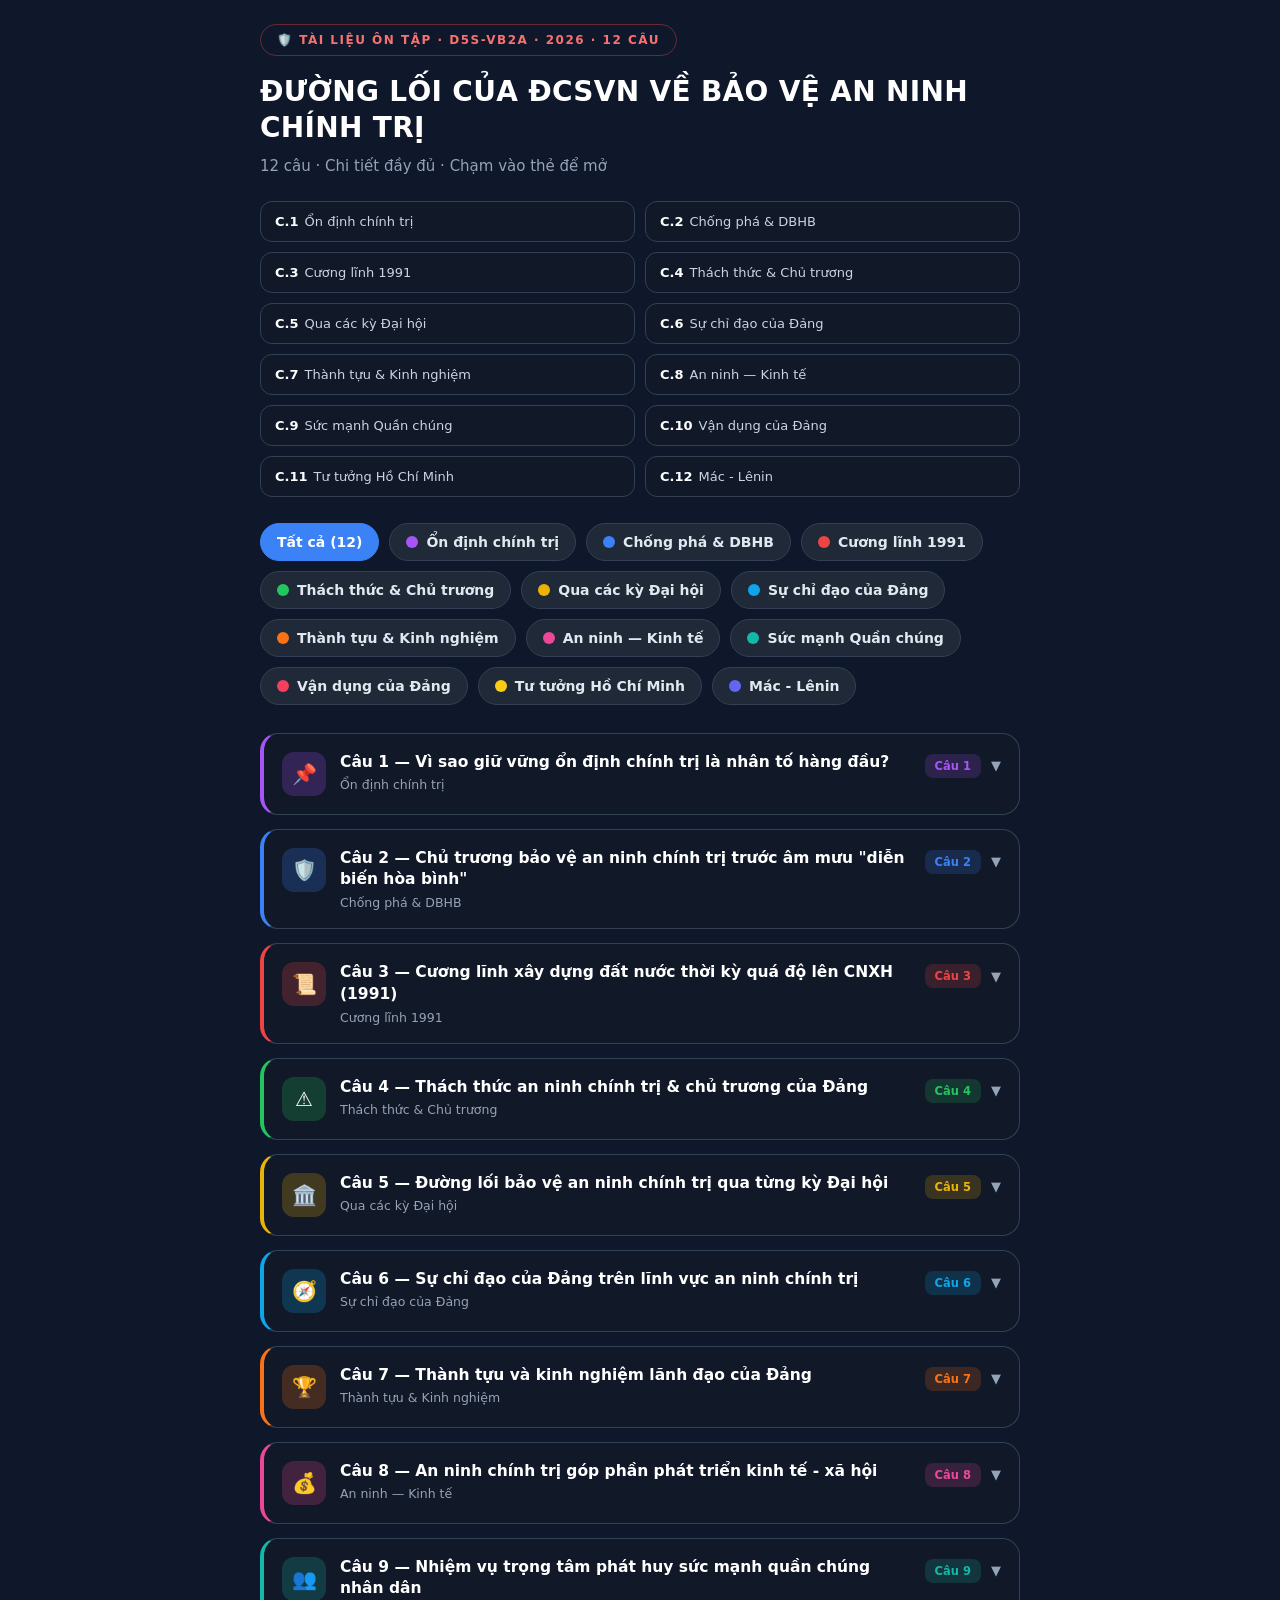
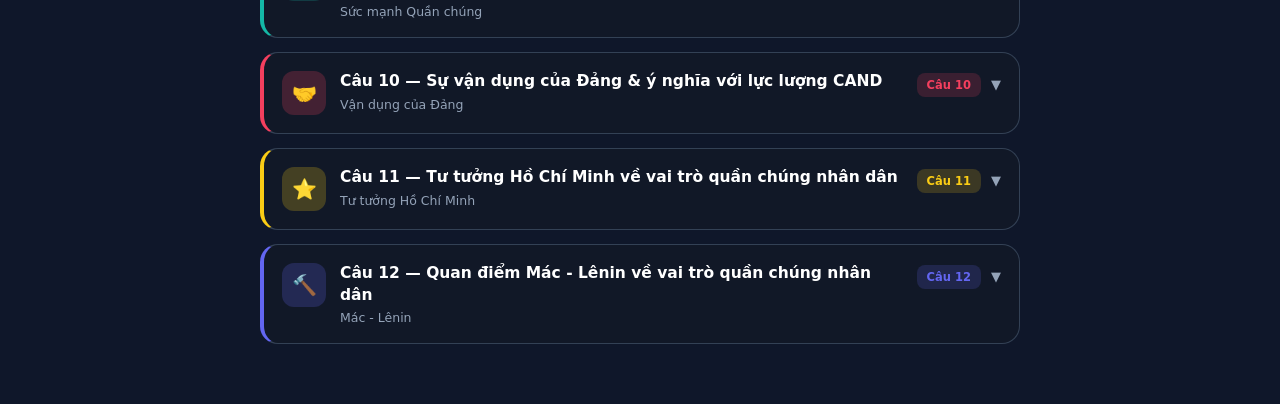
<file: data/ontapdlcm.html>
<!DOCTYPE html>
<html lang="vi">
<head>
<meta charset="UTF-8">
<meta name="viewport" content="width=device-width, initial-scale=1.0">
<title>Ôn Tập Đường Lối Cách Mạng - An Ninh Chính Trị</title>
<style>
*{
margin:0;
padding:0;
box-sizing:border-box;
}

body{
font-family:system-ui,sans-serif;
background:#0f172a;
color:white;
padding:24px 20px 60px;
}

.wrap{
max-width:760px;
margin:0 auto;
}

/* ===== HEADER ===== */

.badge{
display:inline-flex;
align-items:center;
gap:8px;
padding:8px 16px;
border:1px solid #ef444466;
border-radius:20px;
color:#f87171;
font-size:12px;
font-weight:700;
letter-spacing:1.5px;
text-transform:uppercase;
margin-bottom:18px;
}

.page-title{
font-size:28px;
font-weight:900;
line-height:1.3;
margin-bottom:10px;
letter-spacing:.3px;
}

.page-sub{
color:#94a3b8;
font-size:15px;
margin-bottom:26px;
}

/* ===== QUICK NAV CHIPS ===== */

.quicknav{
display:grid;
grid-template-columns:repeat(2,1fr);
gap:10px;
margin-bottom:26px;
}

.qchip{
background:#111827;
border:1px solid #334155;
border-radius:12px;
padding:12px 14px;
font-size:13px;
color:#cbd5e1;
cursor:pointer;
transition:.2s;
}

.qchip:hover{
border-color:#60a5fa;
background:#1e293b;
}

.qchip b{
color:white;
margin-right:6px;
}

/* ===== FILTER TABS ===== */

.tabs{
display:flex;
flex-wrap:wrap;
gap:10px;
margin-bottom:28px;
}

.tab{
display:flex;
align-items:center;
gap:8px;
padding:10px 16px;
border-radius:20px;
background:#1f2937;
border:1px solid #334155;
cursor:pointer;
font-size:14px;
font-weight:600;
color:#e2e8f0;
transition:.2s;
}

.tab .dot{
width:12px;
height:12px;
border-radius:50%;
flex-shrink:0;
}

.tab.on{
background:#1e3a8a44;
border-color:#3b82f6;
color:white;
}

.tab.all.on{
background:#3b82f6;
border-color:#3b82f6;
}

/* ===== CARDS ===== */

.list{
display:flex;
flex-direction:column;
gap:14px;
}

.card{
background:#111827;
border:1px solid #334155;
border-radius:18px;
overflow:hidden;
border-left:4px solid var(--c,#3b82f6);
scroll-margin-top:20px;
}

.hd{
display:flex;
align-items:flex-start;
gap:14px;
padding:18px;
cursor:pointer;
}

.icon-box{
width:44px;
height:44px;
border-radius:12px;
display:flex;
align-items:center;
justify-content:center;
font-size:20px;
flex-shrink:0;
background:color-mix(in srgb, var(--c,#3b82f6) 22%, #111827);
}

.txt{
flex:1;
min-width:0;
}

.ttl{
font-weight:800;
font-size:15.5px;
line-height:1.4;
margin-bottom:4px;
}

.sub{
font-size:12.5px;
color:#94a3b8;
}

.side{
display:flex;
align-items:center;
gap:10px;
flex-shrink:0;
padding-top:2px;
}

.pill{
font-size:11.5px;
font-weight:700;
padding:5px 10px;
border-radius:8px;
white-space:nowrap;
color:var(--c,#3b82f6);
background:color-mix(in srgb, var(--c,#3b82f6) 18%, #111827);
}

.arr{
transition:.3s;
color:#94a3b8;
font-size:13px;
}

.card.on .arr{
transform:rotate(180deg);
}

.bd{
max-height:0;
overflow:hidden;
transition:max-height .4s ease;
padding:0 18px;
}

.card.on .bd{
max-height:3000px;
padding:0 18px 20px 76px;
}

/* ===== inner content ===== */

.q-block{
font-size:13px;
color:#cbd5e1;
background:rgba(255,255,255,0.04);
border-left:3px solid var(--c,#3b82f6);
padding:10px 14px;
border-radius:6px;
margin-bottom:14px;
line-height:1.6;
font-style:italic;
}

.branch{
margin-bottom:12px;
padding-left:14px;
border-left:2px solid #334155;
}

.branch-title{
font-weight:700;
font-size:13.5px;
margin-bottom:4px;
color:var(--c,#60a5fa);
}

.branch-text{
font-size:14px;
line-height:1.65;
color:#e2e8f0;
}

.branch-text b{color:#fff;}

.stage-list{
display:flex;
flex-direction:column;
gap:8px;
}

.stage{
background:rgba(255,255,255,0.03);
border:1px solid #334155;
border-radius:8px;
padding:10px 14px;
}

.stage-name{
font-weight:700;
font-size:13px;
color:var(--c,#facc15);
margin-bottom:3px;
}

.stage-desc{
font-size:13.5px;
color:#e2e8f0;
line-height:1.55;
}

@media(max-width:520px){
.quicknav{
grid-template-columns:1fr;
}
.page-title{
font-size:22px;
}
.bd, .card.on .bd{
padding-left:18px;
}
}
</style>
</head>
<body>

<div class="wrap">

  <div class="badge">🛡️ TÀI LIỆU ÔN TẬP · D5S-VB2A · 2026 · 12 CÂU</div>
  <div class="page-title">ĐƯỜNG LỐI CỦA ĐCSVN VỀ BẢO VỆ AN NINH CHÍNH TRỊ</div>
  <div class="page-sub">12 câu · Chi tiết đầy đủ · Chạm vào thẻ để mở</div>

  <div class="quicknav" id="quickNav"></div>

  <div class="tabs" id="tabBar"></div>

  <div class="list" id="cardList"></div>

</div>

<script>
const data = [
{
  tag: "Ổn định chính trị",
  icon: "📌",
  color: "#a855f7",
  title: "Câu 1 — Vì sao giữ vững ổn định chính trị là nhân tố hàng đầu?",
  q: "Đảng xác định: giữ vững ổn định chính trị là nhân tố hàng đầu để đổi mới có kết quả, là nhân tố quyết định đảm bảo ổn định trước tác động phức tạp của tình hình quốc tế và trong nước.",
  branches: [
    {t:"Vai trò", d:"Ổn định chính trị là <b>điều kiện tiên quyết</b> để phát triển kinh tế - xã hội, mở rộng đối ngoại và giữ vững định hướng XHCN."},
    {t:"Nguy cơ nếu mất ổn định", d:"Nếu không giữ được ổn định, sẽ tạo <b>kẽ hở</b> cho thế lực thù địch kích động chống phá, làm gián đoạn công cuộc đổi mới."},
    {t:"Chủ trương", d:"Bảo vệ an ninh chính trị chính là <b>bảo vệ Đảng, Nhà nước, chế độ</b>, bảo vệ môi trường hòa bình để đổi mới thành công."}
  ]
},
{
  tag: "Chống phá & DBHB",
  icon: "🛡️",
  color: "#3b82f6",
  title: "Câu 2 — Chủ trương bảo vệ an ninh chính trị trước âm mưu \"diễn biến hòa bình\"",
  q: "Các thế lực thù địch trong và ngoài nước cấu kết khai thác khủng hoảng CNXH và sơ hở của ta, chống phá bằng thủ đoạn thâm độc, xảo quyệt, công khai lẫn ngầm; có âm mưu diễn biến hòa bình.",
  branches: [
    {t:"Đấu tranh trực diện", d:"Kiên quyết làm thất bại mọi âm mưu chống phá, nhất là chiến lược <b>\"diễn biến hòa bình\", bạo loạn lật đổ</b>."},
    {t:"Giữ vững nền tảng", d:"Giữ vững ổn định chính trị, bảo vệ Đảng, Nhà nước và <b>chế độ xã hội chủ nghĩa</b>."},
    {t:"Sức mạnh tổng hợp", d:"Phát huy sức mạnh cả hệ thống chính trị; kết hợp <b>quốc phòng với an ninh</b>, gắn phát triển KT-XH với bảo vệ an ninh."},
    {t:"Phong trào & quản lý", d:"Phát động phong trào quần chúng bảo vệ an ninh Tổ quốc; tăng cường <b>quản lý nhà nước</b> trên lĩnh vực nhạy cảm."}
  ]
},
{
  tag: "Cương lĩnh 1991",

  icon: "📜",
  color: "#ef4444",
  title: "Câu 3 — Cương lĩnh xây dựng đất nước thời kỳ quá độ lên CNXH (1991)",
  q: "Để thực hiện mục tiêu dân giàu, nước mạnh theo con đường XHCN, quan trọng nhất là cải biến kinh tế - xã hội kém phát triển và chiến thắng lực lượng cản trở, trước hết là thế lực thù địch chống độc lập dân tộc và CNXH.",
  branches: [
    {t:"Hai nhiệm vụ chiến lược", d:"Xây dựng và bảo vệ Tổ quốc <b>gắn bó chặt chẽ</b>; phát triển kinh tế không tách rời bảo vệ an ninh chính trị."},
    {t:"Liên hệ thực tiễn công tác", d:"Cán bộ, chiến sĩ phải nêu cao cảnh giác, nắm chắc tình hình, <b>bảo vệ bí mật nhà nước</b>, đấu tranh phản bác quan điểm sai trái."},
    {t:"Không sơ hở", d:"Không để sơ hở trên các lĩnh vực <b>nội bộ, tư tưởng, dân tộc, tôn giáo, an ninh mạng và cơ sở</b>."}
  ]
},
{
  tag: "Thách thức & Chủ trương",
  
  icon: "⚠️",
  color: "#22c55e",
  title: "Câu 4 — Thách thức an ninh chính trị & chủ trương của Đảng",
  q: "Những thách thức về an ninh chính trị đối với nước ta? Đảng đã đề ra chủ trương bảo vệ như thế nào?",
  branches: [
    {t:"Thách thức bên ngoài", d:"Tác động tiêu cực của biến động quốc tế; thế lực thù địch lợi dụng <b>dân chủ, nhân quyền, dân tộc, tôn giáo</b>; âm mưu \"diễn biến hòa bình\", bạo loạn lật đổ."},
    {t:"Thách thức nội tại", d:"Tham nhũng, quan liêu, tiêu cực, mất đoàn kết, các vấn đề xã hội phức tạp <b>dễ bị lợi dụng</b> gây mất ổn định."},
    {t:"Chủ trương ứng phó", d:"Tăng cường lãnh đạo tuyệt đối, trực tiếp; chủ động phòng ngừa <b>\"từ sớm, từ xa\"</b>; kết hợp an ninh với quốc phòng, đối ngoại, kinh tế - xã hội."}
  ]
},
{
  tag: "Qua các kỳ Đại hội",
  
  icon: "🏛️",
  color: "#eab308",
  title: "Câu 5 — Đường lối bảo vệ an ninh chính trị qua từng kỳ Đại hội",
  q: "Trình bày khái quát đường lối bảo vệ an ninh chính trị nước ta hiện nay theo từng kỳ Đại hội Đảng.",
  stages: [
    {n:"Đại hội VI", d:"Đặt nền tảng đổi mới nhận thức; đấu tranh an ninh chính trị gay gắt; coi đây là bộ phận quan trọng của chiến lược bảo vệ Tổ quốc."},
    {n:"Đại hội VII", d:"Khẳng định ổn định chính trị là nhân tố hàng đầu của đổi mới; nhấn mạnh chống \"diễn biến hòa bình\"."},
    {n:"Đại hội VIII", d:"Hoàn chỉnh hệ thống quan điểm, phương châm, nguyên tắc lãnh đạo; gắn thế trận an ninh nhân dân với quốc phòng toàn dân, đề cao \"dân biết, dân bàn, dân làm, dân kiểm tra\"."},
    {n:"Đại hội IX", d:"Xác định nội hàm bảo vệ Tổ quốc: độc lập, chủ quyền, toàn vẹn lãnh thổ, an ninh quốc gia, TTATXH, văn hóa, Đảng, Nhà nước, Nhân dân, chế độ."},
    {n:"Đại hội X", d:"Ngăn chặn, đẩy lùi âm mưu chống phá; giữ vững an ninh nội địa; xây dựng thế trận lòng dân."},
    {n:"Đại hội XI", d:"Tiếp tục khẳng định phối hợp chặt chẽ đối ngoại với quốc phòng, an ninh."},
    {n:"Đại hội XII", d:"Mục tiêu trọng yếu: bảo vệ vững chắc Tổ quốc, bảo vệ Đảng, Nhà nước, Nhân dân, chế độ, công cuộc đổi mới."},
    {n:"Đại hội XIII", d:"Tư duy bảo vệ Tổ quốc \"từ sớm, từ xa, từ khi nước chưa nguy\"; xây dựng thế trận lòng dân vững chắc."}
  ]
},
{
  tag: "Sự chỉ đạo của Đảng",
  
  icon: "🧭",
  color: "#0ea5e9",
  title: "Câu 6 — Sự chỉ đạo của Đảng trên lĩnh vực an ninh chính trị",
  branches: [
    {t:"Lực lượng nòng cốt", d:"Toàn Đảng, toàn quân, toàn dân, lấy <b>lực lượng An ninh nhân dân</b> làm nòng cốt, phối hợp các ban, ngành, đoàn thể."},
    {t:"Đổi mới nắm tình hình", d:"Đổi mới công tác nắm tình hình; xây dựng <b>cơ chế phối hợp</b> giữa Đảng, chính quyền, công an và lực lượng liên quan."},
    {t:"Trọng điểm & quản lý", d:"Tập trung địa bàn trọng điểm, lĩnh vực nhạy cảm; tăng cường <b>quản lý nhà nước</b>."},
    {t:"Kết hợp vận động & nghiệp vụ", d:"Kết hợp công tác vận động quần chúng với <b>công tác nghiệp vụ chuyên môn</b>."}
  ]
},
{
  tag: "Thành tựu & Kinh nghiệm",
  
  icon: "🏆",
  color: "#f97316",
  title: "Câu 7 — Thành tựu và kinh nghiệm lãnh đạo của Đảng",
  branches: [
    {t:"Thành tựu", d:"Làm thất bại nhiều âm mưu \"diễn biến hòa bình\", bạo loạn lật đổ; giữ vững ổn định chính trị; bảo vệ an toàn các <b>kỳ Đại hội Đảng</b>; củng cố lực lượng và thế trận an ninh nhân dân."},
    {t:"Kinh nghiệm 1", d:"Giữ vững sự lãnh đạo <b>tuyệt đối, trực tiếp về mọi mặt</b> của Đảng."},
    {t:"Kinh nghiệm 2", d:"Phát huy sức mạnh tổng hợp của cả hệ thống chính trị và nhân dân; kết hợp chặt chẽ <b>phòng ngừa với đấu tranh</b>."},
    {t:"Kinh nghiệm 3", d:"Gắn bảo vệ an ninh chính trị với nhiệm vụ <b>đổi mới, phát triển và hội nhập</b>."}
  ]
},
{
  tag: "An ninh — Kinh tế",
  
  icon: "💰",
  color: "#ec4899",
  title: "Câu 8 — An ninh chính trị góp phần phát triển kinh tế - xã hội",
  branches: [
    {t:"Môi trường phát triển", d:"Bảo vệ an ninh chính trị tạo môi trường <b>hòa bình, ổn định</b> để phát triển KT-XH, công nghiệp hóa, hiện đại hóa, mở rộng đối ngoại."},
    {t:"Vừa điều kiện, vừa mục tiêu", d:"An ninh quốc gia, TTATXH, độc lập dân tộc và hòa bình vừa là <b>điều kiện</b>, vừa là <b>nội dung của mục tiêu</b> phát triển."},
    {t:"Hệ quả nếu mất an ninh", d:"Nếu an ninh trật tự không đảm bảo → sản xuất, đầu tư, đời sống xã hội, <b>lòng tin của nhân dân</b> đều bị ảnh hưởng."}
  ]
},
{
  tag: "Sức mạnh Quần chúng",
  
  icon: "👥",
  color: "#14b8a6",
  title: "Câu 9 — Nhiệm vụ trọng tâm phát huy sức mạnh quần chúng nhân dân",
  branches: [
    {t:"Tuyên truyền, giáo dục", d:"Giúp nhân dân hiểu quyền lợi, nghĩa vụ trong bảo vệ ANTT; phổ biến pháp luật, tạo <b>đồng thuận xã hội</b>."},
    {t:"Cơ chế vận hành", d:"Quán triệt cơ chế <b>\"Đảng lãnh đạo, Nhà nước quản lý, Nhân dân làm chủ\"</b>."},
    {t:"Phong trào toàn dân", d:"Đổi mới nội dung, phương pháp phong trào <b>Toàn dân bảo vệ an ninh Tổ quốc</b>; nhân rộng mô hình tự quản, điển hình tiên tiến."},
    {t:"Xây dựng lực lượng CAND", d:"Xây dựng Công an nhân dân <b>trong sạch, vững mạnh</b> làm nòng cốt."},
    {t:"Liên hệ bản thân", d:"Chấp hành nghiêm pháp luật; gần dân, trọng dân, hiểu dân; chủ động phát hiện, báo cáo dấu hiệu phức tạp; giữ gìn <b>kỷ luật, đạo đức, tác phong</b>."}
  ]
},
{
  tag: "Vận dụng của Đảng",
  
  icon: "🤝",
  color: "#f43f5e",
  title: "Câu 10 — Sự vận dụng của Đảng & ý nghĩa với lực lượng CAND",
  branches: [
    {t:"Cách vận dụng", d:"Coi bảo vệ ANTT là sự nghiệp của <b>toàn dân</b>; xây dựng thế trận an ninh nhân dân gắn với thế trận quốc phòng toàn dân."},
    {t:"Hoạt động cụ thể", d:"Phát động phong trào quần chúng bảo vệ an ninh Tổ quốc; xây dựng <b>địa bàn, cơ quan, đơn vị an toàn</b>."},
    {t:"Ý nghĩa với CAND", d:"Công an phải làm tốt công tác dân vận, <b>dựa vào dân</b> để nắm tình hình, phòng ngừa, phát hiện, đấu tranh tội phạm."},
    {t:"Lưu ý", d:"Không được <b>\"giao khoán\"</b> nhiệm vụ bảo vệ ANTT cho lực lượng chuyên trách tách rời nhân dân."}
  ]
},
{
  tag: "Tư tưởng Hồ Chí Minh",
  
  icon: "⭐",
  color: "#facc15",
  title: "Câu 11 — Tư tưởng Hồ Chí Minh về vai trò quần chúng nhân dân",
  branches: [
    {t:"Vị trí của dân", d:"Quần chúng nhân dân là <b>nền tảng, chỗ dựa, cội nguồn sức mạnh</b>, là lực lượng quyết định thành công sự nghiệp bảo vệ ANTT."},
    {t:"Nguyên tắc \"dựa vào dân\"", d:"\"Phải dựa vào dân\"; công an <b>không được rời xa dân</b>."},
    {t:"Vai trò tai mắt", d:"Nhân dân đông đảo, có mặt mọi nơi, là <b>nguồn tai mắt rộng khắp</b>, giúp công an phòng gian, trừ gian, nắm tình hình."},
    {t:"Điều kiện để được dân giúp", d:"Cán bộ công an phải <b>gần dân, thương dân, trọng dân, vì dân</b> và được lòng dân."}
  ]
},
{
  tag: "Mác - Lênin",
  
  icon: "🔨",
  color: "#6366f1",
  title: "Câu 12 — Quan điểm Mác - Lênin về vai trò quần chúng nhân dân",
  branches: [
    {t:"Cơ sở lý luận", d:"Mác - Lênin không bàn trực tiếp về ANTT, nhưng xây dựng cơ sở lý luận về <b>vai trò quyết định</b> của quần chúng trong lịch sử, cách mạng, bảo vệ chính quyền."},
    {t:"Quan điểm V.I. Lênin", d:"Sức mạnh chính quyền cách mạng ở chỗ <b>dựa vào quần chúng lao động</b>, phát huy quyền làm chủ, huy động hàng triệu người bảo vệ thành quả cách mạng."},
    {t:"Kết luận", d:"Quần chúng nhân dân là <b>lực lượng nền tảng</b>; lực lượng chuyên trách giữ vai trò <b>nòng cốt, tổ chức và hướng dẫn</b>."}
  ]
}
];

let activeTag = "Tất cả";

// ---- quick nav chips ----
const quickNav = document.getElementById('quickNav');
data.forEach((item, i) => {
  const chip = document.createElement('div');
  chip.className = 'qchip';
  const num = "C." + (i+1);
  chip.innerHTML = `<b>${num}</b>${item.tag}`;
  chip.onclick = () => {
    document.getElementById('card-'+i).scrollIntoView({behavior:'smooth', block:'start'});
    const card = document.getElementById('card-'+i);
    if(!card.classList.contains('on')){ card.classList.add('on'); syncHeight(card); }
  };
  quickNav.appendChild(chip);
});

// ---- filter tabs ----
function renderTabs(){
  const bar = document.getElementById('tabBar');
  bar.innerHTML = '';

  const allTab = document.createElement('div');
  allTab.className = 'tab all' + (activeTag === "Tất cả" ? ' on' : '');
  allTab.textContent = `Tất cả (${data.length})`;
  allTab.onclick = () => { activeTag = "Tất cả"; renderTabs(); renderList(); };
  bar.appendChild(allTab);

  data.forEach(item => {
    if(bar.querySelector(`[data-tag="${item.tag}"]`)) return;
    const el = document.createElement('div');
    el.className = 'tab' + (activeTag === item.tag ? ' on' : '');
    el.dataset.tag = item.tag;
    el.innerHTML = `<span class="dot" style="background:${item.color}"></span>${item.tag}`;
    el.onclick = () => { activeTag = item.tag; renderTabs(); renderList(); };
    bar.appendChild(el);
  });
}

// ---- card list ----
function buildCard(item, i){
  let body = '';
  if(item.q){
    body += `<div class="q-block">${item.q}</div>`;
  }
  if(item.branches){
    body += item.branches.map(b => `
      <div class="branch">
        <div class="branch-title">${b.t}</div>
        <div class="branch-text">${b.d}</div>
      </div>
    `).join('');
  }
  if(item.stages){
    body += `<div class="stage-list">` + item.stages.map(s => `
      <div class="stage">
        <div class="stage-name">${s.n}</div>
        <div class="stage-desc">${s.d}</div>
      </div>
    `).join('') + `</div>`;
  }

  const card = document.createElement('div');
  card.className = 'card';
  card.id = 'card-'+i;
  card.style.setProperty('--c', item.color);
  card.innerHTML = `
    <div class="hd" onclick="this.parentElement.classList.toggle('on'); syncHeight(this.parentElement);">
      <div class="icon-box">${item.icon}</div>
      <div class="txt">
        <div class="ttl">${item.title}</div>
        <div class="sub">${item.tag}</div>
      </div>
      <div class="side">
        <div class="pill">Câu ${i+1}</div>
        <div class="arr">▼</div>
      </div>
    </div>
    <div class="bd">${body}</div>
  `;
  return card;
}

function renderList(){
  const list = document.getElementById('cardList');
  list.innerHTML = '';
  data.forEach((item, i) => {
    if(activeTag === "Tất cả" || item.tag === activeTag){
      list.appendChild(buildCard(item, i));
    }
  });
}

function syncHeight(card){
  const body = card.querySelector('.bd');
  if(card.classList.contains('on')){
    body.style.maxHeight = body.scrollHeight + 'px';
  } else {
    body.style.maxHeight = '0px';
  }
}

renderTabs();
renderList();
</script>

</body>
</html>
</file>
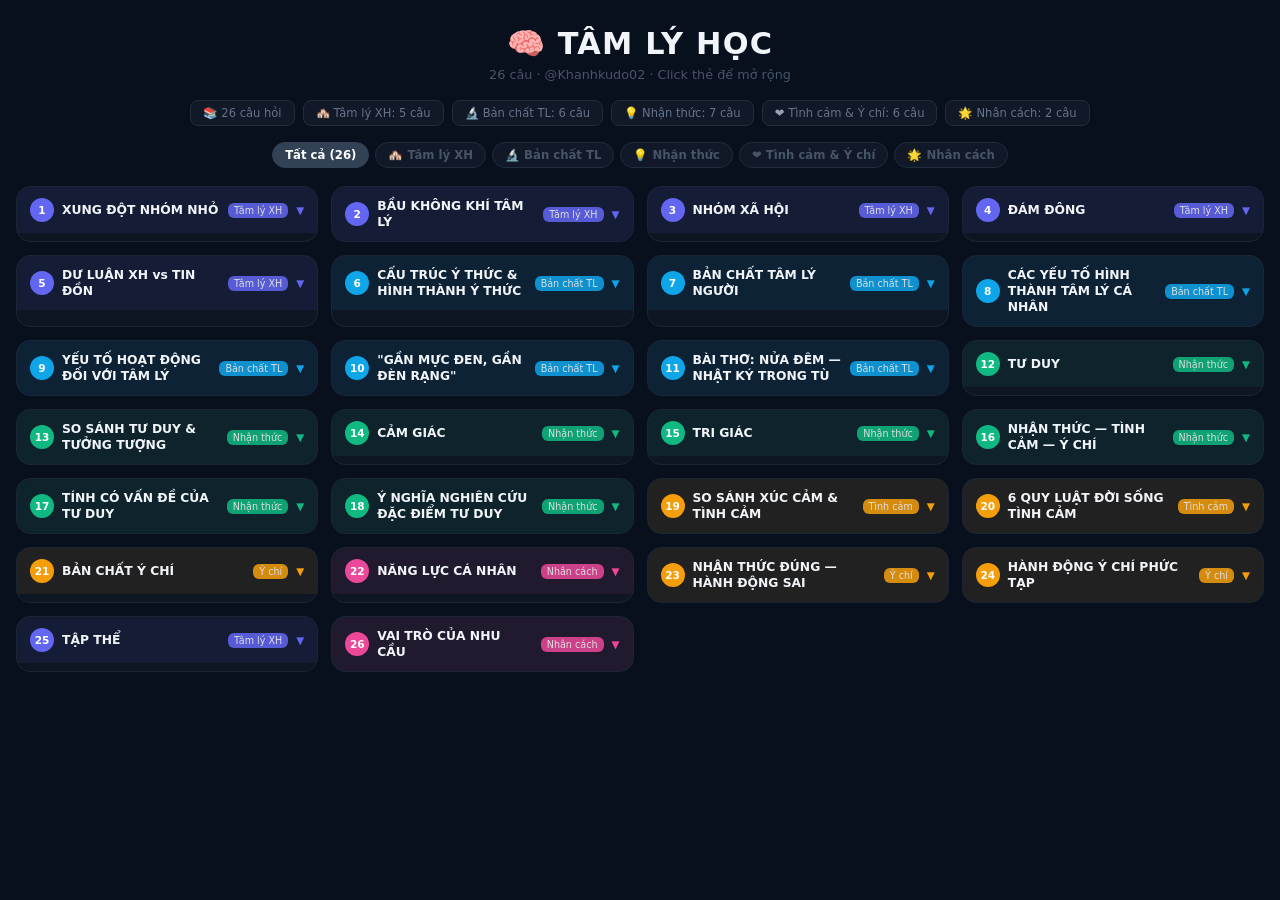
<file: data/psychology.html>
<!DOCTYPE html>
<html lang="vi">
<head>
<meta charset="UTF-8">
<meta name="viewport" content="width=device-width, initial-scale=1.0">
<title>Mindmap Tâm Lý Học - Chi tiết</title>
<style>
*{box-sizing:border-box;margin:0;padding:0}
body{font-family:'Segoe UI',system-ui,sans-serif;background:#080f1d;color:#e2e8f0;min-height:100vh}

.hdr{text-align:center;padding:26px 16px 8px}
.hdr h1{font-size:clamp(1.2rem,3vw,1.9rem);font-weight:800;color:#f1f5f9;letter-spacing:.04em}
.hdr p{color:#475569;font-size:.8rem;margin-top:5px}

.stats{display:flex;gap:8px;justify-content:center;flex-wrap:wrap;padding:10px 20px 16px}
.stat{background:#111827;border:1px solid #1f2d3d;border-radius:8px;padding:5px 12px;font-size:.72rem;color:#64748b}
.stat b{color:#94a3b8;margin-right:4px}

.tabs{display:flex;flex-wrap:wrap;gap:6px;justify-content:center;padding:0 16px 18px}
.tab{padding:5px 12px;border-radius:20px;border:1.5px solid #1f2d3d;cursor:pointer;font-size:.73rem;font-weight:600;background:#111827;color:#475569;transition:all .18s}
.tab:hover{color:#cbd5e1;border-color:#334155}
.tab.on{color:#fff !important;border-color:var(--c) !important;background:var(--c) !important}

.grid{display:grid;grid-template-columns:repeat(auto-fill,minmax(300px,1fr));gap:13px;padding:0 16px 50px;max-width:1500px;margin:0 auto}

.card{background:#0e1624;border-radius:14px;border:1.5px solid #1a2535;overflow:hidden;transition:transform .18s,box-shadow .18s}
.card:hover{transform:translateY(-2px);box-shadow:0 6px 24px rgba(0,0,0,.6)}
.card.on{border-color:var(--ac)}

.hd{display:flex;align-items:center;gap:8px;padding:11px 13px;cursor:pointer;background:var(--ac-dim);user-select:none}
.num{width:24px;height:24px;border-radius:50%;background:var(--ac);display:flex;align-items:center;justify-content:center;font-size:.66rem;font-weight:800;color:#fff;flex-shrink:0}
.ttl{font-size:.77rem;font-weight:700;color:#f1f5f9;flex:1;line-height:1.3}
.tg{font-size:.6rem;padding:2px 6px;border-radius:6px;background:var(--ac);color:#fff;white-space:nowrap;flex-shrink:0;opacity:.85}
.arr{font-size:.65rem;color:var(--ac);flex-shrink:0;transition:transform .22s}
.card.on .arr{transform:rotate(180deg)}

.bd{padding:0;max-height:0;overflow:hidden;transition:max-height .35s ease,padding .2s}
.card.on .bd{max-height:900px;overflow-y:auto;padding:12px 13px}
.bd::-webkit-scrollbar{width:3px}
.bd::-webkit-scrollbar-thumb{background:#1f2d3d;border-radius:2px}

.br{margin-bottom:10px}
.br:last-child{margin-bottom:0}
.bt{font-size:.65rem;font-weight:800;color:var(--ac);text-transform:uppercase;letter-spacing:.07em;margin-bottom:4px;display:flex;align-items:center;gap:4px}
.bt::before{content:'';display:inline-block;width:4px;height:4px;border-radius:50%;background:var(--ac);flex-shrink:0}
.br ul{list-style:none;padding-left:6px;border-left:2px solid var(--ac-dim2)}
.br ul li{font-size:.71rem;color:#7d9ab5;padding:2.5px 0 2.5px 8px;line-height:1.45;position:relative}
.br ul li::before{content:'›';position:absolute;left:-1px;color:var(--ac);font-size:.75rem;top:2px}
.br ul li b{color:#c4d4e3;font-weight:600}
.br ul li em{color:#60a5fa;font-style:normal}
.br ul li s{color:#f87171;text-decoration:none;font-style:italic;font-size:.68rem}
.br ul li u{text-decoration:none;color:#fbbf24}

.sub{list-style:none !important;padding-left:12px !important;border-left:1px dashed var(--ac-dim2) !important;margin-top:2px}
.sub li::before{content:'·' !important;left:0 !important;font-size:.8rem !important}

.cmp{display:grid;grid-template-columns:1fr 1fr;gap:6px;margin-top:5px}
.cc h4{font-size:.64rem;font-weight:800;color:var(--ac);text-transform:uppercase;letter-spacing:.05em;margin-bottom:3px;padding-bottom:3px;border-bottom:1px solid var(--ac-dim2)}
.cc ul{list-style:none;padding:0}
.cc ul li{font-size:.69rem;color:#7d9ab5;padding:2px 0 2px 8px;line-height:1.4;position:relative}
.cc ul li::before{content:'•';position:absolute;left:0;color:var(--ac);font-size:.55rem;top:4px}

.steps{padding-left:0}
.st{display:flex;gap:7px;margin-bottom:5px}
.sn{min-width:17px;height:17px;border-radius:50%;background:var(--ac);display:flex;align-items:center;justify-content:center;font-size:.58rem;font-weight:800;color:#fff;flex-shrink:0;margin-top:2px}
.sv{font-size:.7rem;color:#7d9ab5;line-height:1.4}
.sv b{color:#c4d4e3}

.pill{display:inline-block;padding:1px 6px;border-radius:4px;font-size:.62rem;font-weight:700;margin:1px 2px;vertical-align:middle}

.hidden{display:none!important}
</style>
</head>
<body>
<div class="hdr">
  <h1>🧠 TÂM LÝ HỌC </h1>
  <p>26 câu · @Khanhkudo02 · Click thẻ để mở rộng</p>
</div>
<div class="stats">
  <div class="stat"><b>📚</b>26 câu hỏi</div>
  <div class="stat"><b>🏘️</b>Tâm lý XH: 5 câu</div>
  <div class="stat"><b>🔬</b>Bản chất TL: 6 câu</div>
  <div class="stat"><b>💡</b>Nhận thức: 7 câu</div>
  <div class="stat"><b>❤️</b>Tình cảm & Ý chí: 6 câu</div>
  <div class="stat"><b>🌟</b>Nhân cách: 2 câu</div>
</div>
<div class="tabs">
  <div class="tab on" data-f="all" style="--c:#334155">Tất cả (26)</div>
  <div class="tab" data-f="xa-hoi" style="--c:#6366f1">🏘️ Tâm lý XH</div>
  <div class="tab" data-f="ban-chat" style="--c:#0ea5e9">🔬 Bản chất TL</div>
  <div class="tab" data-f="nhan-thuc" style="--c:#10b981">💡 Nhận thức</div>
  <div class="tab" data-f="tinh-cam" style="--c:#f59e0b">❤️ Tình cảm & Ý chí</div>
  <div class="tab" data-f="nhan-cach" style="--c:#ec4899">🌟 Nhân cách</div>
</div>
<div class="grid" id="grid"></div>
<script>
const C=[
/* ═══ TÂM LÝ XÃ HỘI ═══ */
{n:1,cat:'xa-hoi',ac:'#6366f1',tag:'Tâm lý XH',title:'XUNG ĐỘT NHÓM NHỎ',html:`
<div class="br"><div class="bt">Khái niệm</div><ul>
<li>Mâu thuẫn, bất đồng về <b>quan điểm, niềm tin</b> giữa các thành viên</li>
<li>Động chạm đến <b>quyền lợi vật chất hoặc tinh thần</b> cá nhân</li>
<li>Hình thành trong quá trình tương tác trong nhóm</li>
</ul></div>
<div class="br"><div class="bt">Nguyên nhân khách quan</div><ul>
<li>Kinh tế, chính trị, văn hóa, tôn giáo tác động từ bên ngoài</li>
<li>Quy chế, điều lệnh <b>chưa rõ ràng, đầy đủ</b></li>
<li>Điều kiện vật chất, lương thưởng không thỏa đáng</li>
</ul></div>
<div class="br"><div class="bt">Nguyên nhân chủ quan</div><ul>
<li><b>Lãnh đạo:</b> thiếu kinh nghiệm, phong cách không phù hợp, thiếu công bằng</li>
<li><b>Thành viên:</b> cá tính cực đoan, lười biếng, xu nịnh, tư lợi</li>
<li>Cơ cấu nhóm lỏng lẻo, phân công không rõ ràng</li>
</ul></div>
<div class="br"><div class="bt">4 giai đoạn hình thành xung đột</div>
<div class="steps">
<div class="st"><div class="sn">1</div><div class="sv"><b>Tranh luận</b> về vấn đề cụ thể, chưa đụng đến cá nhân</div></div>
<div class="st"><div class="sn">2</div><div class="sv"><b>Bất đồng gay gắt</b> — phê phán cá tính, lôi kéo quá khứ</div></div>
<div class="st"><div class="sn">3</div><div class="sv"><b>Xung đột công khai</b> — không lắng nghe ý kiến nhau</div></div>
<div class="st"><div class="sn">4</div><div class="sv"><b>Đối kháng TL</b> — bè cánh, tan rã hoặc thay lãnh đạo</div></div>
</div></div>
<div class="br"><div class="bt">Phòng ngừa xung đột</div><ul>
<li>Tôn vinh hành vi mong muốn; hoan nghênh bất đồng chính kiến</li>
<li>Xây dựng nhóm đa dạng; tạo <b>trách nhiệm giải trình</b> rõ ràng</li>
<li>Khuyến khích <b>tự quản lý xung đột</b>; đào tạo kỹ năng giải quyết VĐ</li>
<li>Phân công nhiệm vụ rõ ràng, tránh chồng chéo quyền lợi</li>
</ul></div>
<div class="br"><div class="bt">Giải quyết xung đột</div><ul>
<li><b>Gác "cái tôi"</b> — lắng nghe trước khi phản biện</li>
<li><b>Làm rõ vấn đề cốt lõi</b> bằng các câu hỏi truy nguyên</li>
<li><b>Tìm giải pháp cùng nhau</b> — biểu quyết thống nhất</li>
<li>Lãnh đạo: <b>không thiên vị, lắng nghe chủ động</b></li>
<li>Cần thiết có thể mời bên thứ ba làm trung gian hòa giải</li>
</ul></div>
`},
{n:2,cat:'xa-hoi',ac:'#6366f1',tag:'Tâm lý XH',title:'BẦU KHÔNG KHÍ TÂM LÝ',html:`
<div class="br"><div class="bt">Khái niệm</div><ul>
<li>Hệ thống <b>trạng thái TL, tâm trạng ưu thế</b> giữ vai trò chủ đạo trong nhóm</li>
<li>Phản ánh tính chất quan hệ và mức độ hòa hợp giữa các thành viên</li>
<li>Hình thành trong quá trình <b>hoạt động cùng nhau</b></li>
</ul></div>
<div class="br"><div class="bt">Biểu hiện BKKTL tốt</div><ul>
<li>Tiếp xúc thoải mái; <b>tự do tư tưởng</b>; kỷ luật tự nguyện</li>
<li>Tôn trọng và giúp đỡ nhau; người mới <b>hòa nhập nhanh</b></li>
<li>Phê bình mang tính <b>xây dựng</b>, không đả kích ngầm</li>
<li>Lãnh đạo vừa là <b>thủ trưởng vừa là thủ lĩnh</b></li>
<li>Trách nhiệm rõ ràng → <b>năng suất lao động cao</b></li>
</ul></div>
<div class="br"><div class="bt">Dấu hiệu đánh giá BKKTL</div><ul>
<li>Tâm trạng nhóm; dư luận nội bộ; sự hài lòng của thành viên</li>
<li>Uy tín lãnh đạo; ý thức kỷ luật; mức độ đoàn kết nội bộ</li>
<li>Hiệu suất công tác và <b>năng suất lao động thực tế</b></li>
</ul></div>
<div class="br"><div class="bt">Yếu tố ảnh hưởng đến BKKTL</div><ul>
<li><b>Phong cách lãnh đạo</b> — quan trọng nhất</li>
<li>Hoàn cảnh sống và tính chất quan hệ giữa các thành viên</li>
<li>Biến cố xã hội lớn gây tâm trạng chung lan truyền</li>
<li>Tính chất lao động: mức lương, không gian, phương tiện</li>
<li>Cơ chế <em>lây lan TL</em>: tâm trạng 1 người lan ra cả nhóm</li>
</ul></div>
<div class="br"><div class="bt">Ý nghĩa với CAND</div><ul>
<li>Chủ động xây dựng đoàn kết; có tinh thần trách nhiệm cao</li>
<li>Tôn trọng kỷ luật; giữ thái độ hòa nhã, chân thành</li>
<li>Không nói xấu, gây chia rẽ; tích cực tham gia tập thể</li>
<li>Lãnh đạo cần <b>tạo điều kiện để mọi người bày tỏ ý kiến</b></li>
</ul></div>
`},
{n:3,cat:'xa-hoi',ac:'#6366f1',tag:'Tâm lý XH',title:'NHÓM XÃ HỘI',html:`
<div class="br"><div class="bt">Khái niệm</div><ul>
<li>Từ <b>hai người trở lên</b>, cùng chung lợi ích và mục đích hoạt động</li>
<li>Có <b>tương tác và ảnh hưởng lẫn nhau</b> trong hoạt động chung</li>
</ul></div>
<div class="br"><div class="bt">Phân loại theo số lượng thành viên</div><ul>
<li><b>Nhóm nhỏ:</b> ít người, quan hệ trực tiếp thường xuyên, dễ phối hợp
  <ul class="sub"><li>Ổn định hoặc tạm thời; chính thức hoặc không chính thức</li></ul>
</li>
<li><b>Nhóm lớn:</b> đông người, tạo giá trị và chuẩn mực chung, điều hòa TL-HV cá nhân</li>
</ul></div>
<div class="br"><div class="bt">Phân loại theo tính chất hoạt động</div><ul>
<li><b>Nhóm chính thức:</b> có mục tiêu rõ ràng, xã hội thừa nhận, có tư cách pháp lý</li>
<li><b>Nhóm không chính thức:</b> tự phát, dựa trên cảm tình, tương hợp TL
  <ul class="sub"><li>VD: nhóm bạn bè, nhóm sở thích cùng nghề</li></ul>
</li>
</ul></div>
<div class="br"><div class="bt">Phân loại theo nguồn gốc hình thành</div><ul>
<li><b>Nhóm ước lệ:</b> do nhà nghiên cứu định ra theo tiêu chí
  <ul class="sub"><li>VD: nhóm nam/nữ, nhóm phạm tội có tổ chức</li></ul>
</li>
<li><b>Nhóm thực:</b> tồn tại thực sự, tiếp xúc trực tiếp
  <ul class="sub"><li>VD: lớp học, đoàn thể, tổ công tác</li></ul>
</li>
</ul></div>
<div class="br"><div class="bt">Nhóm tham chiếu</div><ul>
<li>Nhóm cá nhân <b>nhận mình là thành viên</b> hoặc <b>muốn trở thành thành viên</b></li>
<li>Ảnh hưởng mạnh đến hành vi và thái độ của cá nhân dù không trực tiếp tiếp xúc</li>
</ul></div>
`},
{n:4,cat:'xa-hoi',ac:'#6366f1',tag:'Tâm lý XH',title:'ĐÁM ĐÔNG',html:`
<div class="br"><div class="bt">Khái niệm</div><ul>
<li>Tập hợp người <b>hỗn hợp, phi cấu trúc</b></li>
<li>Có <b>đối tượng chú ý chung</b> và <b>trạng thái xúc cảm chung</b></li>
<li>Tồn tại ở địa điểm và thời gian nhất định</li>
</ul></div>
<div class="br"><div class="bt">Đặc điểm nhận thức</div><ul>
<li><b>Mù quáng, mất khả năng phê phán</b> bình thường</li>
<li><b>Dễ bị ám thị:</b> nghe theo lời thủ lĩnh/kẻ kích động ngay tức thì</li>
<li><b>Ngộ nhận:</b> coi đám đông là sức mạnh vạn năng, tính hợp pháp tuyệt đối</li>
<li>Nhận thức bị <em>xúc cảm chủ đạo</em> chi phối, thiếu suy xét lý trí</li>
<li>Cảm giác vô danh → giảm ý thức trách nhiệm cá nhân</li>
</ul></div>
<div class="br"><div class="bt">Đặc điểm xúc cảm</div><ul>
<li><b>3 trạng thái chủ yếu:</b> sợ hãi / phẫn nộ / hân hoan</li>
<li>Cường độ xúc cảm <b>tăng nhanh và lây lan</b> theo hướng tích lũy</li>
<li>Dễ chuyển từ thái cực này sang thái cực khác đột ngột</li>
<li><em>Hỗn loạn:</em> xuất hiện khi không có thủ lĩnh có uy tín hoặc nguy hiểm thật/giả tưởng</li>
<li><em>Hân hoan:</em> khi chiêm ngưỡng thần tượng hoặc sau chiến thắng lớn</li>
</ul></div>
<div class="br"><div class="bt">Giải quyết đám đông — 4 tình huống (CAND)</div><ul>
<li><b>Chưa hình thành:</b> hạn chế nguyên nhân kích thích, không để TL cá nhân gặp kích thích</li>
<li><b>Mới hình thành:</b> tuyên truyền mềm dẻo, thông báo rõ bản chất sự việc</li>
<li><b>Đã hình thành:</b> phân hóa đối tượng, cô lập kẻ cầm đầu kích động</li>
<li><b>Kích động cao độ:</b> gây kích thích lạ/mạnh để phân tán; kết hợp biện pháp hành chính + vũ trang</li>
</ul></div>
<div class="br"><div class="bt">Nguyên tắc chung khi giải tán</div><ul>
<li>Chuẩn bị chu đáo; biện pháp <b>dứt khoát, kiên quyết, nhanh chóng</b></li>
<li>Dự kiến tình huống xấu nhất; ưu tiên <b>phòng ngừa làm trọng tâm</b></li>
<li>Giảm căng thẳng trước khi trấn áp để <b>hạn chế tối đa tổn thất</b></li>
</ul></div>
`},
{n:5,cat:'xa-hoi',ac:'#6366f1',tag:'Tâm lý XH',title:'DƯ LUẬN XH vs TIN ĐỒN',html:`
<div class="br"><div class="bt">Điểm giống nhau</div><ul>
<li>Đều là kết cấu tinh thần-TL đặc trưng cho nhóm XH nhất định</li>
<li>Đều có thành phần <b>trí tuệ, cảm xúc và ý chí</b> trong cấu trúc</li>
<li>Đều chịu chi phối mạnh của <b>nhu cầu, lợi ích cá nhân/nhóm</b></li>
<li>Đều <b>lan truyền nhanh</b> và dễ biến dạng qua nhiều người</li>
<li>Đều xuất phát từ một sự kiện ban đầu có liên quan đến cảm xúc</li>
</ul></div>
<div class="cmp">
<div class="cc"><h4>Dư luận xã hội</h4><ul>
<li>Xuất phát từ <b>sự kiện có thật</b></li>
<li>Hình thành qua <b>giao tiếp, tranh luận</b></li>
<li>Quan điểm cá nhân chỉ là <b>một ý kiến trong tổng thể</b></li>
<li>Lan truyền <b>chính thức + không chính thức</b></li>
<li>Là <b>sự phán xét, đánh giá</b> — đồng tình/phản đối</li>
<li>Độ tin cậy <b>cao hơn</b>; có thể kiểm chứng</li>
</ul></div>
<div class="cc"><h4>Tin đồn</h4><ul>
<li>Sự kiện <b>bị méo mó hoặc bịa đặt hoàn toàn</b></li>
<li>Bị nhào lặn bởi <b>chủ quan</b> của người truyền</li>
<li>Thường <b>giật gân, hấp dẫn ly kỳ</b> → dễ thu hút</li>
<li>Lan truyền <b>chủ yếu bằng miệng</b>, bí mật, ngầm ẩn</li>
<li>Chỉ là <b>thông tin mô tả</b>, đầy thiên kiến</li>
<li>Xuất hiện ở nơi <b>thông tin chính thức kém</b></li>
</ul></div>
</div>
<div class="br"><div class="bt">Tội phạm lợi dụng tin đồn</div><ul>
<li>Gây hoang mang quần chúng, dao động niềm tin vào nhà nước</li>
<li>Đánh lạc hướng điều tra; làm vỏ bọc thủ đoạn phạm tội</li>
<li>Thế lực thù địch dùng tin đồn nhảm để <b>chiến tranh TL</b></li>
</ul></div>
<div class="br"><div class="bt">5 biện pháp ngăn chặn tin đồn (CAND)</div>
<div class="steps">
<div class="st"><div class="sn">1</div><div class="sv">Điều tra truy nguyên nguồn gốc, diễn biến tin đồn</div></div>
<div class="st"><div class="sn">2</div><div class="sv">Xử lý thích đáng người tung tin (giáo dục → kỷ luật → pháp luật)</div></div>
<div class="st"><div class="sn">3</div><div class="sv">Phát huy truyền thông — cung cấp thông tin chính xác, kịp thời</div></div>
<div class="st"><div class="sn">4</div><div class="sv">Nâng cao nhận thức quần chúng để "miễn dịch" với tin đồn</div></div>
<div class="st"><div class="sn">5</div><div class="sv">Liên hệ chặt chẽ với quần chúng, vận động cảnh giác cộng đồng</div></div>
</div>
<div class="br"><div class="bt">Ý nghĩa DLXH trong công tác CAND</div><ul>
<li><b>Quản lý XH:</b> kênh phản hồi giúp hoạch định chính sách phù hợp</li>
<li><b>Giáo dục:</b> phương tiện tác động nhận thức, lên án hành vi lệch chuẩn</li>
<li><b>Phòng ngừa tội phạm:</b> điều chỉnh hành vi, đấu tranh hiện tượng tiêu cực</li>
<li><b>Lãnh đạo, chỉ huy:</b> nắm trạng thái tinh thần quần chúng, điều chỉnh biện pháp quản lý</li>
</ul></div>
`},
/* ═══ BẢN CHẤT TÂM LÝ ═══ */
{n:6,cat:'ban-chat',ac:'#0ea5e9',tag:'Bản chất TL',title:'CẤU TRÚC Ý THỨC & HÌNH THÀNH Ý THỨC',html:`
<div class="br"><div class="bt">Khái niệm ý thức</div><ul>
<li>Hình thức <b>phản ánh TL cao nhất</b>, chỉ có ở người</li>
<li>Phản ánh bằng ngôn ngữ những gì con người tiếp thu qua quan hệ với HTKQ</li>
</ul></div>
<div class="br"><div class="bt">3 mặt cấu trúc ý thức</div><ul>
<li><b>Mặt nhận thức:</b>
  <ul class="sub">
    <li>Cảm tính: cung cấp tài liệu đầu tiên cho ý thức</li>
    <li>Lý tính: hình ảnh khái quát, bản chất — <b>hạt nhân ý thức</b>, năng lực nhận thức cao nhất</li>
  </ul>
</li>
<li><b>Mặt thái độ:</b> thái độ cảm xúc, đánh giá của chủ thể; lựa chọn đối tượng và tính tích cực</li>
<li><b>Mặt năng động:</b> dự kiến trước hành động, điều khiển-điều chỉnh hoạt động, cải tạo thế giới và bản thân</li>
</ul></div>
<div class="br"><div class="bt">Hình thành ý thức loài người</div><ul>
<li><b>Lao động</b> là nguồn gốc:
  <ul class="sub">
    <li>Dùng công cụ do con người chế tạo</li>
    <li>Hoạt động tập thể có phân công hợp tác</li>
    <li>Ý thức hình thành và thể hiện trong suốt quá trình lao động</li>
  </ul>
</li>
<li><b>Ngôn ngữ:</b> hình thức cụ thể của ý thức; phương tiện giao lưu và tư duy
  <ul class="sub"><li>Ý thức không tồn tại bên ngoài ngôn ngữ</li></ul>
</li>
</ul></div>
<div class="br"><div class="bt">4 con đường hình thành ý thức cá nhân</div>
<div class="steps">
<div class="st"><div class="sn">1</div><div class="sv">Qua <b>hoạt động</b> và sản phẩm hoạt động của cá nhân</div></div>
<div class="st"><div class="sn">2</div><div class="sv">Qua <b>giao tiếp</b> với người khác và với xã hội</div></div>
<div class="st"><div class="sn">3</div><div class="sv">Qua <b>tiếp thu văn hóa XH - LS</b>, ý thức xã hội</div></div>
<div class="st"><div class="sn">4</div><div class="sv">Qua <b>tự nhận thức, tự đánh giá, tự phân tích</b> hành vi bản thân</div></div>
</div>
<div class="br"><div class="bt">Nhân cách (định nghĩa)</div><ul>
<li>Tổ hợp đặc điểm, thuộc tính TL <b>quy định giá trị XH và hành vi XH</b> của con người</li>
<li>Biểu hiện ở 3 cấp độ: bên trong cá nhân / ra hoạt động và kết quả / trong đánh giá của người khác</li>
</ul></div>
`},
{n:7,cat:'ban-chat',ac:'#0ea5e9',tag:'Bản chất TL',title:'BẢN CHẤT TÂM LÝ NGƯỜI',html:`
<div class="br"><div class="bt">TL là sự phản ánh của não</div><ul>
<li>Không do thượng đế sinh ra; không do não "tiết ra" như gan tiết mật</li>
<li>Phản ánh HTKQ vào não qua <em>"lăng kính chủ quan"</em></li>
<li>TL là <b>chức năng của não</b> — não tổn thương → TL bất thường</li>
<li>Cơ quan vật chất của TL là não; hoạt động não là cơ chế sinh lý TK của TL</li>
</ul></div>
<div class="br"><div class="bt">Tính chủ thể của tâm lý</div><ul>
<li>Cùng kích thích → người khác nhau phản ánh <b>khác nhau về mức độ, sắc thái</b></li>
<li>Cùng một người → hoàn cảnh, thời điểm khác → phản ánh khác nhau</li>
<li>Mỗi chủ thể có thái độ và phản ứng <b>riêng</b> trước thực tế</li>
<li>TL người ngoài cái chung luôn có <b>bản sắc riêng của mỗi cá nhân</b></li>
</ul></div>
<div class="br"><div class="bt">Bản chất xã hội - lịch sử</div><ul>
<li>Nguồn gốc: HTKQ, trong đó <b>thế giới XH là nguồn gốc sâu xa quyết định</b></li>
<li>TL là sản phẩm của <b>hoạt động + giao tiếp</b> trong xã hội</li>
<li>Mỗi thời kỳ LS, giai cấp, nghề nghiệp khác nhau → nội dung TL khác nhau</li>
<li>TL luôn vận động, phát triển cùng với sự vận động của XH</li>
<li><s>Không thể hiểu TL người tách khỏi điều kiện XH-LS</s></li>
</ul></div>
<div class="br"><div class="bt">4 điều kiện hình thành & phát triển TL</div><ul>
<li><b>Thể chất</b> (não, giác quan) — cơ sở vật chất, tiền đề</li>
<li><b>Môi trường sống</b> — quy định bản chất và nội dung TL</li>
<li><b>Hoạt động</b> — quyết định trực tiếp</li>
<li><b>Tự tu dưỡng</b> — yếu tố bên trong, trực tiếp quyết định</li>
</ul></div>
`},
{n:8,cat:'ban-chat',ac:'#0ea5e9',tag:'Bản chất TL',title:'CÁC YẾU TỐ HÌNH THÀNH TÂM LÝ CÁ NHÂN',html:`
<div class="br"><div class="bt">1. Yếu tố thể chất</div><ul>
<li><b>Khái niệm:</b> toàn bộ đặc điểm sinh lý giải phẫu và hoạt động cơ thể, đặc biệt <b>não bộ và giác quan</b></li>
<li><b>Vai trò: cơ sở vật chất và tiền đề</b> — điều kiện cần nhưng chưa đủ</li>
<li>Não bình thường nhưng đặc điểm SL khác nhau (mẫn cảm, linh hoạt, cân bằng) → TL biểu hiện khác nhau</li>
<li>Không trực tiếp quyết định TL, chỉ đặt ra <em>các khả năng khác nhau</em> cho cá nhân</li>
<li>Có thể thay đổi theo quá trình sống và hoạt động</li>
</ul></div>
<div class="br"><div class="bt">2. Môi trường sống</div><ul>
<li><b>Môi trường tự nhiên:</b> tác động gián tiếp, phải qua môi trường XH</li>
<li><b>Môi trường XH:</b> <em>ý nghĩa chủ yếu</em> — quy định bản chất và nội dung TL
  <ul class="sub">
    <li>Quan hệ sản xuất là nguồn gốc sâu xa quyết định</li>
    <li>Không có MT XH → tư chất loài người không phát triển được</li>
  </ul>
</li>
<li><b>Tác động tự phát:</b> ngẫu nhiên, do sống trong môi trường</li>
<li><b>Tác động tự giác:</b> có chủ đích, qua ý thức người khác (giáo dục)</li>
</ul></div>
<div class="br"><div class="bt">3. Yếu tố hoạt động</div><ul>
<li><b>Là phương thức tồn tại</b> của con người; <b>quyết định trực tiếp</b></li>
<li>Tác động vào hoàn cảnh → tạo sản phẩm + phản ánh thuộc tính HTKQ → tạo TL và nhân cách</li>
<li>Thỏa mãn nhu cầu → <b>nảy sinh, hình thành, củng cố tình cảm</b></li>
<li>Năng lực, tri thức, kỹ năng, kỹ xảo <b>chỉ phát triển trong HĐ</b></li>
<li>Tính cách được hình thành, tôi luyện và phát triển qua HĐ</li>
</ul></div>
<div class="br"><div class="bt">4. Yếu tố tự tu dưỡng</div><ul>
<li><b>Việc làm tự giác, có hệ thống</b> nhằm loại trừ khuyết điểm, bồi dưỡng ưu điểm</li>
<li><b>Trực tiếp quyết định</b> sự phát triển TL cá nhân</li>
<li>Giúp tiếp nhận tác động môi trường <em>có chọn lọc</em> theo mục đích đã định</li>
<li>Khắc phục nhược điểm sinh lý, thể chất</li>
<li>Nhờ có tự tu dưỡng → <b>giáo dục mới phát huy được vai trò chủ đạo</b></li>
</ul></div>
<div class="br"><div class="bt">Kết luận</div><ul>
<li>Các yếu tố <b>tác động tổng hợp</b>, không thể tuyệt đối hóa bất kỳ yếu tố nào</li>
<li>Mỗi yếu tố chỉ có ý nghĩa trong <b>mối liên hệ với các yếu tố khác</b></li>
</ul></div>
`},
{n:9,cat:'ban-chat',ac:'#0ea5e9',tag:'Bản chất TL',title:'YẾU TỐ HOẠT ĐỘNG ĐỐI VỚI TÂM LÝ',html:`
<div class="br"><div class="bt">Lý thuyết hoạt động (Leontiev)</div><ul>
<li>Thành tựu xuất sắc của TLHH thế kỷ XX — <b>A.N.Leontiev (Xô Viết)</b></li>
<li>Khắc phục hai trào lưu sai: <em>tự nhiên chủ nghĩa</em> (TL người = TL động vật) và <em>duy tâm</em> (TL = hoạt động tinh thần thuần túy)</li>
<li>Đưa TLH trở thành <b>khoa học khách quan thực sự</b></li>
</ul></div>
<div class="br"><div class="bt">Cấu trúc hoạt động</div>
<div class="cmp">
<div class="cc"><h4>Phía chủ thể (thao tác)</h4><ul>
<li>Hoạt động (tổng thể)</li>
<li>Hành động (bộ phận)</li>
<li>Thao tác (cụ thể)</li>
</ul></div>
<div class="cc"><h4>Phía khách thể (nội dung TL)</h4><ul>
<li>Động cơ (mục đích chung)</li>
<li>Mục đích bộ phận</li>
<li>Phương tiện</li>
</ul></div>
</div></div>
<div class="br"><div class="bt">Mối quan hệ trong cấu trúc</div><ul>
<li>Hoạt động gồm nhiều <b>hành động</b></li>
<li>Hành động thực hiện qua các <b>thao tác</b></li>
<li>Hoạt động hướng vào <b>động cơ</b> (mục đích chung cuối cùng)</li>
<li>Kết quả: <em>"sản phẩm kép"</em> — về phía khách thể và chủ thể</li>
</ul></div>
<div class="br"><div class="bt">Vai trò của hoạt động</div><ul>
<li>Phản ánh HTKQ → <b>tạo đời sống TL và nhân cách</b></li>
<li>Thỏa mãn nhu cầu → <b>hình thành tình cảm</b></li>
<li><b>Năng lực, tri thức, kỹ năng</b> chỉ phát triển trong HĐ</li>
<li><b>Tính cách</b> được hình thành và tôi luyện qua HĐ</li>
<li>HĐ càng phong phú → TL càng <em>đa dạng, sâu sắc</em></li>
</ul></div>
<div class="br"><div class="bt">Ví dụ: Ban chuyên án</div><ul>
<li><b>HĐ:</b> điều tra vụ án — thúc đẩy bởi nhu cầu đấu tranh chống tội phạm</li>
<li><b>Hành động:</b> khám nghiệm HT / điều tra trinh sát / lấy lời khai</li>
<li><b>Thao tác:</b> chụp ảnh, ghi chép, lấy dấu vết, quan sát bằng mắt</li>
</ul></div>
`},
{n:10,cat:'ban-chat',ac:'#0ea5e9',tag:'Bản chất TL',title:'"GẦN MỰC ĐEN, GẦN ĐÈN RẠNG"',html:`
<div class="br"><div class="bt">Cơ sở lý luận TLH</div><ul>
<li>Nguồn gốc TL nằm trong <b>nền văn hóa XH - LS</b>, trong môi trường XH</li>
<li>Quá trình hình thành TL = chuyển <em>kinh nghiệm XH-LS (cái bên ngoài)</em> thành <em>kinh nghiệm riêng (cái bên trong)</em> qua HĐ và giao tiếp</li>
</ul></div>
<div class="br"><div class="bt">Con người vs động vật</div><ul>
<li><b>Động vật:</b> phát triển TL qua bản năng sinh vật + thích nghi cá thể</li>
<li><b>Con người:</b> TL hình thành qua HĐ + giao tiếp + tự tu dưỡng trong hoàn cảnh XH</li>
<li>Đứa trẻ mới sinh chưa có TL → TL hình thành dần trong quá trình sống và HĐ</li>
</ul></div>
<div class="br"><div class="bt">Phân tích câu tục ngữ</div><ul>
<li><b>Gần mực → đen:</b> môi trường xấu tác động tiêu cực đến TL cá nhân</li>
<li><b>Gần đèn → rạng:</b> môi trường tốt → TL tích cực, sáng suốt hơn</li>
<li><b>Không tuyệt đối:</b> phụ thuộc vào bản lĩnh, tự tu dưỡng của cá nhân</li>
<li>4 yếu tố tác động đồng thời: thể chất + môi trường + HĐ + tự tu dưỡng</li>
</ul></div>
<div class="br"><div class="bt">Ý nghĩa thực tiễn</div><ul>
<li>Xây dựng môi trường lành mạnh cho sự phát triển TL cá nhân</li>
<li>Tuyển chọn nhân sự cần xem xét môi trường xuất thân</li>
<li>Giáo dục môi trường → hiệu quả giáo dục nhân cách</li>
</ul></div>
`},
{n:11,cat:'ban-chat',ac:'#0ea5e9',tag:'Bản chất TL',title:'BÀI THƠ: NỬA ĐÊM — NHẬT KÝ TRONG TÙ',html:`
<div class="br"><div class="bt">Vai trò của giáo dục</div><ul>
<li>GD là <b>tác động tự giác của MT XH đến cá nhân</b> theo mục đích, kế hoạch, biện pháp định trước</li>
<li>GD <b>vạch phương hướng</b> cho sự hình thành, phát triển TL và dẫn dắt theo chiều hướng đó</li>
<li>Truyền lại <b>nền văn hóa XH - LS</b> cho thế hệ sau — người GD chọn lọc, cá nhân hóa kho tàng văn hóa</li>
<li>Đưa con người vào <em>"vùng phát triển gần"</em> — đi trước thực tế, vươn tới tương lai</li>
</ul></div>
<div class="br"><div class="bt">6 khả năng của giáo dục</div><ul>
<li>Vạch phương hướng và thúc đẩy TL phát triển theo hướng đó</li>
<li>Kết hợp HĐ + giao tiếp → thay đổi mối quan hệ, cải tạo TL cũ, xây dựng TL mới</li>
<li><b>Bù đắp thiếu hụt thể chất</b> — phục hồi, khắc phục một số thiếu hụt</li>
<li><b>Uốn nắn lệch lạc</b> do tác động tự phát của môi trường (giáo dục lại)</li>
<li>Thế hệ trước truyền lại cho thế hệ sau những tinh hoa văn hóa</li>
<li>Đào tạo được <b>"mẫu người"</b> mà xã hội đòi hỏi</li>
</ul></div>
<div class="br"><div class="bt">Giới hạn của giáo dục</div><ul>
<li>GD <s>không phải vạn năng</s> — không quyết định trực tiếp TL phát triển đến mức độ nào</li>
<li>Cần tiến hành trong mối quan hệ hữu cơ với tổ chức HĐ, giao tiếp, môi trường XH</li>
<li>GD phải gắn với <b>tự giáo dục, tự rèn luyện</b> của cá nhân</li>
</ul></div>
<div class="br"><div class="bt">Minh chứng từ bài thơ Bác Hồ</div><ul>
<li>GD hình thành <b>ý chí, bản lĩnh chính trị</b> vững vàng trong hoàn cảnh khắc nghiệt</li>
<li>Tự tu dưỡng + nền tảng GD đúng đắn → TL tích cực bền vững <em>bất chấp</em> môi trường bất lợi</li>
</ul></div>
`},
/* ═══ NHẬN THỨC ═══ */
{n:12,cat:'nhan-thuc',ac:'#10b981',tag:'Nhận thức',title:'TƯ DUY',html:`
<div class="br"><div class="bt">Khái niệm</div><ul>
<li>Quá trình TL phản ánh <b>thuộc tính bản chất, mối liên hệ bên trong có tính quy luật</b> của SVHT</li>
<li>Phản ánh <b>cái mà trước đó cá nhân chưa biết</b></li>
</ul></div>
<div class="br"><div class="bt">Bản chất xã hội của tư duy</div><ul>
<li>Dựa vào <b>kinh nghiệm các thế hệ trước</b> đã tích lũy (tri thức nền)</li>
<li>Sử dụng <b>ngôn ngữ</b> do thế hệ trước sáng tạo — phương tiện biểu đạt và bảo lưu kết quả NT</li>
<li>Được thúc đẩy bởi <b>nhu cầu XH</b> trong từng giai đoạn LS</li>
<li>Mang tính chất <b>chung của loài người</b> — sử dụng tri thức liên ngành</li>
</ul></div>
<div class="br"><div class="bt">4 đặc điểm của tư duy</div><ul>
<li><b>Tính có vấn đề:</b> nảy sinh khi gặp tình huống có VĐ, không giải quyết được bằng cũ</li>
<li><b>Tính gián tiếp:</b> qua ngôn ngữ, ký hiệu, công cụ → mở rộng không giới hạn khả năng NT</li>
<li><b>Tính trừu tượng & khái quát:</b> phản ánh cái bản chất chung, gạt bỏ cái cụ thể cá biệt; giải quyết cả nhiệm vụ tương lai</li>
<li><b>Gắn chặt với ngôn ngữ:</b> ngôn ngữ là "vỏ vật chất" — không có TL thì NN chỉ là âm thanh vô nghĩa</li>
</ul></div>
<div class="br"><div class="bt">Tư duy gắn với nhận thức cảm tính</div><ul>
<li>TL phải dựa trên tài liệu cảm tính — <b>"trực quan sinh động" → tư duy trừu tượng</b></li>
<li>NT cảm tính là cơ sở khái quát thành khái niệm, quy luật</li>
<li>TL ngược lại cũng ảnh hưởng đến CG (quy luật thứ 3 CG, tính lựa chọn TG)</li>
</ul></div>
<div class="br"><div class="bt">5 giai đoạn của quá trình tư duy</div>
<div class="steps">
<div class="st"><div class="sn">1</div><div class="sv"><b>Xác định & biểu đạt vấn đề</b> — quan trọng nhất; đúng hướng hay lạc hướng phụ thuộc bước này</div></div>
<div class="st"><div class="sn">2</div><div class="sv"><b>Huy động</b> tri thức, kinh nghiệm liên quan — phụ thuộc vào nhiệm vụ đã xác định</div></div>
<div class="st"><div class="sn">3</div><div class="sv"><b>Sàng lọc liên tưởng</b> và <b>hình thành giả thuyết</b> — chọn lọc cái phù hợp với nhiệm vụ</div></div>
<div class="st"><div class="sn">4</div><div class="sv"><b>Kiểm tra giả thuyết</b> — trong đầu hoặc thực tiễn; có thể phát hiện ra nhiệm vụ mới</div></div>
<div class="st"><div class="sn">5</div><div class="sv"><b>Giải quyết nhiệm vụ</b> — có thể gặp khó khăn: bỏ sót dữ kiện / thêm điều kiện thừa / tư duy khuôn sáo</div></div>
</div>
<div class="br"><div class="bt">3 kết luận thực tiễn</div><ul>
<li>Tích cực tham gia <b>hoạt động thực tiễn</b> để rèn TL</li>
<li>Phát triển TL không thể tách rời <b>trau dồi ngôn ngữ</b></li>
<li>Rèn TL không thể thay thế rèn <b>CG, TG, trí nhớ, quan sát, tưởng tượng</b></li>
</ul></div>
`},
{n:13,cat:'nhan-thuc',ac:'#10b981',tag:'Nhận thức',title:'SO SÁNH TƯ DUY & TƯỞNG TƯỢNG',html:`
<div class="br"><div class="bt">Giống nhau</div><ul>
<li>Đều là quá trình <b>nhận thức lý tính</b> — phản ánh gián tiếp, khái quát</li>
<li>Đều <b>xuất hiện khi gặp hoàn cảnh có vấn đề</b></li>
<li>Đều liên quan chặt chẽ đến <b>ngôn ngữ và nhận thức cảm tính</b></li>
</ul></div>
<div class="cmp">
<div class="cc"><h4>Tư duy</h4><ul>
<li>Phản ánh thuộc tính <b>bản chất, quy luật</b> SVHT</li>
<li>Khi thông tin <b>đủ để suy luận</b></li>
<li>Ngôn ngữ là công cụ chính</li>
<li>Thao tác logic: PT, TH, SS, TT, KQ</li>
<li>KQ: <b>khái niệm, phán đoán</b></li>
<li>Kiểm chứng được bằng logic</li>
</ul></div>
<div class="cc"><h4>Tưởng tượng</h4><ul>
<li>Phản ánh <b>cái chưa có</b> trong kinh nghiệm cá nhân</li>
<li>Khi thông tin <b>không xác định rõ</b> (bất định cao)</li>
<li>Biểu tượng trí nhớ là công cụ chính</li>
<li>Xây dựng hình ảnh mới từ biểu tượng cũ</li>
<li>KQ: <b>biểu tượng mới, sáng tạo</b></li>
<li>Mang tính hình ảnh cao hơn</li>
</ul></div>
</div>
<div class="br"><div class="bt">3 đặc điểm tưởng tượng</div><ul>
<li><b>Tính có vấn đề:</b> chỉ nảy sinh khi "tính bất định của hoàn cảnh quá lớn" — dù chưa đủ tri thức vẫn hình dung được kết quả</li>
<li><b>Phản ánh cái mới:</b> cái chưa từng có trong kinh nghiệm cá nhân hoặc xã hội</li>
<li><b>Thực hiện từ biểu tượng trí nhớ:</b> hình ảnh mới được xây dựng từ biểu tượng đã có — mang tính gián tiếp và khái quát cao hơn TN</li>
</ul></div>
<div class="br"><div class="bt">5 cách tưởng tượng tạo biểu tượng mới</div>
<div class="steps">
<div class="st"><div class="sn">1</div><div class="sv"><b>Thay đổi kích thước/số lượng:</b> Phật trăm tay, người khổng lồ, người tí hon...</div></div>
<div class="st"><div class="sn">2</div><div class="sv"><b>Nhấn mạnh:</b> làm nổi bật đặc điểm → tranh biếm họa, cường điệu nghệ thuật</div></div>
<div class="st"><div class="sn">3</div><div class="sv"><b>Chắp ghép:</b> ghép bộ phận nhiều SVHT — con rồng (cá+rắn+chim+sư tử). Bộ phận không bị chế biến</div></div>
<div class="st"><div class="sn">4</div><div class="sv"><b>Liên hợp:</b> bộ phận bị cải biến và sắp xếp trong tương quan mới — <em>tổng hợp sáng tạo</em></div></div>
<div class="st"><div class="sn">5</div><div class="sv"><b>Điển hình hóa:</b> xây dựng nhân cách đại diện cho giai cấp/lớp người — dùng trong văn học, điêu khắc</div></div>
</div>
`},
{n:14,cat:'nhan-thuc',ac:'#10b981',tag:'Nhận thức',title:'CẢM GIÁC',html:`
<div class="br"><div class="bt">Khái niệm</div><ul>
<li>Phản ánh <b>từng thuộc tính riêng lẻ bề ngoài</b> của SVHT</li>
<li>Khi SVHT <b>đang trực tiếp tác động</b> vào giác quan</li>
<li>Mức độ nhận thức <b>thấp nhất</b> — "viên gạch đầu tiên" của tòa lâu đài NT</li>
</ul></div>
<div class="br"><div class="bt">Phân loại cảm giác</div><ul>
<li><b>Ngoại cảm (5 giác quan):</b> thị giác, thính giác, khứu giác, vị giác, xúc giác</li>
<li><b>Nội cảm:</b>
  <ul class="sub">
    <li>Vận động: cảm giác về chuyển động cơ bắp, khớp</li>
    <li>Thăng bằng: trạng thái và vị trí cơ thể trong không gian</li>
    <li>Nội tạng: cơn đói, khát, buồn nôn, đau nội tạng</li>
  </ul>
</li>
</ul></div>
<div class="br"><div class="bt">4 quy luật cảm giác</div><ul>
<li><b>Ngưỡng cảm giác:</b>
  <ul class="sub">
    <li><em>Phía dưới:</em> cường độ tối thiểu đủ gây cảm giác (ngưỡng tuyệt đối)</li>
    <li><em>Phía trên:</em> cường độ tối đa vẫn gây được cảm giác</li>
    <li><em>Vùng phản ánh tốt:</em> khoảng giữa hai ngưỡng</li>
    <li><em>Ngưỡng sai biệt:</em> chênh lệch tối thiểu phân biệt được 2 kích thích</li>
    <li>Ngưỡng phía dưới ↓ → độ nhạy cảm ↑; ngưỡng sai biệt ↓ → nhạy cảm sai biệt ↑</li>
    <li>Thay đổi theo: lứa tuổi, sức khỏe, TL, nghề nghiệp, rèn luyện</li>
  </ul>
</li>
<li><b>Thích ứng:</b> giảm độ nhạy khi kích thích tăng quá mạnh; tăng độ nhạy khi kích thích quá yếu</li>
<li><b>Tác động lẫn nhau:</b>
  <ul class="sub">
    <li>Kích thích yếu lên cơ quan phân tích này → tăng độ nhạy cơ quan phân tích khác</li>
    <li>Kích thích mạnh → giảm độ nhạy cơ quan khác</li>
    <li>Có thể đồng thời hoặc nối tiếp, cùng loại hoặc khác loại</li>
  </ul>
</li>
<li><b>Tương phản:</b> sự thay đổi CG do ảnh hưởng kích thích cùng loại (đồng thời hoặc nối tiếp)</li>
</ul></div>
<div class="br"><div class="bt">4 vai trò của cảm giác</div><ul>
<li><b>Định hướng đầu tiên</b> trong HTKQ — mỗi giây não nhận hàng ngàn thông tin</li>
<li><b>Cung cấp nguyên vật liệu đầu tiên</b> cho các hình thức NT cao hơn (TL, TT)</li>
<li>Đảm bảo <b>trạng thái hoạt động của vỏ não</b> — hoạt động tinh thần bình thường</li>
<li>Đặc biệt quan trọng với <b>người khuyết tật</b> — nhận biết qua xúc giác</li>
</ul></div>
`},
{n:15,cat:'nhan-thuc',ac:'#10b981',tag:'Nhận thức',title:'TRI GIÁC',html:`
<div class="br"><div class="bt">Khái niệm</div><ul>
<li>Phản ánh SVHT <b>một cách trọn vẹn</b> khi chúng đang tác động trực tiếp vào giác quan</li>
<li>Cao hơn cảm giác — tổng hợp nhiều thuộc tính thành hình ảnh đầy đủ, có ý nghĩa</li>
<li>Thành phần chính của <b>nhận thức cảm tính</b> ở người trưởng thành</li>
</ul></div>
<div class="br"><div class="bt">5 quy luật tri giác</div><ul>
<li><b>Tính đối tượng:</b> hình ảnh TG luôn thuộc về SVHT cụ thể của HTKQ
  <ul class="sub"><li>→ Cơ sở định hướng, điều chỉnh hành vi và hoạt động</li></ul>
</li>
<li><b>Tính lựa chọn:</b> tách đối tượng ra khỏi bối cảnh, phản ánh chủ động
  <ul class="sub"><li>Càng khác biệt với bối cảnh → càng dễ TG đầy đủ</li></ul>
</li>
<li><b>Tính có ý nghĩa:</b> gọi tên, xác định công dụng, xếp vào loại
  <ul class="sub"><li>Gắn chặt với tư duy và hiểu biết về bản chất sự vật</li></ul>
</li>
<li><b>Tính ổn định:</b> phản ánh ổn định khi điều kiện TG thay đổi
  <ul class="sub"><li>Phụ thuộc nhiều vào <em>kinh nghiệm cá nhân</em> — giúp định hướng trong thế giới biến đổi</li></ul>
</li>
<li><b>Tổng giác:</b> nhân cách (nhu cầu, hứng thú, TC, kinh nghiệm, năng lực) ảnh hưởng đến TG
  <ul class="sub"><li>Con người TG bằng toàn bộ hoạt động, không chỉ giác quan cụ thể</li></ul>
</li>
</ul></div>
<div class="br"><div class="bt">Ảo giác</div><ul>
<li>TG <b>không đúng, bị sai lệch</b> — có tính quy luật, xảy ra ở mọi người bình thường</li>
<li>Có ở: TG không gian, thời gian, vận động...</li>
<li>VD: chiếc thìa "gãy" trong ly nước; chơi vui → thời gian trôi nhanh</li>
</ul></div>
<div class="br"><div class="bt">Quan sát — hình thức TG cao nhất</div><ul>
<li>TG có <b>mục đích, kế hoạch</b>, do xã hội và lao động tạo thành</li>
<li>Trở thành <b>phương pháp nghiên cứu</b> quan trọng của nhiều khoa học</li>
</ul></div>
<div class="br"><div class="bt">Vai trò với CAND</div><ul>
<li>Trinh sát, khám nghiệm HT, xét hỏi bị can, lấy lời khai người làm chứng, đối chất</li>
<li>Tình huống khẩn cấp: năng lực quan sát tốt → tránh tổn thất trong "tích tắc"</li>
</ul></div>
`},
{n:16,cat:'nhan-thuc',ac:'#10b981',tag:'Nhận thức',title:'NHẬN THỨC — TÌNH CẢM — Ý CHÍ',html:`
<div class="br"><div class="bt">Nhận thức</div><ul>
<li>Phản ánh HTKQ vào ý thức con người</li>
<li><b>Cảm tính + Lý tính</b> — quan hệ biện chứng với nhau</li>
<li>Cơ sở, mục đích và tiêu chuẩn của NT là <b>thực tiễn XH</b></li>
</ul></div>
<div class="br"><div class="bt">NT → Tình cảm (NT làm cơ sở cho TC)</div><ul>
<li>NT là <b>cơ sở, điều kiện cần thiết</b> để TC hình thành, củng cố, phát triển</li>
<li>Không có NT → không có TC; NT bất thường → xúc cảm bất thường</li>
<li>NT đầy đủ, chính xác → <b>tri giác rõ hơn, nhớ lâu hơn, tư duy sáng suốt hơn, tưởng tượng phong phú hơn</b></li>
<li>NT định hướng, điều khiển, điều chỉnh TC đi đúng hướng</li>
</ul></div>
<div class="br"><div class="bt">TC → Nhận thức (TC là động lực)</div><ul>
<li>TC là <b>nguồn động lực mạnh mẽ</b> kích thích tìm tòi, nhận thức</li>
<li>TC tốt (yêu thích môn học) → tri giác chính xác, tư duy sáng suốt hơn</li>
<li>TC không lành mạnh (u buồn, chán nản) → tiếp thu kém, tư duy sai lệch</li>
</ul></div>
<div class="br"><div class="bt">6 phẩm chất của ý chí</div><ul>
<li><b>Tính mục đích:</b> điều chỉnh HV hướng vào mục đích tự giác, có kế hoạch; gạt bỏ mục đích thứ yếu</li>
<li><b>Tính độc lập - tự chủ:</b> làm chủ bản thân, tâm trạng; không có HĐ bộc phát vô ý thức</li>
<li><b>Tính quyết đoán:</b> đưa ra quyết định kiên quyết, kịp thời, chính xác — không dao động không cần thiết</li>
<li><b>Tính kiên trì:</b> thực hiện đến cùng mục đích dù lâu dài gian khổ; khó khăn càng tăng thêm quyết tâm</li>
<li><b>Tính dũng cảm:</b> khắc phục sợ hãi, tiến tới mục đích bất chấp nguy hiểm khi hành động hợp đạo đức</li>
<li><b>Tính tổ chức kỷ luật:</b> phục tùng tập thể; tự giác thực hiện nội quy; biết gắn quyền lợi với nghĩa vụ</li>
</ul></div>
`},
{n:17,cat:'nhan-thuc',ac:'#10b981',tag:'Nhận thức',title:'TÍNH CÓ VẤN ĐỀ CỦA TƯ DUY',html:`
<div class="br"><div class="bt">Bản chất</div><ul>
<li>TL chỉ nảy sinh khi gặp <b>tình huống có vấn đề</b></li>
<li>Tình huống có VĐ: kinh nghiệm cũ <b>không đủ</b> giải quyết, buộc phải tìm tòi</li>
<li><em>"Không có vấn đề thì không có tư duy thực sự"</em></li>
<li>Vấn đề tạo ra <b>động lực nội tại</b> — trạng thái căng thẳng trí tuệ muốn tìm ra câu trả lời</li>
</ul></div>
<div class="br"><div class="bt">Nguồn gốc: 3 loại mâu thuẫn nhận thức</div><ul>
<li>Giữa <b>cái đã biết và cái chưa biết</b></li>
<li>Giữa <b>kinh nghiệm cũ và yêu cầu mới</b></li>
<li>Giữa <b>mục tiêu và phương tiện chưa rõ</b></li>
</ul></div>
<div class="br"><div class="bt">3 mức độ tình huống có vấn đề</div><ul>
<li><b>Thấp:</b> vấn đề quen, có thể giải bằng kinh nghiệm cũ</li>
<li><b>Trung bình:</b> cần biến đổi, kết hợp tri thức, đòi hỏi suy luận</li>
<li><b>Cao:</b> hoàn toàn mới, cần sáng tạo, phát hiện quy luật — yêu cầu cao nhất với TL</li>
</ul></div>
<div class="br"><div class="bt">Quá trình TL giải quyết VĐ (5 bước)</div>
<div class="steps">
<div class="st"><div class="sn">1</div><div class="sv"><b>Phân tích dữ kiện</b> — xác định bản chất và nguyên nhân (VD: khám nghiệm HT)</div></div>
<div class="st"><div class="sn">2</div><div class="sv"><b>So sánh và liên hệ</b> với kinh nghiệm, vụ án cũ đã gặp</div></div>
<div class="st"><div class="sn">3</div><div class="sv"><b>Giả thuyết hóa</b> — đưa ra phương án điều tra có thể có</div></div>
<div class="st"><div class="sn">4</div><div class="sv"><b>Kiểm tra và điều chỉnh</b> — loại bỏ giả thuyết không phù hợp</div></div>
<div class="st"><div class="sn">5</div><div class="sv"><b>Tìm ra giải pháp</b> — sáng tạo và khám phá điều mới</div></div>
</div>
<div class="br"><div class="bt">3 phương pháp dạy học dựa trên tính có VĐ</div><ul>
<li><b>Dạy học nêu vấn đề:</b> GV đưa ra mâu thuẫn NT → HS tự tìm lời giải trước khi được cung cấp kiến thức</li>
<li><b>Dạy học tình huống:</b> bối cảnh thực tế giả định → phân tích, đưa ra quyết định</li>
<li><b>Dạy học khám phá:</b> tự quan sát, thử nghiệm, rút ra kết luận — GV chỉ định hướng</li>
</ul></div>
`},
{n:18,cat:'nhan-thuc',ac:'#10b981',tag:'Nhận thức',title:'Ý NGHĨA NGHIÊN CỨU ĐẶC ĐIỂM TƯ DUY',html:`
<div class="br"><div class="bt">1. Từ tính có vấn đề → Chủ động đặt & giải quyết VĐ</div><ul>
<li>Rèn thói quen: <em>"vì sao?, như thế nào?, có cách khác không?"</em></li>
<li>Tránh học thụ động, chỉ ghi nhớ không suy nghĩ</li>
<li>Chủ động tìm kiếm, phân tích, kiểm chứng thông tin</li>
<li><u>Ý nghĩa:</u> hình thành TL độc lập, phản biện, năng lực giải quyết VĐ</li>
</ul></div>
<div class="br"><div class="bt">2. Từ tính gián tiếp → Khai thác công cụ & tri thức trung gian</div><ul>
<li>Sử dụng sơ đồ, bảng biểu, hình vẽ, tư duy hệ thống để tổ chức thông tin</li>
<li>Tích lũy <b>tri thức nền</b> — "công cụ" của tư duy</li>
<li>Thu thập, xử lý thông tin từ nhiều nguồn khác nhau</li>
<li><u>Ý nghĩa:</u> nâng cao suy luận logic, phân tích dữ liệu, ra quyết định</li>
</ul></div>
<div class="br"><div class="bt">3. Từ tính trừu tượng → Hệ thống hóa kiến thức</div><ul>
<li>Từ hiện tượng cụ thể → tìm bản chất bên trong, quy luật</li>
<li>So sánh, phân loại, hệ thống hóa — nhìn vấn đề toàn diện</li>
<li>Biết rút ra quy luật từ thực tiễn</li>
<li><u>Ý nghĩa:</u> phát triển TL khoa học, tư duy lý luận, tránh phiến diện</li>
</ul></div>
<div class="br"><div class="bt">4. Từ gắn với ngôn ngữ → Phát triển năng lực diễn đạt</div><ul>
<li>TL rõ ràng → diễn đạt rõ ràng; lập luận tốt → ngôn ngữ chính xác</li>
<li>Rèn kỹ năng nói, viết; dùng thuật ngữ chính xác; trình bày có cấu trúc</li>
<li><u>Ý nghĩa:</u> nâng cao giao tiếp, thuyết phục, trình bày khoa học trong nghề nghiệp</li>
</ul></div>
<div class="br"><div class="bt">5. Từ quan hệ với thực tiễn → Gắn học với hành</div><ul>
<li>Vận dụng kiến thức vào tình huống cụ thể cuộc sống và công việc</li>
<li>Tổng kết kinh nghiệm để điều chỉnh cách suy nghĩ cho phù hợp</li>
<li><u>Ý nghĩa:</u> hình thành TL thực tiễn, linh hoạt, tránh lý thuyết suông</li>
</ul></div>
<div class="br"><div class="bt">Liên hệ bản thân</div><ul>
<li>Xây dựng thói quen TL chủ động; luôn đặt câu hỏi, không thụ động</li>
<li>Rèn TL logic, phản biện, sáng tạo qua đọc và nghiên cứu</li>
<li>Chú trọng diễn đạt rõ ràng, có cấu trúc, dùng thuật ngữ chính xác</li>
<li>Gắn lý thuyết với thực hành; tự đánh giá và điều chỉnh liên tục</li>
</ul></div>
`},
/* ═══ TÌNH CẢM & Ý CHÍ ═══ */
{n:19,cat:'tinh-cam',ac:'#f59e0b',tag:'Tình cảm',title:'SO SÁNH XÚC CẢM & TÌNH CẢM',html:`
<div class="br"><div class="bt">Giống nhau</div><ul>
<li>Đều là quá trình TL; đều là <b>các mức độ đời sống tình cảm cá nhân</b></li>
<li>Đều gắn với nhu cầu; đều phản ánh thái độ của chủ thể đối với SVHT</li>
</ul></div>
<div class="cmp">
<div class="cc"><h4>Xúc cảm</h4><ul>
<li><b>Quá trình TL</b> gắn tình huống cụ thể</li>
<li>Cường độ thấp/vừa; <b>thời gian ngắn</b></li>
<li>Nảy sinh <b>tức thời</b> với kích thích</li>
<li>Có ở <b>người và động vật</b></li>
<li>Xúc cảm dương tính: thỏa mãn NC → tăng tích cực HĐ</li>
<li>Xúc cảm âm tính: không thỏa mãn NC → thụ động, yếu sức HĐ</li>
</ul></div>
<div class="cc"><h4>Tình cảm</h4><ul>
<li><b>Thuộc tính TL</b> — ổn định, bền vững</li>
<li>Mang tính <b>khái quát, nhân cách</b></li>
<li>Tồn tại <b>tiềm tàng</b>, bộc lộ qua xúc cảm</li>
<li>Chỉ có ở <b>người</b></li>
<li><em>Say mê:</em> TC cường độ mạnh, lâu dài, ý thức rõ (tích cực hoặc tiêu cực)</li>
</ul></div>
</div>
<div class="br"><div class="bt">10 xúc cảm nền tảng</div><ul>
<li>Hứng thú · Hồi hộp · Vui sướng · Ngạc nhiên · Đau khổ · Căm giận · Khinh bỉ · Khiếp sợ · Xấu hổ · Tội lỗi</li>
</ul></div>
<div class="br"><div class="bt">5 loại tình cảm cấp cao</div><ul>
<li><b>Đạo đức:</b> tình mẹ con, bạn bè, đồng chí, lương tâm, hạnh phúc, nghĩa vụ, lẽ sống</li>
<li><b>Trí tuệ:</b> gắn hoạt động học tập, sáng tạo, nhu cầu nhận thức</li>
<li><b>Thẩm mỹ:</b> rung cảm trước cái đẹp — liên quan chặt đến TC đạo đức</li>
<li><b>Hoạt động:</b> thái độ xúc cảm đối với lĩnh vực thực tiễn của bản thân</li>
<li><b>Thế giới quan:</b> cao nhất — tinh thần dân tộc, chủ nghĩa yêu nước, nhân đạo; rất ổn định, bền vững</li>
</ul></div>
`},
{n:20,cat:'tinh-cam',ac:'#f59e0b',tag:'Tình cảm',title:'6 QUY LUẬT ĐỜI SỐNG TÌNH CẢM',html:`
<div class="br"><div class="bt">1. Quy luật Thích ứng ("Chai sạn")</div><ul>
<li>Kích thích gây xúc cảm <b>lặp đi lặp lại đơn điệu</b> → suy yếu, không còn gây xúc cảm</li>
<li>Tiếp tục tác động → có thể gây <b>cảm xúc đối lập</b> (thích thú → bực bội)</li>
<li>VD: <em>"Gần thường, xa thương"</em></li>
<li><u>Ứng dụng GD:</u> tránh lặp lại kích thích nhàm chán; thường xuyên đổi mới hình thức</li>
</ul></div>
<div class="br"><div class="bt">2. Quy luật Tương phản / Cảm ứng</div><ul>
<li>Hai TC đối cực <b>tác động qua lại</b>: xuất hiện/suy yếu của TC này → tăng/giảm TC kia</li>
<li>VD: <em>Càng yêu nước → càng căm thù quân xâm lược</em></li>
<li>VD: <em>Càng yêu công bằng → càng ghét tham nhũng, chuyên quyền</em></li>
<li><u>Biện pháp GD:</u> ôn nghèo nhớ khổ, ôn cổ tri tân</li>
</ul></div>
<div class="br"><div class="bt">3. Quy luật Di chuyển</div><ul>
<li>TC di chuyển từ đối tượng này sang đối tượng khác <b>có liên quan</b></li>
<li>Xảy ra khi cá nhân <b>không kịp làm chủ</b> tình cảm của mình</li>
<li>VD: <em>"Giận cá chém thớt"; "Yêu nhau yêu cả đường đi, ghét nhau ghét cả tông ti họ hàng"</em></li>
<li><u>Lưu ý:</u> TC không nên di chuyển tùy tiện — cần làm chủ bản thân</li>
</ul></div>
<div class="br"><div class="bt">4. Quy luật Pha trộn</div><ul>
<li>Hai TC đối lập có thể <b>cùng tồn tại</b> trong một người, một lúc</li>
<li>Chúng không loại trừ nhau mà <b>quy định lẫn nhau</b></li>
<li>VD: <em>"Giận mà thương"; ghen tuông trong tình yêu (yêu + ghét)</em></li>
<li>Phản ánh tính phức tạp, đa dạng và mâu thuẫn có thực trong hiện thực</li>
</ul></div>
<div class="br"><div class="bt">5. Quy luật Lây lan</div><ul>
<li>TC người này lan truyền sang người khác — nền tảng là <b>tính XH trong TC con người</b></li>
<li>VD: <em>"Vui lây", "buồn lây", "cảm thông", "đồng cảm"</em>; hoảng loạn tập thể</li>
<li><u>Ý nghĩa:</u> cơ sở nguyên tắc <em>"giáo dục trong và thông qua tập thể"</em></li>
</ul></div>
<div class="br"><div class="bt">6. Quy luật Hình thành (tích lũy)</div><ul>
<li>TC hình thành từ <b>xúc cảm đồng loại tích lũy</b> dần theo thời gian</li>
<li>TC không xuất hiện đột ngột mà cần quá trình bồi đắp liên tục</li>
<li><u>Ý nghĩa GD:</u> phải giáo dục TC đồng thời, không làm tuần tự từng loại</li>
</ul></div>
`},
{n:21,cat:'tinh-cam',ac:'#f59e0b',tag:'Ý chí',title:'BẢN CHẤT Ý CHÍ',html:`
<div class="br"><div class="bt">Khái niệm</div><ul>
<li>Mặt năng động của ý thức — đề ra mục đích, phương hướng hành động</li>
<li>Khắc phục khó khăn; điều khiển hành động đạt mục đích</li>
</ul></div>
<div class="br"><div class="bt">4 quan điểm về bản chất ý chí</div><ul>
<li><b>Vô định luận (duy tâm):</b> M.Ernst, C.Manuel — ý chí là sức mạnh tinh thần độc lập; tự do tuyệt đối
  <ul class="sub"><li>→ Hệ quả: chủ nghĩa duy ý chí, hành động tùy tiện bất chấp quy luật</li></ul>
</li>
<li><b>Quyết định luận máy móc:</b> ý chí hoàn toàn do HTKQ chi phối
  <ul class="sub"><li>→ Hệ quả: phủ nhận tự do ý chí, thuyết định mệnh, con người thụ động</li></ul>
</li>
<li><b>Thuyết cảm xúc (C.Elzard):</b> ý chí là chiến thắng của cảm xúc mạnh nhất
  <ul class="sub"><li>→ Hạn chế: duy tâm, khép kín, ý chí thuần túy từ xúc cảm</li></ul>
</li>
<li><b>CNDVBC (Mác-Lênin):</b> quan điểm đúng đắn nhất
  <ul class="sub">
    <li>Ý chí là hiện tượng TL, phản ánh HTKQ, cơ sở vật chất là não người</li>
    <li>Vừa mang <b>tính tự do</b> (lựa chọn dựa trên nhận thức quy luật)</li>
    <li>Vừa mang <b>tính tất yếu</b> (phải tuân theo quy luật tự nhiên và XH)</li>
  </ul>
</li>
</ul></div>
<div class="br"><div class="bt">Quan hệ Tự do - Tất yếu</div><ul>
<li>Chưa hiểu quy luật → <em>"nô lệ"</em> của sự tất yếu</li>
<li>Đã hiểu quy luật → <em>làm chủ</em>, tự do lựa chọn mục đích và kế hoạch</li>
<li>Trình độ NT về quy luật càng cao → ý chí càng tự do</li>
<li>Không thể hành động trái quy luật tự nhiên và XH</li>
<li>Quy luật XH diễn ra <b>thông qua hoạt động tự giác của con người</b></li>
</ul></div>
`},
/* ═══ NHÂN CÁCH ═══ */
{n:22,cat:'nhan-cach',ac:'#ec4899',tag:'Nhân cách',title:'NĂNG LỰC CÁ NHÂN',html:`
<div class="br"><div class="bt">Khái niệm</div><ul>
<li>Tổ hợp những thuộc tính TL của cá nhân <b>phù hợp với yêu cầu đặc trưng</b> của loại HĐ nhất định</li>
<li>Nhằm <b>hoàn thành có kết quả cao</b> trong lĩnh vực HĐ ấy</li>
</ul></div>
<div class="br"><div class="bt">Các mức độ năng lực</div><ul>
<li><b>Năng lực chung:</b> cần cho nhiều lĩnh vực HĐ (chú ý, quan sát, TL, trí nhớ...)</li>
<li><b>Năng lực chuyên biệt:</b> đặc thù cho một lĩnh vực cụ thể</li>
<li><b>Tài năng:</b> mức độ NL cao → sản phẩm hoàn hảo, độc đáo</li>
<li><b>Thiên tài:</b> mức độ cao nhất — để lại dấu ấn lịch sử loài người</li>
</ul></div>
<div class="br"><div class="bt">4 yếu tố hình thành và phát triển năng lực</div><ul>
<li><b>Tư chất:</b> đặc điểm riêng về giải phẫu SL, cấu tạo não bộ, giác quan, kiểu TK cấp cao
  <ul class="sub">
    <li>Là cơ sở, tiền đề — điều kiện cần nhưng chưa đủ</li>
    <li>Ảnh hưởng chiều hướng và tốc độ phát triển NL</li>
    <li>Tư chất phù hợp → dễ phát triển NL tương ứng</li>
  </ul>
</li>
<li><b>Điều kiện XH - LS:</b> phân công lao động, trình độ KH-KT, chế độ chính trị, điều kiện GD
  <ul class="sub"><li>Quy định nội dung, phẩm chất của NL cá nhân</li></ul>
</li>
<li><b>Hoạt động cá nhân:</b> ý nghĩa <b>trực tiếp quyết định</b>
  <ul class="sub">
    <li>HĐ nhiều mặt, nội dung phong phú → NL phát triển rõ rệt và đầy đủ hơn</li>
    <li>NL chỉ được nảy sinh và phát triển trong HĐ</li>
  </ul>
</li>
<li><b>Tri thức, kỹ năng, kỹ xảo:</b> điều kiện cần thiết
  <ul class="sub">
    <li>Không tiếp thu TT-KN → không thể hình thành NL</li>
    <li>Mức độ nắm vững TT-KN ↑ → NL ↑</li>
    <li>Ngược lại: NL ↑ → nắm vững TT-KN nhanh và dễ hơn</li>
  </ul>
</li>
</ul></div>
`},
{n:23,cat:'tinh-cam',ac:'#f59e0b',tag:'Ý chí',title:'NHẬN THỨC ĐÚNG — HÀNH ĐỘNG SAI',html:`
<div class="br"><div class="bt">Bản chất hiện tượng</div><ul>
<li>Sự <b>không thống nhất giữa nhận thức và hành vi</b> — khá phổ biến</li>
<li>Phản ánh sự phức tạp của mối quan hệ NT → TC → Ý chí → Hành động</li>
</ul></div>
<div class="br"><div class="bt">5 nguyên nhân chính</div>
<div class="steps">
<div class="st"><div class="sn">1</div><div class="sv"><b>Ý chí & tự kiểm soát yếu:</b> thiếu bản lĩnh, kiên trì; dễ sai khi áp lực hoặc cám dỗ</div></div>
<div class="st"><div class="sn">2</div><div class="sv"><b>Cảm xúc lấn át lý trí:</b> nóng giận, lo sợ, bốc đồng → quyết định thiếu chính xác</div></div>
<div class="st"><div class="sn">3</div><div class="sv"><b>Môi trường XH:</b> áp lực tập thể, dư luận, tình huống bất ngờ → chọn hành vi sai để thích nghi</div></div>
<div class="st"><div class="sn">4</div><div class="sv"><b>Thiếu kỹ năng thực hành:</b> "biết" nhưng chưa "làm được" do thiếu KN, kinh nghiệm</div></div>
<div class="st"><div class="sn">5</div><div class="sv"><b>Lợi ích cá nhân:</b> lợi ích trước mắt mâu thuẫn với chuẩn mực đã nhận thức</div></div>
</div>
<div class="br"><div class="bt">5 giải pháp khắc phục</div><ul>
<li>Rèn luyện <b>ý chí và tự kiểm soát</b> — hình thành thói quen hành động theo chuẩn mực</li>
<li>Nâng cao <b>điều chỉnh cảm xúc</b> — bình tĩnh, suy nghĩ trước khi hành động</li>
<li><b>Gắn NT với thực hành</b> — tăng cường rèn luyện KN, trải nghiệm thực tiễn</li>
<li>Xây dựng <b>môi trường tích cực</b>; củng cố hệ giá trị cá nhân đúng đắn</li>
<li>Đặt <b>lợi ích lâu dài và chung</b> lên trên lợi ích trước mắt</li>
</ul></div>
<div class="br"><div class="bt">NT thay đổi → TC có thay đổi không?</div><ul>
<li><b>Có, nhưng không đồng thời hoàn toàn</b> — TC có "độ trễ"</li>
<li>NT là cơ sở của TC → NT thay đổi → cách đánh giá thay đổi → kéo theo TC thay đổi</li>
<li><b>3 trường hợp TC không đổi ngay:</b>
  <ul class="sub">
    <li>TC đã hình thành lâu/bền vững — định kiến, ấn tượng ban đầu mạnh</li>
    <li>Cảm xúc cá nhân, trải nghiệm trước đó lấn át</li>
    <li>Thói quen TL hoặc ảnh hưởng môi trường XH</li>
  </ul>
</li>
<li><b>Kết luận:</b> muốn thay đổi thái độ người khác → tác động đồng thời vào <em>NT + cảm xúc + môi trường XH</em></li>
</ul></div>
`},
{n:24,cat:'tinh-cam',ac:'#f59e0b',tag:'Ý chí',title:'HÀNH ĐỘNG Ý CHÍ PHỨC TẠP',html:`
<div class="br"><div class="bt">Định nghĩa hành động ý chí</div><ul>
<li>HĐ có <b>xác định trước mục đích</b>, lựa chọn phương tiện/biện pháp</li>
<li>Có <b>nỗ lực cố gắng vượt qua khó khăn</b> để đạt mục đích đã đề ra</li>
</ul></div>
<div class="br"><div class="bt">3 đặc điểm của hành động ý chí</div><ul>
<li><b>Ý thức đầy đủ về mục đích:</b> hình dung kết quả trực tiếp lẫn gián tiếp; cân nhắc phương tiện tối ưu
  <ul class="sub"><li>→ Còn gọi là <em>hành động tự giác / có chủ tâm</em></li></ul>
</li>
<li><b>Kích thích là động cơ TL:</b> không phải kích thích trực tiếp, mà là <em>sự nhận thức về ý nghĩa của kích thích</em>
  <ul class="sub"><li>Ph.Ănghen: "Tất cả cái thúc đẩy con người hành động đều phải đi qua đầu óc họ"</li></ul>
</li>
<li><b>Nỗ lực khắc phục khó khăn:</b> khơi dậy hoặc kìm hãm, tăng hoặc giảm cường độ HĐ
  <ul class="sub"><li>Ý chí cao: quyết tâm, nỗ lực vượt khó; ý chí thấp: dễ bỏ cuộc</li></ul>
</li>
</ul></div>
<div class="br"><div class="bt">3 loại hành động ý chí</div><ul>
<li><b>Đơn giản:</b> mục đích rõ, không cần cân nhắc biện pháp, ít nỗ lực, dễ vượt qua</li>
<li><b>Phức tạp (điển hình):</b> lựa chọn mục đích, cân nhắc biện pháp, nỗ lực cao, quyết tâm cao — <em>phổ biến nhất trong cuộc sống</em></li>
<li><b>Cấp bách:</b> tình huống khẩn cấp, thời gian ngắn, quyết định nhanh, áp lực cao</li>
</ul></div>
<div class="br"><div class="bt">5 giai đoạn HĐYC phức tạp</div>
<div class="steps">
<div class="st"><div class="sn">1</div><div class="sv"><b>Xác định & ý thức mục đích</b> — hình dung kết quả trực tiếp và gián tiếp</div></div>
<div class="st"><div class="sn">2</div><div class="sv"><b>Đấu tranh động cơ</b> — cân nhắc các mục đích và biện pháp có thể</div></div>
<div class="st"><div class="sn">3</div><div class="sv"><b>Lập kế hoạch</b> và lựa chọn biện pháp thực hiện phù hợp nhất</div></div>
<div class="st"><div class="sn">4</div><div class="sv"><b>Thực hiện</b> — theo dõi, đối chiếu với mô hình trong đầu, điều chỉnh liên tục</div></div>
<div class="st"><div class="sn">5</div><div class="sv"><b>Đánh giá kết quả</b> — rút kinh nghiệm cho lần sau</div></div>
</div>
`},
/* ═══ TẬP THỂ & NHU CẦU ═══ */
{n:25,cat:'xa-hoi',ac:'#6366f1',tag:'Tâm lý XH',title:'TẬP THỂ',html:`
<div class="br"><div class="bt">Khái niệm</div><ul>
<li>Cộng đồng được tổ chức trên cơ sở <b>phân công và hợp tác</b></li>
<li>Có <b>địa vị pháp lý</b> trong XH; mục đích chung phù hợp với lợi ích XH</li>
<li>Đem lại lợi ích cho cộng đồng, từng thành viên và toàn xã hội</li>
</ul></div>
<div class="br"><div class="bt">5 dấu hiệu cơ bản của tập thể</div><ul>
<li>Là nhóm chính thức, <b>được XH thừa nhận</b> có tính pháp lý</li>
<li>Mục đích chung <b>phù hợp với lợi ích XH</b> — phân biệt với băng cướp, ổ cờ bạc...
  <ul class="sub"><li>Lợi ích tập thể phải thống nhất với lợi ích XH</li></ul>
</li>
<li>Tồn tại <b>tự giác</b> của các thành viên</li>
<li><b>Tính tổng thể:</b> cơ cấu tổ chức, phân công chức năng, lãnh đạo rõ ràng</li>
<li>Phát triển <b>nhân cách cùng với sự phát triển của tập thể</b></li>
</ul></div>
<div class="br"><div class="bt">4 giai đoạn phát triển tập thể</div>
<div class="steps">
<div class="st"><div class="sn">1</div><div class="sv"><b>Tổng hợp sơ cấp:</b> mới hình thành, quan hệ bên ngoài, chưa phối hợp đồng bộ. Lãnh đạo: xây dựng tổ chức, kỷ luật chặt, đặt yêu cầu và kiểm tra thường xuyên</div></div>
<div class="st"><div class="sn">2</div><div class="sv"><b>Phân hóa:</b> 3 nhóm: <em>cốt cán</em> (tích cực) / <em>trung lập</em> (thụ động, đông nhất) / <em>tiêu cực</em> (phá rối). Lãnh đạo: dựa vào cốt cán, lôi kéo trung lập, đấu tranh với tiêu cực</div></div>
<div class="st"><div class="sn">3</div><div class="sv"><b>Hợp nhất:</b> đoàn kết, tự quản, bầu không khí thân ái. Lãnh đạo: để thành viên tham gia xây dựng kế hoạch, nghị quyết</div></div>
<div class="st"><div class="sn">4</div><div class="sv"><b>Yêu cầu tối đa:</b> nhân cách phát triển cao; lợi ích XH phù hợp lợi ích cá nhân. Lãnh đạo: phải có tài năng cao, đạo đức, sáng kiến — chỉ chấp nhận người lãnh đạo xứng đáng</div></div>
</div>
<div class="br"><div class="bt">6 vấn đề xây dựng tập thể vững mạnh</div><ul>
<li>Xây dựng <b>mục tiêu, nhiệm vụ</b> cân bằng lợi ích XH và cá nhân</li>
<li>Hoàn thiện <b>cơ cấu tổ chức</b>, bộ máy lãnh đạo và quy chế HĐ</li>
<li>Xây dựng <b>truyền thống tốt đẹp</b> — phát huy sức mạnh tập thể</li>
<li>Tạo <b>BKKTL thuận lợi</b> — đổi mới nội dung, phương thức HĐ</li>
<li>Đảm bảo <b>cơ sở vật chất kỹ thuật</b> cần thiết cho HĐ</li>
<li>Tạo môi trường kinh tế, chính trị, XH bên ngoài <b>thuận lợi</b></li>
</ul></div>
<div class="br"><div class="bt">Lưu ý quan trọng</div><ul>
<li>Phát triển của lãnh đạo và của tập thể là <b>quá trình thống nhất</b></li>
<li>Người lãnh đạo không phải "sức mạnh bên ngoài" mà là <b>bộ phận của tập thể</b></li>
</ul></div>
`},
{n:26,cat:'nhan-cach',ac:'#ec4899',tag:'Nhân cách',title:'VAI TRÒ CỦA NHU CẦU',html:`
<div class="br"><div class="bt">Khái niệm</div><ul>
<li>Sự <b>đòi hỏi tất yếu</b> về những cái cần thiết để tồn tại và phát triển</li>
<li>Phụ thuộc vào điều kiện và phương thức XH - LS nhất định</li>
<li>Là những đòi hỏi <b>khách quan</b> đảm bảo sự sống, phát triển của con người</li>
</ul></div>
<div class="br"><div class="bt">3 đặc điểm cơ bản của nhu cầu</div><ul>
<li><b>Luôn có đối tượng cụ thể:</b> "một cái gì đó" vật chất hoặc tinh thần; khi gặp đối tượng → NC trở thành <em>động cơ</em></li>
<li><b>Nội dung do điều kiện XH quy định:</b> mang bản chất XH, phát triển cùng XH; khác xa về chất so với NC động vật (bản năng)</li>
<li><b>Tính chu kỳ:</b> được thỏa mãn → tái diễn; NC nảy sinh sau có thể lặp lại hoặc cao hơn trước</li>
</ul></div>
<div class="br"><div class="bt">3 giai đoạn thỏa mãn nhu cầu</div>
<div class="steps">
<div class="st"><div class="sn">1</div><div class="sv"><b>Khởi đầu:</b> NC hình thành, thúc đẩy cá nhân tìm kiếm đối tượng để thỏa mãn</div></div>
<div class="st"><div class="sn">2</div><div class="sv"><b>Chiếm lĩnh & hưởng thụ:</b> xuất hiện xúc cảm dương tính (thỏa mãn) hoặc âm tính (thất vọng)</div></div>
<div class="st"><div class="sn">3</div><div class="sv"><b>Nảy sinh NC mới:</b> thường cao hơn → lại thúc đẩy HĐ mới chiếm lĩnh đối tượng mới</div></div>
</div>
<div class="br"><div class="bt">Phân loại nhu cầu</div><ul>
<li><b>Theo tính chất:</b>
  <ul class="sub">
    <li><em>Tự nhiên:</em> ăn, uống, sinh đẻ... (bẩm sinh, di truyền)</li>
    <li><em>Xã hội:</em> học tập, nghiên cứu KH, chính trị...</li>
  </ul>
</li>
<li><b>Theo đối tượng thỏa mãn:</b>
  <ul class="sub">
    <li><em>Vật chất:</em> ăn, mặc, ở... gắn với sự tồn tại cơ thể</li>
    <li><em>Tinh thần:</em> nhận thức, nghệ thuật, lao động, giao lưu, HĐ XH</li>
  </ul>
</li>
<li>Sự phân chia chỉ có <b>tính tương đối</b> — đều mang bản chất người, do ĐK XH-LS quy định</li>
</ul></div>
<div class="br"><div class="bt">Vai trò của nhu cầu</div><ul>
<li><b>Nguồn gốc bên trong</b> tạo nên tính tích cực của cá nhân</li>
<li><b>Động cơ thúc đẩy HĐ</b> — khi NC gặp đối tượng phù hợp</li>
<li>Cơ sở đầu tiên hình thành <b>xu hướng cá nhân</b></li>
<li>NC tích cực → xu hướng tích cực và ngược lại</li>
<li><b>Tháp NC Maslow (5 bậc từ thấp → cao):</b>
  <ul class="sub">
    <li>1. Sinh lý: ăn, uống, ngủ, sinh dục</li>
    <li>2. An toàn: an ninh, ổn định, được bảo vệ</li>
    <li>3. Xã hội: yêu thương, thuộc về, được chấp nhận</li>
    <li>4. Được tôn trọng: địa vị, thành tích, được công nhận</li>
    <li>5. Tự hoàn thiện: phát huy hết tiềm năng bản thân</li>
  </ul>
</li>
</ul></div>
`}
];

function mk(d){
  const el=document.createElement('div');
  el.className='card';el.dataset.cat=d.cat;
  el.style.cssText=`--ac:${d.ac};--ac-dim:${d.ac}15;--ac-dim2:${d.ac}40`;
  el.innerHTML=`<div class="hd"><div class="num">${d.n}</div><div class="ttl">${d.title}</div><div class="tg">${d.tag}</div><div class="arr">▼</div></div><div class="bd">${d.html}</div>`;
  el.querySelector('.hd').onclick=()=>el.classList.toggle('on');
  return el;
}
const grid=document.getElementById('grid');
C.forEach(d=>grid.appendChild(mk(d)));

document.querySelectorAll('.tab').forEach(t=>{
  t.onclick=function(){
    document.querySelectorAll('.tab').forEach(x=>{x.classList.remove('on');x.style.cssText=''});
    this.classList.add('on');
    const f=this.dataset.f;
    document.querySelectorAll('.card').forEach(c=>{
      c.classList[f==='all'||c.dataset.cat===f?'remove':'add']('hidden');
    });
  };
});
</script>
</body>
</html>
</file>
<file: css/style.css>
*{
margin:0;
padding:0;
box-sizing:border-box;
}

body{
font-family:system-ui,sans-serif;
background:#0f172a;
color:white;
}

.layout{
display:flex;
min-height:100vh;
}

/* ===== SIDEBAR ===== */

.sidebar{
width:260px;
background:#111827;
padding:20px;
transition:.3s;
overflow-y:auto;
}

.logo{
font-size:22px;
font-weight:bold;
margin-bottom:25px;
text-align:center;
}

.sidebar-title{
margin-top:20px;
margin-bottom:10px;
padding:10px;
border-radius:10px;
background:#0f172a;
font-weight:bold;
text-align:center;
color:#60a5fa;
}

.sidebar ul{
list-style:none;
}

.sidebar li{
padding:14px;
border-radius:10px;
cursor:pointer;
margin-bottom:8px;
background:#1f2937;
transition:.2s;
font-weight:500;
}

.sidebar li:hover{
background:#374151;
transform:translateX(4px);
}

/* ===== CONTENT ===== */

#content{
flex:1;
padding:20px;
overflow:auto;
}

.welcome{
text-align:center;
margin-top:100px;
}

.welcome h1{
font-size:38px;
margin-bottom:15px;
}

.welcome p{
margin-top:10px;
font-size:18px;
color:#cbd5e1;
}

/* ===== MENU MOBILE ===== */

.menu-btn{
display:none;
position:fixed;
top:10px;
left:10px;
z-index:1000;
padding:10px 14px;
border:none;
border-radius:10px;
cursor:pointer;
background:#2563eb;
color:white;
font-size:18px;
}

/* ===== BACK BUTTON ===== */

.back-home{
display:inline-block;
padding:10px 16px;
margin-bottom:20px;
background:#2563eb;
color:white;
border:none;
border-radius:10px;
cursor:pointer;
font-weight:700;
}

.back-home:hover{
background:#1d4ed8;
}

/* ===== MINDMAP ===== */

.grid{
display:grid;
grid-template-columns:repeat(auto-fill,minmax(320px,1fr));
gap:15px;
}

.card{
background:#111827;
border:1px solid #334155;
border-radius:16px;
overflow:hidden;
}

.hd{
display:flex;
align-items:center;
gap:10px;
padding:15px;
cursor:pointer;
background:#1e293b;
}

.num{
width:28px;
height:28px;
border-radius:50%;
display:flex;
align-items:center;
justify-content:center;
background:#3b82f6;
font-weight:bold;
}

.ttl{
flex:1;
font-weight:700;
}

.tg{
font-size:12px;
padding:4px 8px;
border-radius:8px;
background:#3b82f6;
}

.arr{
transition:.3s;
}

.card.on .arr{
transform:rotate(180deg);
}

.bd{
max-height:0;
overflow:hidden;
transition:max-height .4s ease;
padding:0 15px;
}

.card.on .bd{
max-height:3000px;
padding:15px;
}

/* ===== TAB ===== */

.tabs{
display:flex;
flex-wrap:wrap;
gap:8px;
margin-bottom:20px;
}

.tab{
padding:8px 12px;
border-radius:20px;
background:#1f2937;
cursor:pointer;
}

.tab.on{
background:#3b82f6;
color:white;
}

.hidden{
display:none !important;
}

/* ===== AUDIO ===== */

.audio-card{
background:#111827;
border:1px solid #334155;
border-radius:16px;
padding:20px;
margin-bottom:20px;
}

.audio-card h2{
margin-bottom:10px;
}

.audio-card p{
margin-bottom:15px;
color:#cbd5e1;
}

audio{
width:100%;
}

/* ===== MOBILE ===== */

@media(max-width:768px){

.menu-btn{
display:block;
}

.sidebar{
position:fixed;
height:100%;
left:-260px;
top:0;
z-index:999;
}

.sidebar.show{
left:0;
}

#content{
width:100%;
padding-top:60px;
}

.grid{
grid-template-columns:1fr;
}

.welcome h1{
font-size:28px;
}

.welcome p{
font-size:16px;
}

}
</file>
